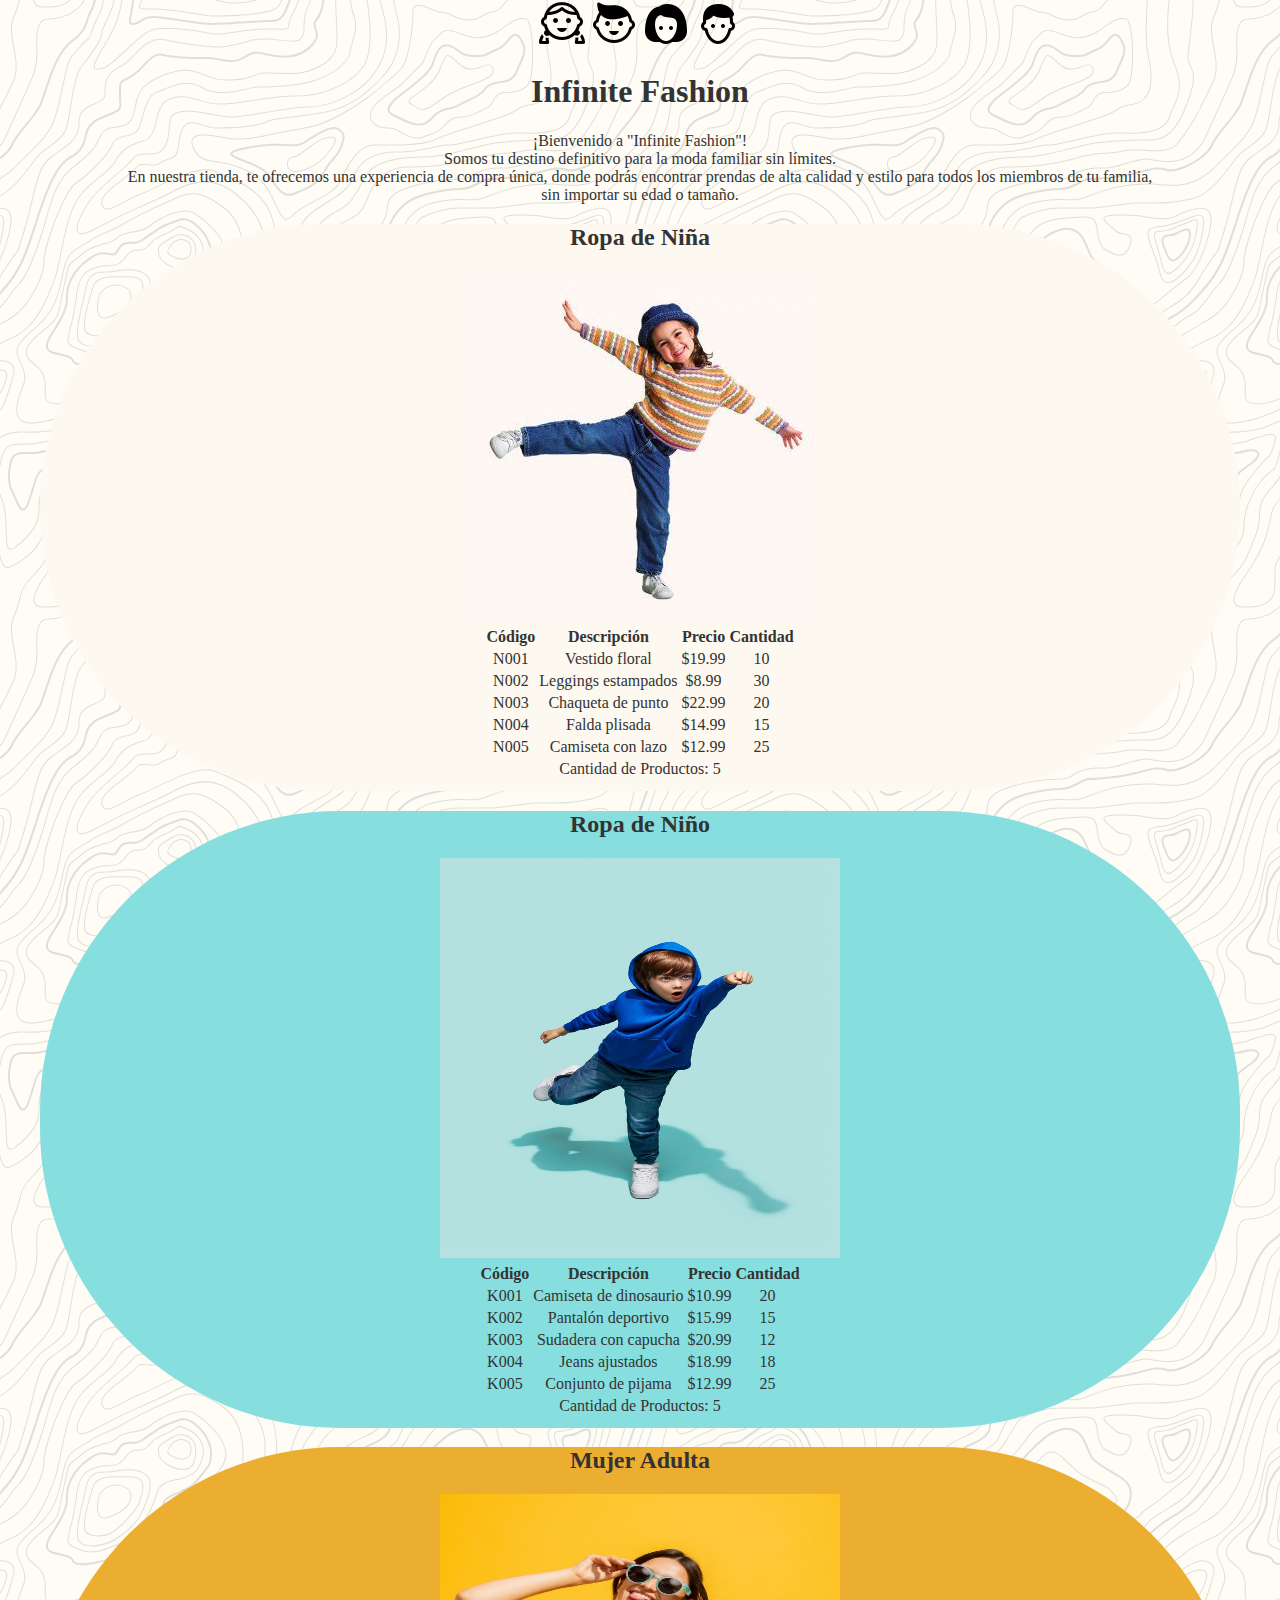
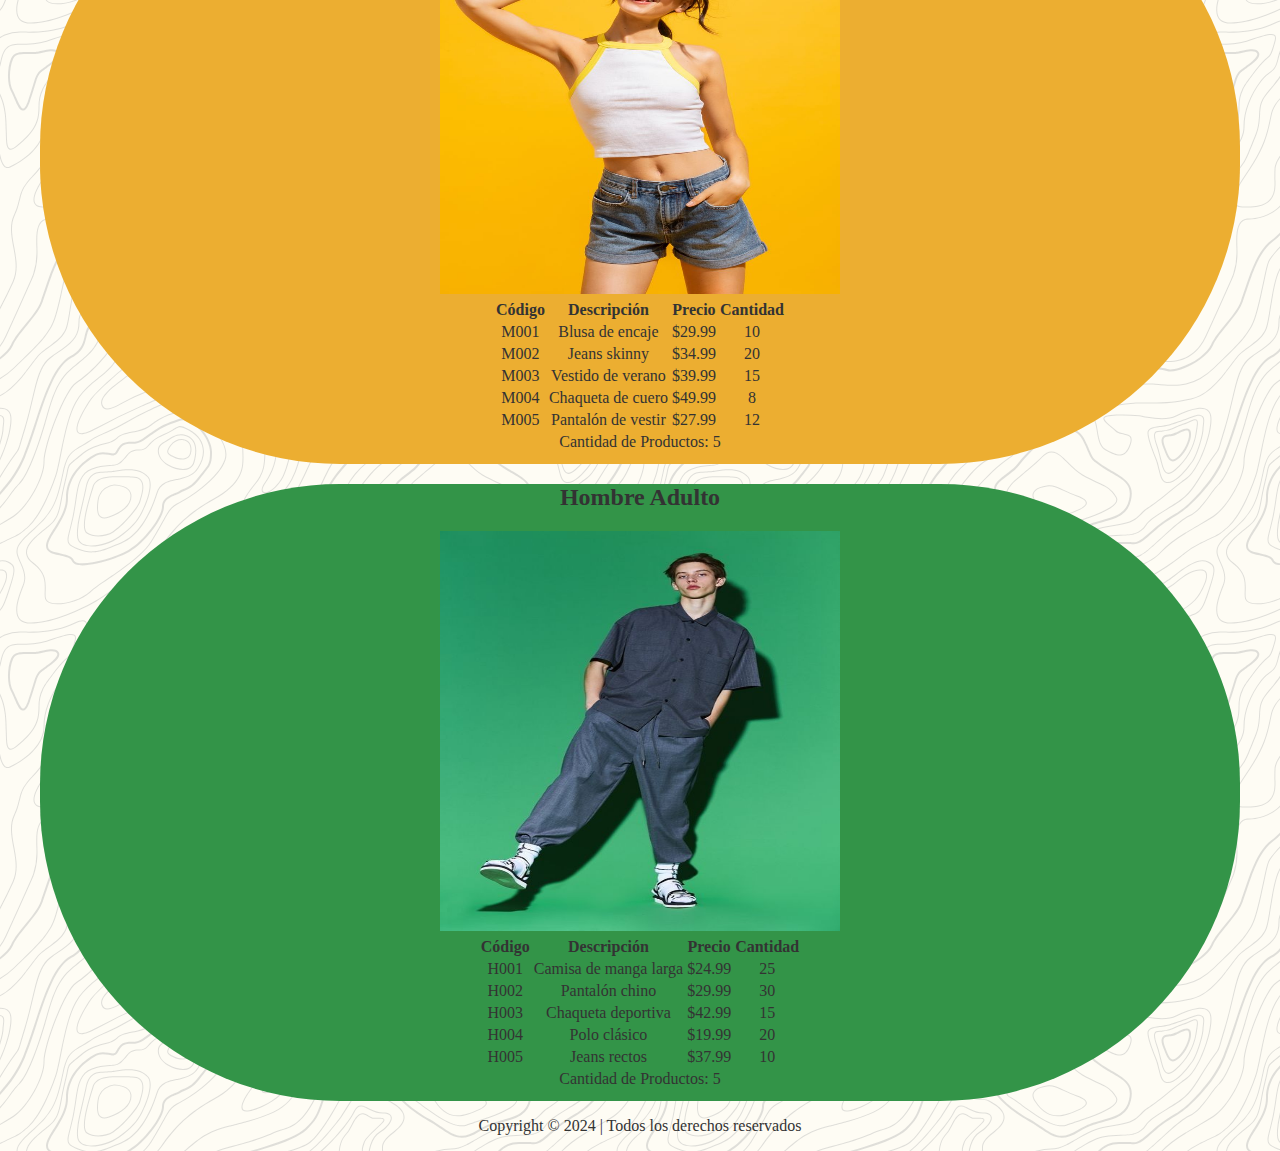
<file: index.html>
<!DOCTYPE html>
<html lang="es">

<head>
    <meta charset="UTF-8">
    <meta name="viewport" content="width=device-width, initial-scale=1.0">
    <title>Infinite Fashion Co. </title>
    <link rel="stylesheet" href="css/style.css">
    
</head>
<body class="index">
    <header>
        <nav>
            <a href="girl.html"><img src="img/icons8-niña-48.png" alt=""></a>
            <a href="boy.html"><img src="img/icons8-niño-48.png" alt=""></a>
            <a href="women.html"><img src="img/icons8-mujer-48.png" alt=""></a>
            <a href="men.html"><img src="img/icons8-hombre-48.png" alt=""></a>

    </nav>
    <h1>Infinite Fashion</h1>
    <p>¡Bienvenido a "Infinite Fashion"!<br>
     Somos tu destino definitivo para la moda familiar sin límites. <br>
     En nuestra tienda, te ofrecemos una experiencia de compra única, donde podrás encontrar prendas de alta calidad y estilo para todos los miembros de tu familia, <br>
     sin importar su edad o tamaño.</p>
    </header>

        <!-- Tablas con información de productos -->
        <!-- Ropa de Niña -->
             <section class="girl">
            <h2>Ropa de Niña</h2>
            <img src="img/Girl.jpg" alt="Girl">
            <table class="girl">
                <!-- Datos de productos -->
                <thead>
                    <tr>
                        <th>Código</th>
                        <th>Descripción</th>
                        <th>Precio</th>
                        <th>Cantidad</th>
                    </tr>
                </thead>
                <tbody>
                    <tr>
                        <td>N001</td>
                        <td>Vestido floral</td>
                        <td>$19.99</td>
                        <td>10</td>
                    </tr>
                    <tr>
                        <td>N002</td>
                        <td>Leggings estampados</td>
                        <td>$8.99</td>
                        <td>30</td>
                    </tr>
                    <tr>
                        <td>N003</td>
                        <td>Chaqueta de punto</td>
                        <td>$22.99</td>
                        <td>20</td>
                    </tr>
                    <tr>
                        <td>N004</td>
                        <td>Falda plisada</td>
                        <td>$14.99</td>
                        <td>15</td>
                    </tr>
                    <tr>
                        <td>N005</td>
                        <td>Camiseta con lazo</td>
                        <td>$12.99</td>
                        <td>25</td>
                    </tr>
                    <tfoot>
                        <tr>
                            <td colspan="4">
                                Cantidad de Productos:
                                <span class="cantidad">5</span>
                            </td>
                        </tr>
                    </tfoot>
            </table>
        </section>
        <!-- Ropa de Niño -->
           <section class="boy">
            <h2>Ropa de Niño</h2>
            <img src="img/LA PARISIENNE.jpg" width="400px" height="400px">
            <table class="boy">
                <!-- Datos de productos -->
                <thead>
                    <tr>
                        <th>Código</th>
                        <th>Descripción</th>
                        <th>Precio</th>
                        <th>Cantidad</th>
                    </tr>
                </thead>
                <tbody>
                    <tr>
                        <td>K001</td>
                        <td>Camiseta de dinosaurio</td>
                        <td>$10.99</td>
                        <td>20</td>
                    </tr>
                    <tr>
                        <td>K002</td>
                        <td>Pantalón deportivo</td>
                        <td>$15.99</td>
                        <td>15</td>
                    </tr>
                    <tr>
                        <td>K003</td>
                        <td>Sudadera con capucha</td>
                        <td>$20.99</td>
                        <td>12</td>
                    </tr>
                    <tr>
                        <td>K004</td>
                        <td>Jeans ajustados</td>
                        <td>$18.99</td>
                        <td>18</td>
                    </tr>
                    <tr>
                        <td>K005</td>
                        <td>Conjunto de pijama</td>
                        <td>$12.99</td>
                        <td>25</td>
                    </tr>
                </tbody>
                <tfoot>
                    <tr>
                        <td colspan="4">
                            Cantidad de Productos:
                            <span class="cantidad">5</span>
                        </td>
                    </tr>
                </tfoot>
            </table>
        </section>
        <!-- Mujer Adulta -->
          <section class="women">
            <h2>Mujer Adulta</h2>
            <img src="img/descarga (1).jpg" width="400" height="400">
            <table class="women">
                <!-- Datos de productos -->
                <thead>
                    <tr>
                        <th>C&oacute;digo</th>
                        <th>Descripci&oacute;n</th>
                        <th>Precio</th>
                        <th>Cantidad</th>
                    </tr>
                </thead>
                <tbody>
                    <tr>
                        <td>M001</td>
                        <td>Blusa de encaje</td>
                        <td>$29.99</td>
                        <td>10</td>
                    </tr>
                    <tr>
                        <td>M002</td>
                        <td>Jeans skinny</td>
                        <td>$34.99</td>
                        <td>20</td>
                    </tr>
                    <tr>
                        <td>M003</td>
                        <td>Vestido de verano</td>
                        <td>$39.99</td>
                        <td>15</td>
                    </tr>
                    <tr>
                        <td>M004</td>
                        <td>Chaqueta de cuero</td>
                        <td>$49.99</td>
                        <td>8</td>
                    </tr>
                    <tr>
                        <td>M005</td>
                        <td>Pantal&oacute;n de vestir</td>
                        <td>$27.99</td>
                        <td>12</td>
                    </tr>
                </tbody>
                <tfoot>
                    <tr>
                        <td colspan="4">
                            Cantidad de Productos:
                            <span class="cantidad">5</span>
                        </td>
                    </tr>
                </tfoot>
            </table>
        </section>
        <!-- Hombre Adulto -->
        <section class="men">
            <h2>Hombre Adulto</h2>
            <img src="img/Ail.jpg" width="400" height="400">
            <table class="men">
                <!-- Datos de productos -->
                <thead>
                    <tr>
                        <th>C&oacute;digo</th>
                        <th>Descripci&oacute;n</th>
                        <th>Precio</th>
                        <th>Cantidad</th>
                    </tr>
                </thead>
                <tbody>
                    <tr>
                        <td>H001</td>
                        <td>Camisa de manga larga</td>
                        <td>$24.99</td>
                        <td>25</td>
                    </tr>
                    <tr>
                        <td>H002</td>
                        <td>Pantal&oacute;n chino</td>
                        <td>$29.99</td>
                        <td>30</td>
                    </tr>
                    <tr>
                        <td>H003</td>
                        <td>Chaqueta deportiva</td>
                        <td>$42.99</td>
                        <td>15</td>
                    </tr>
                    <tr>
                        <td>H004</td>
                        <td>Polo cl&aacute;sico</td>
                        <td>$19.99</td>
                        <td>20</td>
                    </tr>
                    <tr>
                        <td>H005</td>
                        <td>Jeans rectos</td>
                        <td>$37.99</td>
                        <td>10</td>
                    </tr>
                </tbody>
                <tfoot>
                    <tr>
                        <td colspan="4">
                            Cantidad de Productos:
                            <span class="cantidad">5</span>
                        </td>
                    </tr>
                </tfoot>
            </table>
        </section>
        <footer>
            <p>Copyright &copy; 2024  |  Todos los derechos reservados</p>
            
        </footer>
</body>

</html>
</file>
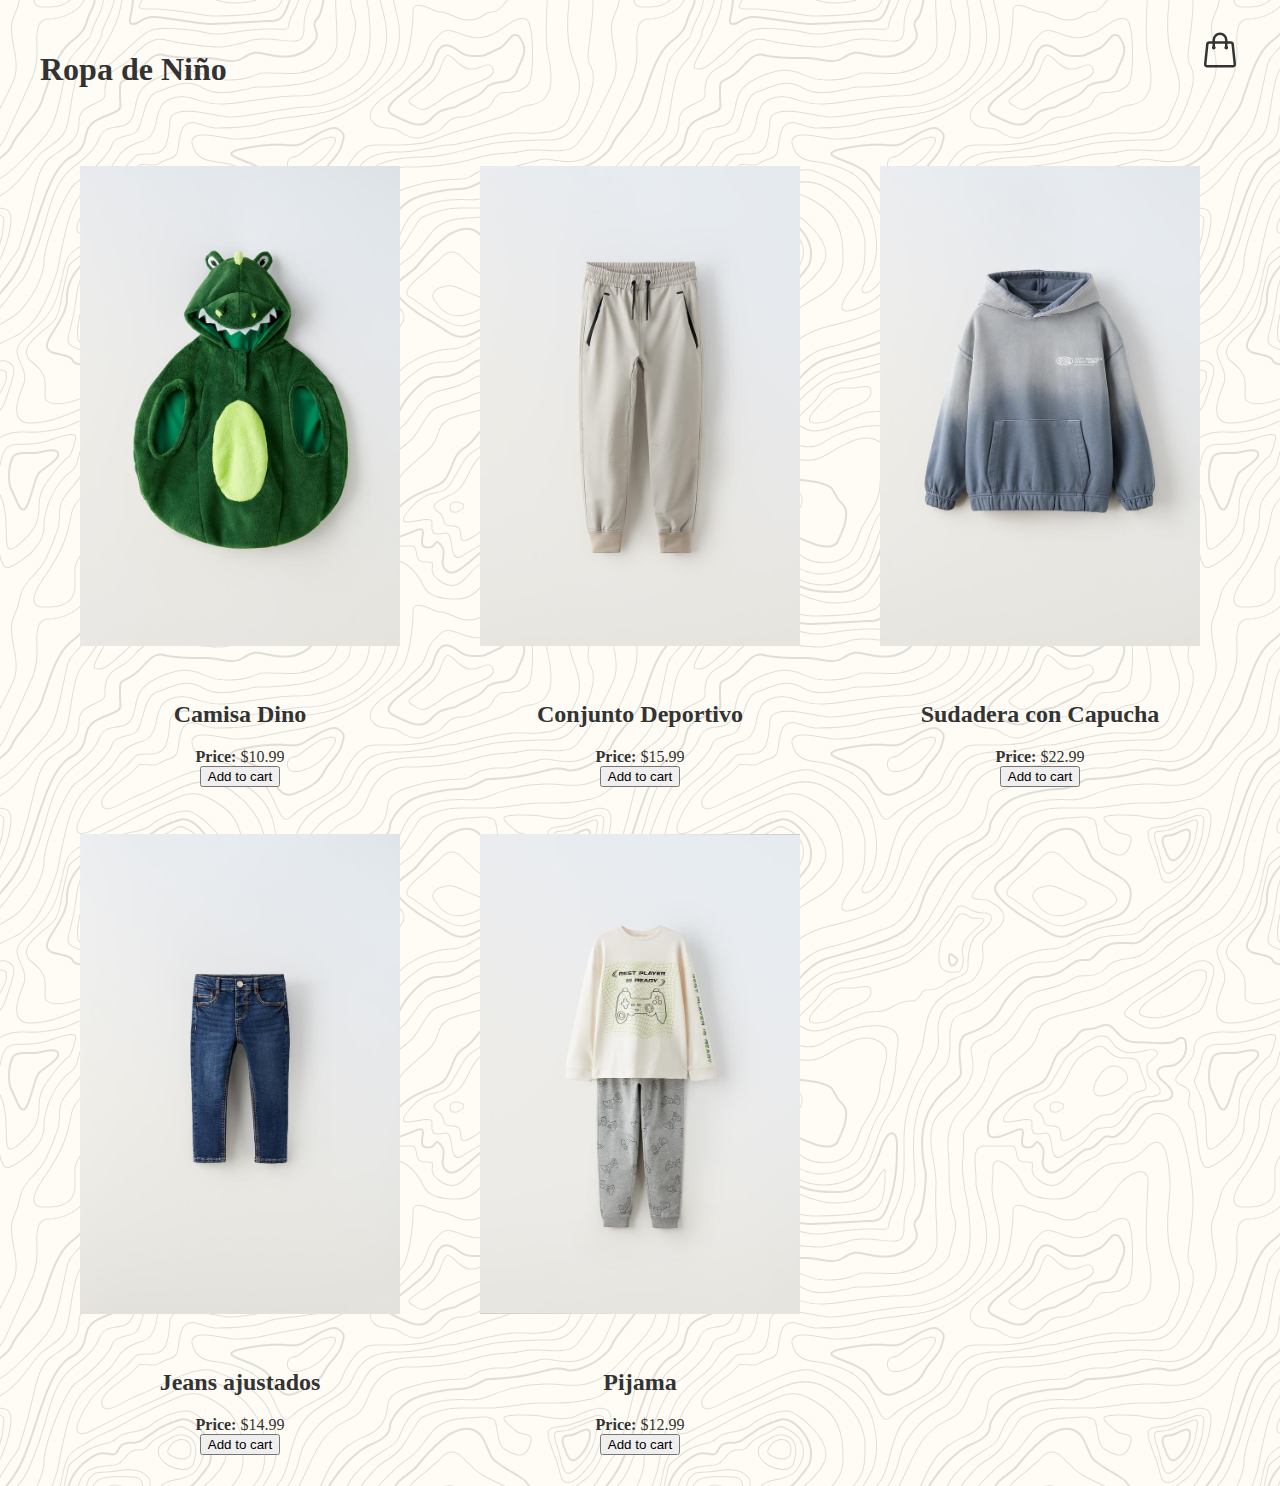
<file: boy.html>
<!DOCTYPE html>
<html lang="en">

<head>
  <meta charset="UTF-8">
  <meta name="viewport" content="width=device-width, initial-scale=1.0">
  <title>Boy</title>
  <link rel="stylesheet" href="css/style.css">
</head>

<body class="girl">
  <header class="girl">
    <h1>Ropa de Niño</h1>
    <div class="container-icon">
      <svg xmlns="http://www.w3.org/2000/svg" fill="none" viewBox="0 0 24 24" stroke-width="1.5" stroke="currentColor"
        class="icon-cart">
        <path stroke-linecap="round" stroke-linejoin="round"
          d="M15.75 10.5V6a3.75 3.75 0 1 0-7.5 0v4.5m11.356-1.993 1.263 12c.07.665-.45 1.243-1.119 1.243H4.25a1.125 1.125 0 0 1-1.12-1.243l1.264-12A1.125 1.125 0 0 1 5.513 7.5h12.974c.576 0 1.059.435 1.119 1.007ZM8.625 10.5a.375.375 0 1 1-.75 0 .375.375 0 0 1 .75 0Zm7.5 0a.375.375 0 1 1-.75 0 .375.375 0 0 1 .75 0Z" />
      </svg>
    </div>
  </header>
  <div class="container-items">
    <div class="item">
      <figure>
        <img src="img/dino.jpg" alt="Product" width="500px">
        <figcaption></figcaption>
      </figure>
      <div class="info-product">
        <h2>Camisa Dino</h2>
        <p><strong>Price:</strong> 	$10.99<br>
          <button>Add to cart</button>
      </div>
    </div>
    <div class="item">
      <figure>
        <img src="img/deportivo.jpg" alt="Product" width="500px">
        <figcaption></figcaption>
      </figure>
      <div class="info-product">
        <h2>Conjunto Deportivo</h2>
        <p><strong>Price:</strong>	$15.99<br>
          <button>Add to cart</button>
      </div>
    </div>
    <div class="item">
      <figure>
        <img src="img/sudadera.jpg" alt="Product" width="500px">
        <figcaption></figcaption>
      </figure>
      <div class="info-product">
        <h2>Sudadera con Capucha</h2>
        <p><strong>Price:</strong> $22.99 <br>
          <button>Add to cart</button>
      </div>
    </div>
    <div class="item">
      <figure>
        <img src="img/jeans.jpg" alt="Product" width="500px">
        <figcaption></figcaption>
      </figure>
      <div class="info-product">
        <h2>Jeans ajustados</h2>
        <p><strong>Price:</strong> $14.99 <br>
          <button>Add to cart</button>
      </div>
    </div>
    <div class="item">
      <figure>
        <img src="img/pijama.jpg" alt="Product" width="500px">
        <figcaption></figcaption>
      </figure>
      <div class="info-product">
        <h2>Pijama</h2>
        <p><strong>Price:</strong> $12.99 <br>
          <button>Add to cart</button>
      </div>
    </div>
  </div>

</body>

</html>
</file>
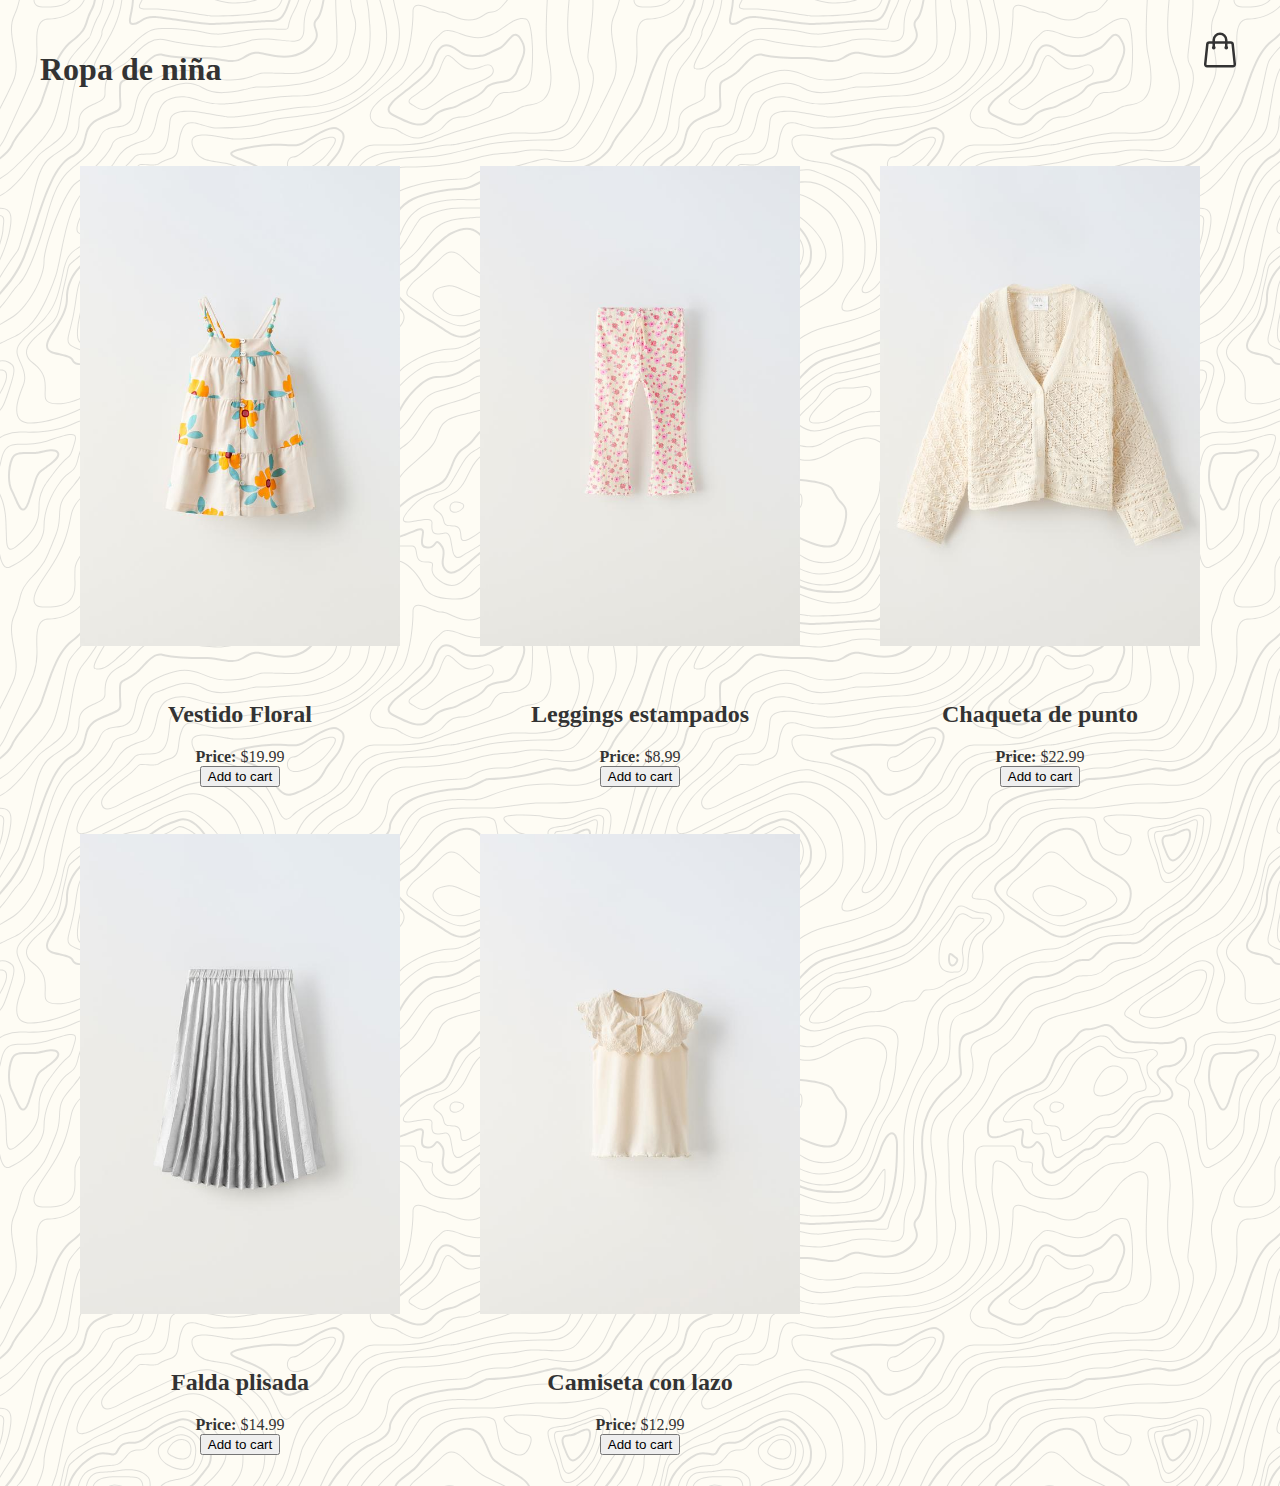
<file: girl.html>
<!DOCTYPE html>
<html lang="en">

<head>
  <meta charset="UTF-8">
  <meta name="viewport" content="width=device-width, initial-scale=1.0">
  <title>Girl</title>
  <link rel="stylesheet" href="css/style.css">
</head>

<body class="girl">
  <header class="girl">
    <h1>Ropa de niña</h1>
    <div class="container-icon">
      <svg xmlns="http://www.w3.org/2000/svg" fill="none" viewBox="0 0 24 24" stroke-width="1.5" stroke="currentColor"
        class="icon-cart">
        <path stroke-linecap="round" stroke-linejoin="round"
          d="M15.75 10.5V6a3.75 3.75 0 1 0-7.5 0v4.5m11.356-1.993 1.263 12c.07.665-.45 1.243-1.119 1.243H4.25a1.125 1.125 0 0 1-1.12-1.243l1.264-12A1.125 1.125 0 0 1 5.513 7.5h12.974c.576 0 1.059.435 1.119 1.007ZM8.625 10.5a.375.375 0 1 1-.75 0 .375.375 0 0 1 .75 0Zm7.5 0a.375.375 0 1 1-.75 0 .375.375 0 0 1 .75 0Z" />
      </svg>
    </div>
  </header>
  <div class="container-items">
    <div class="item">
      <figure>
        <img src="vestidoFloral.jpg" alt="Product" width="500px">
        <figcaption></figcaption>
      </figure>
      <div class="info-product">
        <h2>Vestido Floral</h2>
        <p><strong>Price:</strong> $19.99<br>
          <button>Add to cart</button>
      </div>
    </div>
    <div class="item">
      <figure>
        <img src="img/legginsEstampados.jpg" alt="Product" width="500px">
        <figcaption></figcaption>
      </figure>
      <div class="info-product">
        <h2>Leggings estampados</h2>
        <p><strong>Price:</strong> $8.99<br>
          <button>Add to cart</button>
      </div>
    </div>
    <div class="item">
      <figure>
        <img src="img/chaqueta.jpg" alt="Product" width="500px">
        <figcaption></figcaption>
      </figure>
      <div class="info-product">
        <h2>Chaqueta de punto</h2>
        <p><strong>Price:</strong> $22.99 <br>
          <button>Add to cart</button>
      </div>
    </div>
    <div class="item">
      <figure>
        <img src="img/faldaPlisada.jpg" alt="Product" width="500px">
        <figcaption></figcaption>
      </figure>
      <div class="info-product">
        <h2>Falda plisada</h2>
        <p><strong>Price:</strong> $14.99 <br>
          <button>Add to cart</button>
      </div>
    </div>
    <div class="item">
      <figure>
        <img src="img/camisetaLazo.jpg" alt="Product" width="500px">
        <figcaption></figcaption>
      </figure>
      <div class="info-product">
        <h2>Camiseta con lazo</h2>
        <p><strong>Price:</strong> $12.99 <br>
          <button>Add to cart</button>
      </div>
    </div>
  </div>

</body>

</html>
</file>
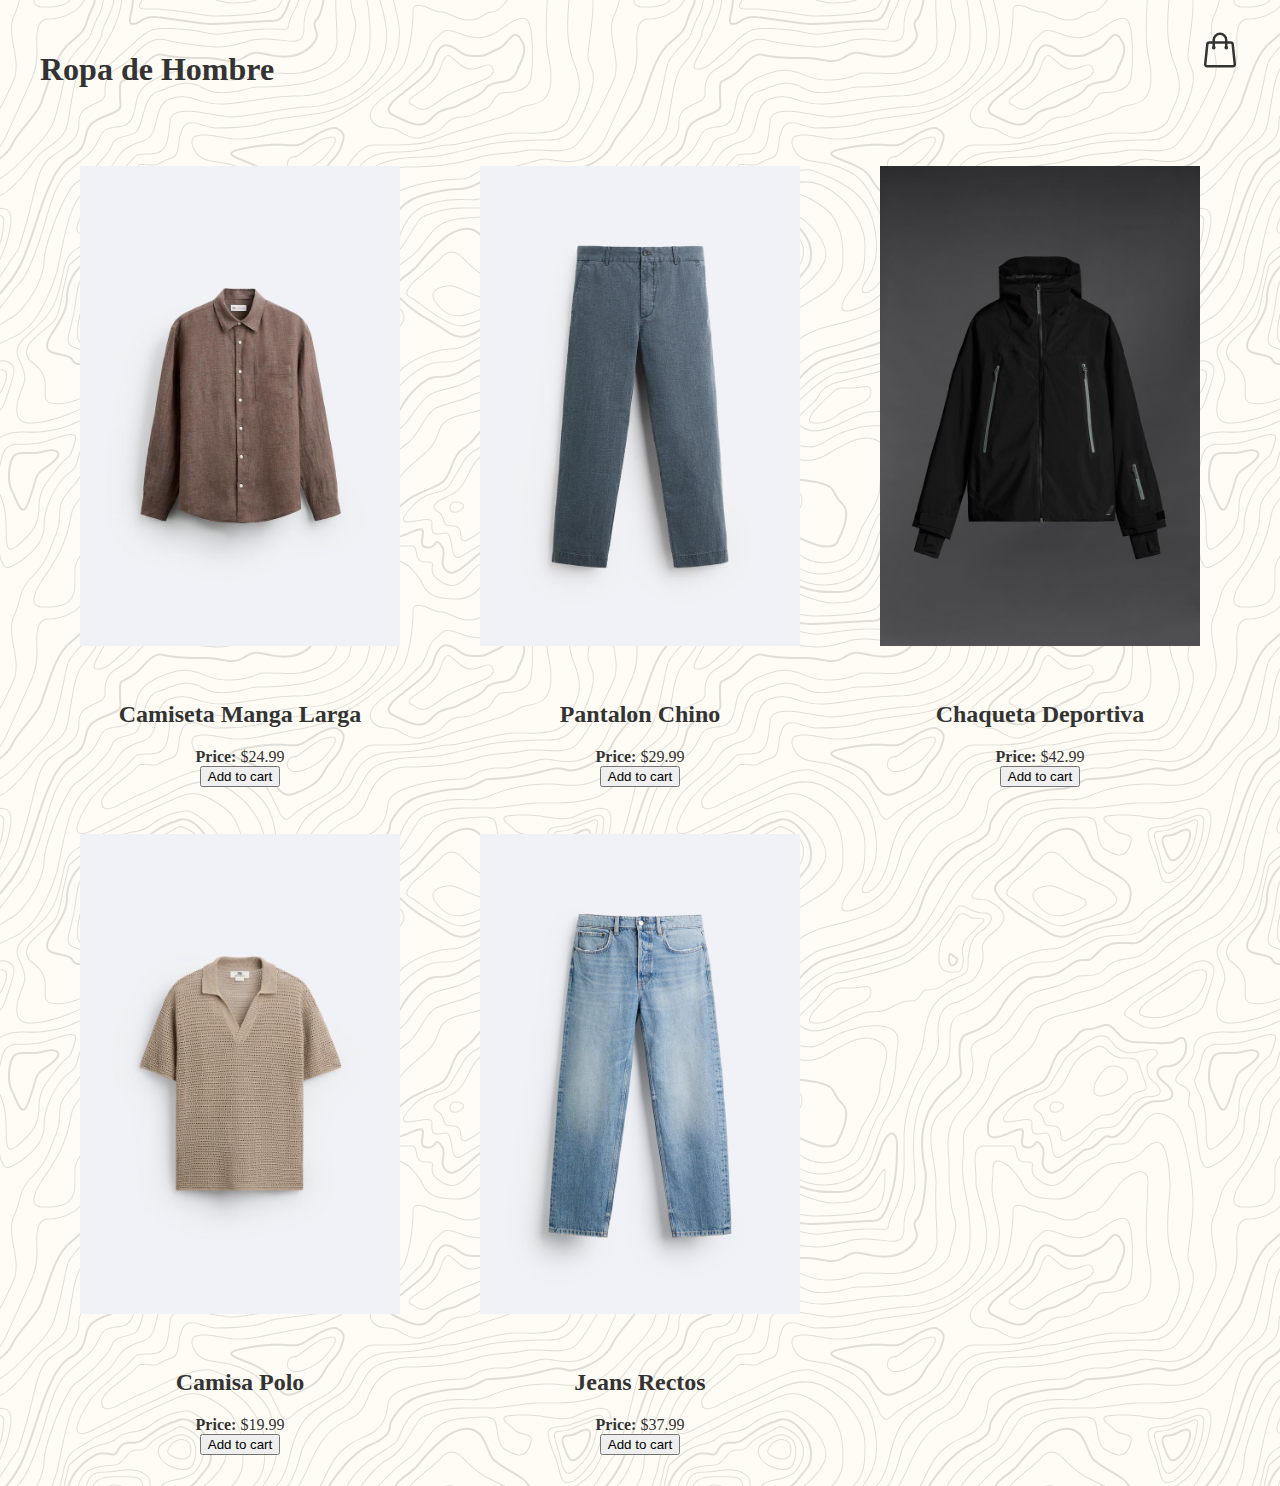
<file: men.html>
<!DOCTYPE html>
<html lang="en">

<head>
  <meta charset="UTF-8">
  <meta name="viewport" content="width=device-width, initial-scale=1.0">
  <title>Men</title>
  <link rel="stylesheet" href="css/style.css">
</head>

<body class="girl">
  <header class="girl">
    <h1>Ropa de Hombre</h1>
    <div class="container-icon">
      <svg xmlns="http://www.w3.org/2000/svg" fill="none" viewBox="0 0 24 24" stroke-width="1.5" stroke="currentColor"
        class="icon-cart">
        <path stroke-linecap="round" stroke-linejoin="round"
          d="M15.75 10.5V6a3.75 3.75 0 1 0-7.5 0v4.5m11.356-1.993 1.263 12c.07.665-.45 1.243-1.119 1.243H4.25a1.125 1.125 0 0 1-1.12-1.243l1.264-12A1.125 1.125 0 0 1 5.513 7.5h12.974c.576 0 1.059.435 1.119 1.007ZM8.625 10.5a.375.375 0 1 1-.75 0 .375.375 0 0 1 .75 0Zm7.5 0a.375.375 0 1 1-.75 0 .375.375 0 0 1 .75 0Z" />
      </svg>
    </div>
  </header>
  <div class="container-items">
    <div class="item">
      <figure>
        <img src="img/mangaLarga.jpg" alt="Product" width="500px">
        <figcaption></figcaption>
      </figure>
      <div class="info-product">
        <h2>Camiseta Manga Larga</h2>
        <p><strong>Price:</strong> $24.99<br>
          <button>Add to cart</button>
      </div>
    </div>
    <div class="item">
      <figure>
        <img src="img/chino.jpg" alt="Product" width="500px">
        <figcaption></figcaption>
      </figure>
      <div class="info-product">
        <h2>Pantalon Chino</h2>
        <p><strong>Price:</strong> $29.99<br>
          <button>Add to cart</button>
      </div>
    </div>
    <div class="item">
      <figure>
        <img src="img/chaquetaDeportiva.jpg" alt="Product" width="500px">
        <figcaption></figcaption>
      </figure>
      <div class="info-product">
        <h2>Chaqueta Deportiva</h2>
        <p><strong>Price:</strong> 	$42.99 <br>
          <button>Add to cart</button>
      </div>
    </div>
    <div class="item">
      <figure>
        <img src="img/polo.jpg" alt="Product" width="500px">
        <figcaption></figcaption>
      </figure>
      <div class="info-product">
        <h2>Camisa Polo</h2>
        <p><strong>Price:</strong> $19.99 <br>
          <button>Add to cart</button>
      </div>
    </div>
    <div class="item">
      <figure>
        <img src="img/rectos.jpg" alt="Product" width="500px">
        <figcaption></figcaption>
      </figure>
      <div class="info-product">
        <h2>Jeans Rectos</h2>
        <p><strong>Price:</strong> 	$37.99 <br>
          <button>Add to cart</button>
      </div>
    </div>
  </div>

</body>

</html>
</file>
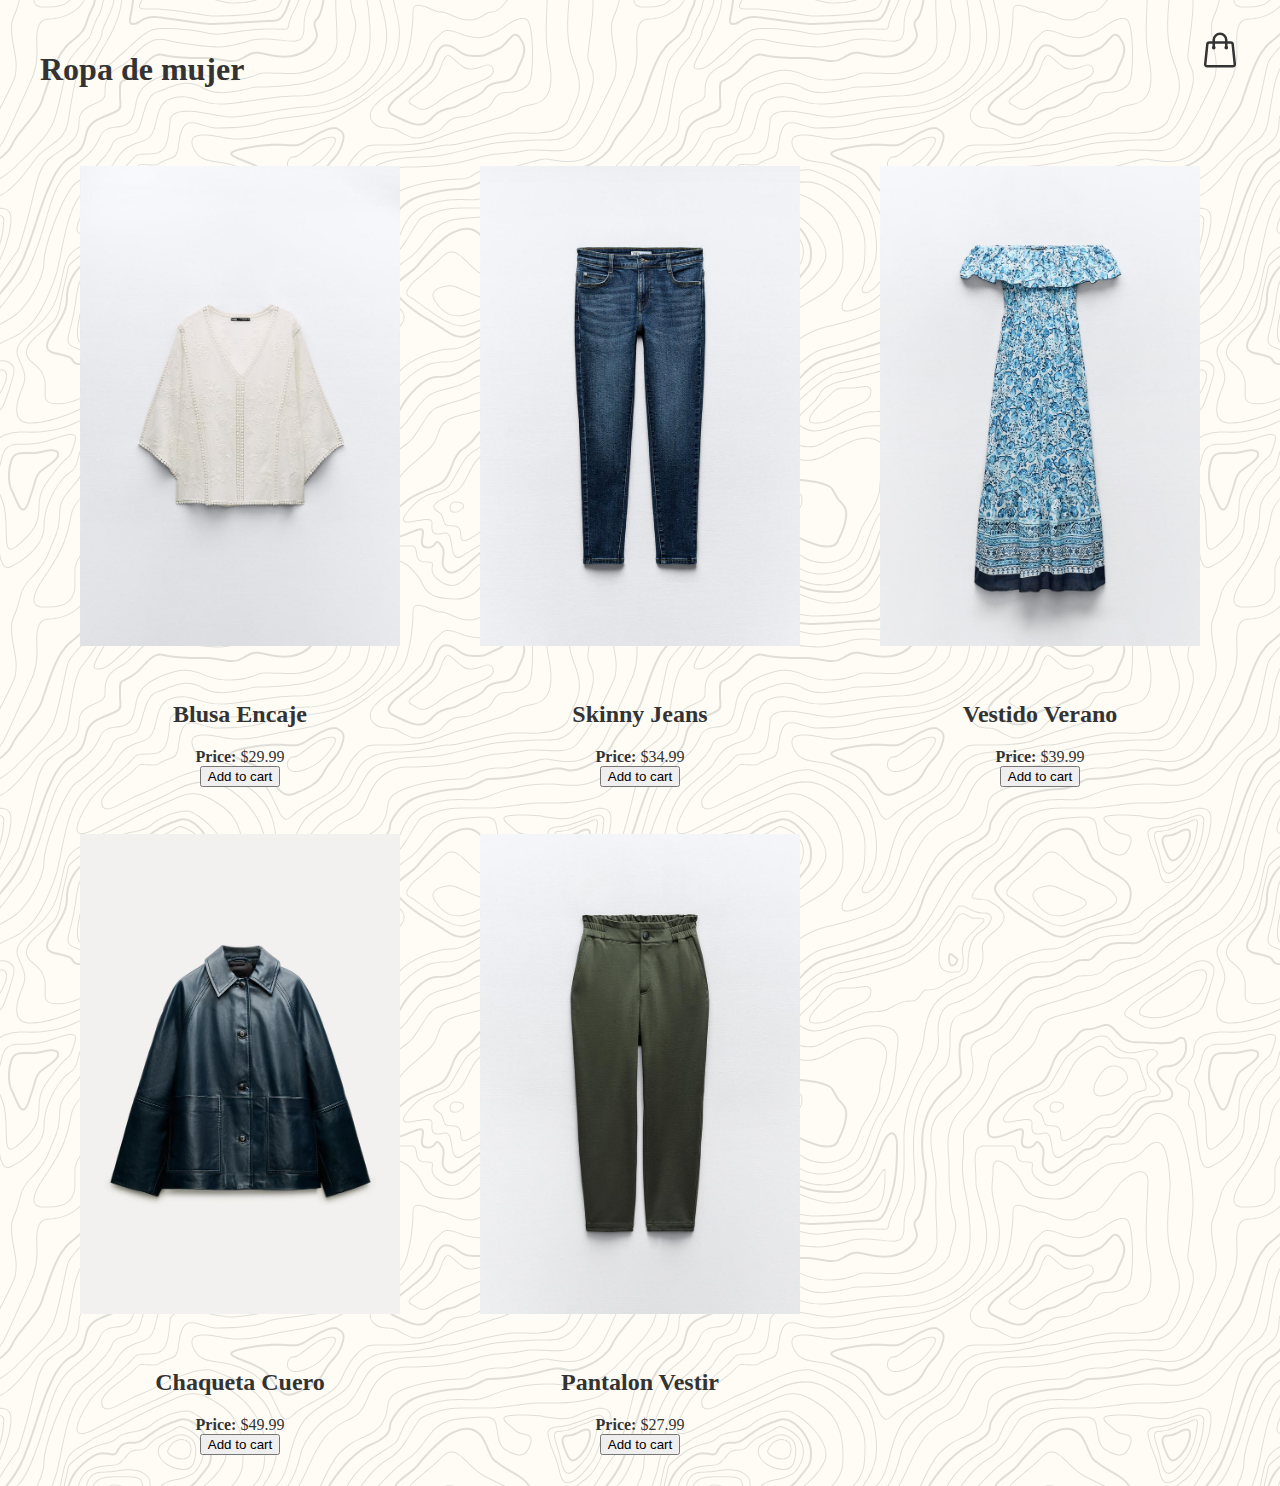
<file: women.html>
<!DOCTYPE html>
<html lang="en">

<head>
  <meta charset="UTF-8">
  <meta name="viewport" content="width=device-width, initial-scale=1.0">
  <title>Women</title>
  <link rel="stylesheet" href="css/style.css">
</head>

<body class="girl">
  <header class="girl">
    <h1>Ropa de mujer</h1>
    <div class="container-icon">
      <svg xmlns="http://www.w3.org/2000/svg" fill="none" viewBox="0 0 24 24" stroke-width="1.5" stroke="currentColor"
        class="icon-cart">
        <path stroke-linecap="round" stroke-linejoin="round"
          d="M15.75 10.5V6a3.75 3.75 0 1 0-7.5 0v4.5m11.356-1.993 1.263 12c.07.665-.45 1.243-1.119 1.243H4.25a1.125 1.125 0 0 1-1.12-1.243l1.264-12A1.125 1.125 0 0 1 5.513 7.5h12.974c.576 0 1.059.435 1.119 1.007ZM8.625 10.5a.375.375 0 1 1-.75 0 .375.375 0 0 1 .75 0Zm7.5 0a.375.375 0 1 1-.75 0 .375.375 0 0 1 .75 0Z" />
      </svg>
    </div>
  </header>
  <div class="container-items">
    <div class="item">
      <figure>
        <img src="img/blusaEncaje.jpg" alt="Product" width="500px">
        <figcaption></figcaption>
      </figure>
      <div class="info-product">
        <h2>Blusa Encaje</h2>
        <p><strong>Price:</strong> $29.99<br>
          <button>Add to cart</button>
      </div>
    </div>
    <div class="item">
      <figure>
        <img src="img/skinny.jpg" alt="Product" width="500px">
        <figcaption></figcaption>
      </figure>
      <div class="info-product">
        <h2>Skinny Jeans</h2>
        <p><strong>Price:</strong> $34.99<br>
          <button>Add to cart</button>
      </div>
    </div>
    <div class="item">
      <figure>
        <img src="img/vestidoVerano.jpg" alt="Product" width="500px">
        <figcaption></figcaption>
      </figure>
      <div class="info-product">
        <h2>Vestido Verano</h2>
        <p><strong>Price:</strong> $39.99<br>
          <button>Add to cart</button>
      </div>
    </div>
    <div class="item">
      <figure>
        <img src="img/chaquetaCuero.jpg" alt="Product" width="500px">
        <figcaption></figcaption>
      </figure>
      <div class="info-product">
        <h2>Chaqueta Cuero</h2>
        <p><strong>Price:</strong> $49.99 <br>
          <button>Add to cart</button>
      </div>
    </div>
    <div class="item">
      <figure>
        <img src="img/pantalonVestir.jpg" alt="Product" width="500px">
        <figcaption></figcaption>
      </figure>
      <div class="info-product">
        <h2>Pantalon Vestir</h2>
        <p><strong>Price:</strong> $27.99 <br>
          <button>Add to cart</button>
      </div>
    </div>
  </div>

</body>

</html>
</file>
<file: css/style.css>
*::after
*::before
*{
 margin: 0;
 padding: 0;
 box-sizing: border-box;
}
body.index{
    margin: 0 auto;
    text-align: center;
    max-width: 1200px;
    font-family: 'Lato';
    color: #333;
    background-color: #fefcf4;
    background-image: url("data:image/svg+xml,%3Csvg xmlns='http://www.w3.org/2000/svg' width='600' height='600' viewBox='0 0 600 600'%3E%3Cpath fill='%23b1b1b1' fill-opacity='0.4' d='M600 325.1v-1.17c-6.5 3.83-13.06 7.64-14.68 8.64-10.6 6.56-18.57 12.56-24.68 19.09-5.58 5.95-12.44 10.06-22.42 14.15-1.45.6-2.96 1.2-4.83 1.9l-4.75 1.82c-9.78 3.75-14.8 6.27-18.98 10.1-4.23 3.88-9.65 6.6-16.77 8.84-1.95.6-3.99 1.17-6.47 1.8l-6.14 1.53c-5.29 1.35-8.3 2.37-10.54 3.78-3.08 1.92-6.63 3.26-12.74 5.03a384.1 384.1 0 0 1-4.82 1.36c-2.04.58-3.6 1.04-5.17 1.52a110.03 110.03 0 0 0-11.2 4.05c-2.7 1.15-5.5 3.93-8.78 8.4a157.68 157.68 0 0 0-6.15 9.2c-5.75 9.07-7.58 11.74-10.24 14.51a50.97 50.97 0 0 1-4.6 4.22c-2.33 1.9-10.39 7.54-11.81 8.74a14.68 14.68 0 0 0-3.67 4.15c-1.24 2.3-1.9 4.57-2.78 8.87-2.17 10.61-3.52 14.81-8.2 22.1-4.07 6.33-6.8 9.88-9.83 12.99-.47.48-.95.96-1.5 1.48l-3.75 3.56c-1.67 1.6-3.18 3.12-4.86 4.9a42.44 42.44 0 0 0-9.89 16.94c-2.5 8.13-2.72 15.47-1.76 27.22.47 5.82.51 6.36.51 8.18 0 10.51.12 17.53.63 25.78.24 4.05.56 7.8.97 11.22h.9c-1.13-9.58-1.5-21.83-1.5-37 0-1.86-.04-2.4-.52-8.26-.94-11.63-.72-18.87 1.73-26.85a41.44 41.44 0 0 1 9.65-16.55c1.67-1.76 3.18-3.27 4.83-4.85.63-.6 3.13-2.96 3.75-3.57a71.6 71.6 0 0 0 1.52-1.5c3.09-3.16 5.86-6.76 9.96-13.15 4.77-7.42 6.15-11.71 8.34-22.44.86-4.21 1.5-6.4 2.68-8.6.68-1.25 1.79-2.48 3.43-3.86 1.38-1.15 9.43-6.8 11.8-8.72 1.71-1.4 3.26-2.81 4.7-4.3 2.72-2.85 4.56-5.54 10.36-14.67a156.9 156.9 0 0 1 6.1-9.15c3.2-4.33 5.9-7.01 8.37-8.07 3.5-1.5 7.06-2.77 11.1-4.02a233.84 233.84 0 0 1 7.6-2.2l2.38-.67c6.19-1.79 9.81-3.16 12.98-5.15 2.14-1.33 5.08-2.33 10.27-3.65l6.14-1.53c2.5-.63 4.55-1.2 6.52-1.82 7.24-2.27 12.79-5.06 17.15-9.05 4.05-3.72 9-6.2 18.66-9.9l4.75-1.82c1.87-.72 3.39-1.31 4.85-1.91 10.1-4.15 17.07-8.32 22.76-14.4 6.05-6.45 13.95-12.4 24.49-18.92 1.56-.96 7.82-4.6 14.15-8.33v-64.58c-4 8.15-8.52 14.85-12.7 17.9-2.51 1.82-5.38 4.02-9.04 6.92a1063.87 1063.87 0 0 0-6.23 4.98l-1.27 1.02a2309.25 2309.25 0 0 1-4.87 3.9c-7.55 6-12.9 10.05-17.61 13.19-3.1 2.06-3.86 2.78-8.06 7.13-5.84 6.07-11.72 8.62-29.15 10.95-11.3 1.5-20.04 4.91-30.75 11.07-1.65.94-7.27 4.27-6.97 4.1-2.7 1.58-4.69 2.69-6.64 3.66-5.63 2.8-10.47 4.17-15.71 4.17-17.13 0-41.44 11.51-51.63 22.83-12.05 13.4-31.42 27.7-45.25 31.16-7.4 1.85-11.85 7.05-14.04 14.69-1.26 4.4-1.58 8.28-1.58 13.82 0 .82.01.98.24 3.63.45 5.18.35 8.72-.77 13.26-1.53 6.2-4.89 12.6-10.59 19.43-13.87 16.65-22.88 46.58-22.88 71.68 0 2.39.02 4.26.06 8.75.12 10.8.1 15.8-.22 21.95-.56 11.18-2.09 20.73-5 29.3h-1.05c2.94-8.56 4.49-18.12 5.05-29.35.31-6.13.34-11.1.22-21.9-.04-4.48-.06-6.36-.06-8.75 0-25.32 9.07-55.47 23.12-72.32 5.6-6.72 8.88-12.99 10.38-19.03 1.09-4.4 1.18-7.85.74-12.93-.23-2.7-.24-2.86-.24-3.72 0-5.62.32-9.57 1.62-14.1 2.28-7.95 6.97-13.44 14.76-15.39 13.6-3.4 32.82-17.59 44.75-30.84C409 360.14 433.58 348.5 451 348.5c5.07 0 9.77-1.33 15.26-4.07 1.93-.96 3.9-2.05 6.58-3.62-.3.18 5.33-3.16 6.98-4.11 10.82-6.21 19.66-9.67 31.11-11.2 17.23-2.3 22.9-4.75 28.57-10.64 4.25-4.41 5.04-5.16 8.22-7.28 4.68-3.11 10.01-7.14 17.55-13.14a1113.33 1113.33 0 0 0 4.86-3.89l1.28-1.02a4668.54 4668.54 0 0 1 6.23-4.98c3.67-2.9 6.55-5.12 9.07-6.95 4.37-3.19 9.16-10.56 13.29-19.4v66.9zm0-116.23c-.62.01-1.27.06-1.95.13-6.13.63-13.83 3.45-21.83 7.45-3.64 1.82-8.46 2.67-14.17 2.71-4.7.04-9.72-.47-14.73-1.33-1.7-.3-3.26-.61-4.67-.93a31.55 31.55 0 0 0-3.55-.57 273.4 273.4 0 0 0-16.66-.88c-10.42-.16-17.2.74-17.97 2.73-.38.97.6 2.55 3.03 4.87 1.01.97 2.22 2.03 4.04 3.55a1746.07 1746.07 0 0 0 4.79 4.02c1.39 1.2 3.1 1.92 5.5 2.5.7.16.86.2 2.64.54 3.53.7 5.03 1.25 6.15 2.63 1.41 1.76 1.4 4.54-.15 8.88-2.44 6.83-5.72 10.05-10.19 10.33-3.63.23-7.6-1.29-14.52-5.06-4.53-2.47-6.82-7.3-8.32-15.26-.17-.87-.32-1.78-.5-2.86l-.43-2.76c-1.05-6.58-1.9-9.2-3.73-10.11-.81-.4-1.59-.74-2.36-1-2.27-.77-4.6-1.02-8.1-.92-2.29.07-14.7 1-13.77.93-20.55 1.37-28.8 5.05-37.09 14.99a133.07 133.07 0 0 0-4.25 5.44l-2.3 3.09-2.51 3.32c-4.1 5.36-7.06 8.48-10.39 11.12-.65.52-1.33 1.04-2.13 1.62l-4.11 2.94a106.8 106.8 0 0 0-5.16 3.99c-4.55 3.74-9.74 8.6-16.25 15.38-8.25 8.58-11.78 13.54-11.7 15.95.07 1.65 1.64 2.11 6.79 2.38 1.61.09 2.15.12 2.98.2 2.95.24 5.09.73 6.81 1.68 7.48 4.15 11.63 7.26 13.95 11.58 3.3 6.15.8 12.88-8.89 20.26-8.28 6.3-11.1 10.37-11.31 14.96-.06 1.17 0 1.93.26 4.43.69 6.47.25 10.65-2.8 17.42a44.23 44.23 0 0 1-4.16 7.53c-2.82 3.97-5.47 5.74-10.6 7.69-.43.16-3.34 1.23-4.27 1.59-1.8.68-3.38 1.36-5.01 2.14-4.18 2-8.4 4.6-13.1 8.24-8.44 6.51-13.23 14.56-15.98 25.06-1.1 4.2-1.55 6.81-2.8 15.21-1.26 8.6-2.17 12.64-4.08 16.55-2.1 4.28-11.93 26.59-12.97 28.88a382.7 382.7 0 0 1-6.37 13.41c-4.07 8.11-7.61 14.07-10.73 17.81-5.38 6.46-8.98 14.37-13.77 28.42a810.14 810.14 0 0 0-1.89 5.6c-1.8 5.35-2.96 8.6-4.26 11.85-6.13 15.32-25.43 26.31-46.46 26.31-11.2 0-20.58-2.74-31.02-8.55-5.6-3.13-4.55-2.42-22.26-14.54-14.33-9.8-17.7-10.73-20.47-6.9-.37.5-1.81 2.74-1.83 2.77a52.24 52.24 0 0 1-4.94 5.9c-.73.79-5.52 5.87-6.97 7.45-2.38 2.6-4.3 4.81-5.98 6.93a45.6 45.6 0 0 0-5.08 7.66c-1.29 2.57-1.9 5.25-2.66 10.6a997.6 997.6 0 0 1-.46 3.18h-1l.47-3.32c.77-5.45 1.4-8.2 2.75-10.9a46.54 46.54 0 0 1 5.2-7.84c1.7-2.14 3.63-4.38 6.03-6.98 1.45-1.59 6.24-6.68 6.96-7.46a51.58 51.58 0 0 0 4.84-5.78s1.47-2.26 1.86-2.8c3.25-4.5 7.08-3.44 21.84 6.67 17.67 12.08 16.62 11.38 22.19 14.48 10.3 5.73 19.5 8.43 30.53 8.43 20.65 0 39.57-10.77 45.54-25.69a219.7 219.7 0 0 0 4.24-11.8 6752.32 6752.32 0 0 0 1.88-5.6c4.83-14.16 8.47-22.14 13.96-28.73 3.05-3.66 6.56-9.57 10.6-17.61 1.97-3.93 4.04-8.31 6.35-13.38 1.03-2.28 10.88-24.61 12.98-28.91 1.85-3.79 2.75-7.76 4-16.25 1.24-8.44 1.7-11.07 2.81-15.32 2.8-10.7 7.71-18.94 16.33-25.6a73.18 73.18 0 0 1 13.29-8.35c1.66-.8 3.27-1.48 5.08-2.18.94-.36 3.86-1.43 4.28-1.59 4.95-1.88 7.44-3.55 10.14-7.33 1.35-1.9 2.68-4.3 4.06-7.37 2.97-6.58 3.39-10.59 2.72-16.9a27.13 27.13 0 0 1-.27-4.58c.22-4.94 3.21-9.24 11.7-15.7 9.33-7.11 11.66-13.34 8.62-19-2.2-4.09-6.25-7.12-13.55-11.17-1.57-.88-3.6-1.33-6.42-1.57-.8-.07-1.34-.1-2.95-.19-5.77-.3-7.63-.85-7.72-3.34-.1-2.81 3.5-7.87 11.97-16.69 6.53-6.8 11.75-11.69 16.33-15.45 1.79-1.47 3.42-2.72 5.2-4.03l4.12-2.94c.79-.58 1.46-1.08 2.1-1.59 3.26-2.6 6.16-5.65 10.21-10.94a383.2 383.2 0 0 0 2.5-3.32l2.31-3.09c1.8-2.39 3.04-4 4.29-5.48 8.47-10.17 16.98-13.96 37.27-15.3-.44.02 12-.9 14.32-.98 3.62-.1 6.05.16 8.46.98.8.27 1.62.62 2.47 1.04 2.27 1.14 3.17 3.87 4.27 10.85l.44 2.76c.17 1.07.33 1.97.5 2.83 1.44 7.69 3.62 12.29 7.8 14.57 6.76 3.68 10.6 5.15 13.99 4.94 4-.25 6.99-3.17 9.3-9.67 1.45-4.04 1.46-6.49.32-7.92-.9-1.12-2.28-1.62-5.57-2.27a55.8 55.8 0 0 1-2.67-.55c-2.54-.6-4.39-1.4-5.93-2.71a252.63 252.63 0 0 0-4.78-4.01 84.35 84.35 0 0 1-4.08-3.6c-2.73-2.6-3.86-4.43-3.28-5.95 1.02-2.64 7.82-3.54 18.93-3.37a230.56 230.56 0 0 1 16.73.88c2.76.39 3.2.49 3.68.6 1.4.3 2.95.62 4.62.91a82.9 82.9 0 0 0 14.56 1.32c5.56-.04 10.24-.86 13.73-2.6 8.1-4.05 15.89-6.9 22.17-7.56.7-.07 1.4-.11 2.05-.13v1zm0-100.94v1.5c-8.62 16.05-17.27 29.55-23.65 35.92-3.19 3.2-7.62 4.9-13.54 5.56-4.45.48-8.28.4-19.18-.2-9.91-.55-15.32-.44-20.52.78a84.05 84.05 0 0 1-15 2.11l-2.25.14c-12.49.75-19.37 1.78-32.72 5.74-4.5 1.33-9.27 2.49-14.3 3.48a246.27 246.27 0 0 1-32.6 3.97c-7.56.45-13.21.57-20.24.57-5.4 0-11.9 1.61-18 5.18-8.3 4.87-15.06 12.87-19.53 24.5a68.57 68.57 0 0 1-4.56 9.8c-3.6 6.2-6.92 8.99-13.38 12.18l-4.03 1.96a64.48 64.48 0 0 0-15.16 10.25c-8.2 7.33-13.72 16.63-22.54 35.6l-2.08 4.49c-7.3 15.7-11.5 23.3-17.35 29.87-7.7 8.66-20.25 14.42-40.31 20.08-4.37 1.23-19.04 5.08-19.24 5.13-6.92 1.87-11.68 3.34-15.63 4.92-10.55 4.22-18.71 10.52-36.38 26.52l-1.7 1.54c-8.58 7.76-13.41 11.9-18.81 15.88-3.95 2.9-8 5.67-12.97 8.91-2.06 1.34-10.3 6.6-12.33 7.94-11.52 7.5-18.53 13.04-24.62 20.08a62.01 62.01 0 0 0-6.44 8.85c-4.13 6.91-6.27 13.15-9.2 25.11l-1.54 6.26c-.6 2.45-1.15 4.54-1.72 6.58-2.97 10.7-6.9 17.36-14.78 26.91L69.6 491a148.51 148.51 0 0 0-4.19 5.3 23.9 23.9 0 0 0-3.44 6.28c-1.16 3.23-1.52 5.9-1.87 11.94-.58 10.05-1.42 15.04-4.63 22.67-1.57 3.72-5.66 14.02-6.41 15.8a73.46 73.46 0 0 1-3.57 7.4c-2.88 5.14-6.71 10.12-13.12 16.95-5.96 6.36-8.87 10.9-10.61 16a56.88 56.88 0 0 0-1.38 4.82l-.46 1.84h-1.03l.52-2.08c.52-2.09.92-3.49 1.4-4.9 1.8-5.25 4.78-9.9 10.84-16.36 6.35-6.78 10.13-11.7 12.97-16.77a72.5 72.5 0 0 0 3.52-7.29c.75-1.76 4.84-12.06 6.4-15.8 3.17-7.5 3.99-12.4 4.56-22.33.35-6.14.72-8.88 1.93-12.23a24.9 24.9 0 0 1 3.58-6.54c1.27-1.7 2.6-3.37 4.22-5.34l4.11-4.95c7.8-9.46 11.66-16 14.59-26.54.56-2.04 1.1-4.12 1.71-6.56l1.53-6.26c2.96-12.04 5.13-18.36 9.32-25.39 1.84-3.08 4-6.05 6.54-8.99 6.17-7.12 13.24-12.7 24.83-20.26 2.05-1.33 10.28-6.6 12.33-7.94 4.96-3.22 9-5.98 12.92-8.87 5.37-3.95 10.19-8.08 18.74-15.82l1.7-1.54c17.76-16.09 25.98-22.43 36.67-26.7 4-1.6 8.8-3.09 15.75-4.96.21-.06 14.87-3.9 19.22-5.13 19.9-5.61 32.32-11.31 39.85-19.78 5.76-6.48 9.93-14.02 17.18-29.64l2.09-4.5c8.87-19.07 14.44-28.46 22.77-35.9a65.48 65.48 0 0 1 15.38-10.4l4.04-1.97c6.3-3.1 9.47-5.77 12.96-11.77a67.6 67.6 0 0 0 4.48-9.67c4.56-11.84 11.47-20.02 19.97-25 6.25-3.66 12.93-5.32 18.5-5.32 7.01 0 12.65-.12 20.17-.57a245.3 245.3 0 0 0 32.47-3.96c5-.98 9.75-2.13 14.22-3.45 13.43-3.98 20.38-5.02 32.94-5.78l2.24-.14c5.76-.37 9.8-.9 14.85-2.09 5.31-1.25 10.79-1.35 22.6-.7 9.04.5 12.84.58 17.21.1 5.71-.62 9.94-2.26 12.95-5.26 6.44-6.45 15.3-20.37 24.35-36.72zm0 450.21c-1.28-4.6-2.2-10.55-3.33-20.25l-.24-2.04-.23-2.03c-1.82-15.7-3.07-21.98-5.55-24.47-2.46-2.46-3.04-5.03-2.52-8.64.1-.6.18-1.1.39-2.15.69-3.54.77-5.04.08-6.84-.91-2.38-3.31-4.41-7.79-6.26-5.08-2.09-6.52-4.84-4.89-8.44.66-1.45 1.79-3.02 3.52-5.01 1.04-1.2 5.48-5.96 5.08-5.53 6.15-6.7 8.98-11.34 8.98-16.48a15.2 15.2 0 0 1 6.5-12.89v1.26a14.17 14.17 0 0 0-5.5 11.63c0 5.47-2.93 10.29-9.24 17.16.38-.42-4.04 4.33-5.07 5.5-1.67 1.93-2.75 3.43-3.36 4.77-1.37 3.04-.23 5.22 4.36 7.1 4.71 1.95 7.32 4.16 8.34 6.83.78 2.04.7 3.67-.03 7.4-.2 1.03-.3 1.51-.38 2.09-.48 3.33.03 5.59 2.23 7.8 2.74 2.74 3.98 8.96 5.84 25.06l.24 2.03.23 2.04c.82 7.01 1.53 12.06 2.34 16.03v4.33zm0-62.16c-1.4-3.13-4.43-9.9-4.95-11.17-1.02-2.53-1.25-3.8-.91-5.18.2-.84 2.05-4.68 2.32-5.33a70.79 70.79 0 0 0 3.54-11.2v3.99a62.82 62.82 0 0 1-2.62 7.6c-.31.75-2.09 4.46-2.27 5.18-.28 1.12-.08 2.22.87 4.57.41 1.02 2.5 5.7 4.02 9.09v2.45zm0-85.09c-1.65 1.66-3.66 2.9-6.4 4.13-.25.1-13.97 5.47-20.4 8.43-9.35 4.32-16.7 5.9-23.03 5.25-5.08-.53-9.02-2.25-14.77-5.92l-3.2-2.07a77.4 77.4 0 0 0-5.44-3.27c-4.05-2.18-3.25-5.8 1.47-10.47 3.71-3.68 9.6-7.93 18.73-13.8l4.46-2.82c17.95-11.33 18.22-11.5 22.27-14.74 11.25-9 19.69-14.02 26.31-15.1v1.02c-6.37 1.1-14.62 6-25.69 14.86-4.1 3.28-4.34 3.44-22.36 14.8a652.4 652.4 0 0 0-4.45 2.83c-9.07 5.83-14.92 10.05-18.57 13.66-4.31 4.28-4.95 7.13-1.7 8.88 1.7.91 3.29 1.88 5.5 3.3l3.2 2.08c5.64 3.59 9.45 5.25 14.34 5.76 6.13.64 13.32-.9 22.52-5.15 6.46-2.98 20.18-8.35 20.4-8.44 3.04-1.37 5.1-2.71 6.81-4.69v1.47zm0-41.37v1c-6.56.26-12.11 3.13-19.71 9.08l-4.63 3.68a51.87 51.87 0 0 1-4.4 3.14c-.82.52-5.51 3.33-6.22 3.76-3.31 2-6.15 3.8-8.87 5.6a112.61 112.61 0 0 0-8.16 5.92c-4.61 3.72-7.4 6.9-7.97 9.35-.63 2.67 1.48 4.53 7.05 5.46 10.7 1.78 20.92-.05 30.45-4.65a61.96 61.96 0 0 0 17.1-12.2 41.8 41.8 0 0 0 5.36-7.42v1.92a38.94 38.94 0 0 1-4.64 6.19 62.95 62.95 0 0 1-17.39 12.41c-9.7 4.68-20.13 6.55-31.05 4.73-6.06-1-8.65-3.29-7.85-6.67.64-2.74 3.53-6.05 8.31-9.9 2.35-1.9 5.1-3.88 8.24-5.97 2.73-1.82 5.58-3.61 8.9-5.62.72-.44 5.4-3.24 6.22-3.75 1.26-.8 2.6-1.76 4.3-3.09.8-.62 3.9-3.1 4.63-3.67 7.77-6.1 13.49-9.04 20.33-9.3zm0-154.6v1c-1.75-.24-4.3.23-7.82 1.55-10.01 3.75-13.8 5.07-19.15 6.76-1.78.56-2.63.83-3.87 1.24-1.48.5-3.16.76-6.74 1.16a1550.34 1550.34 0 0 0-2.64.3c-7.8.94-11.28 2.47-11.28 6.07 0 4.45 2.89 13.18 7.96 25.81a57.34 57.34 0 0 1 2.33 7.6 258.32 258.32 0 0 1 .84 3.46c1.86 7.62 3.17 10.71 5.56 11.67 2.21.88 4.7.6 7.47-.72 3.48-1.69 7.22-4.94 11.2-9.47 1.52-1.7 2.97-3.49 4.59-5.57l3.16-4.1c2.59-3.23 6.07-12.21 8.39-20.23v3.45c-2.29 7.2-5.27 14.5-7.61 17.41-.44.55-2.67 3.46-3.15 4.09-1.63 2.1-3.1 3.9-4.62 5.62-4.08 4.61-7.9 7.94-11.53 9.7-2.99 1.44-5.77 1.75-8.28.74-2.84-1.13-4.2-4.34-6.15-12.35a2097.48 2097.48 0 0 1-.84-3.46c-.8-3.2-1.47-5.45-2.28-7.46-5.14-12.8-8.04-21.55-8.04-26.19 0-4.37 3.84-6.06 12.16-7.07a160.9 160.9 0 0 1 2.65-.3c3.5-.39 5.15-.64 6.53-1.1 1.26-.42 2.1-.7 3.88-1.26 5.34-1.68 9.11-3 19.1-6.74 3.53-1.32 6.22-1.84 8.18-1.61zM0 292c10.13-11.31 18.13-23.2 23.07-35.39 3.3-8.14 6.09-16.12 10.81-30.55l1.59-4.84c6.53-19.94 10.11-29.82 14.77-39.56 6.07-12.72 12.55-21.18 20.27-25.54 6.66-3.76 10.2-7.86 12.22-13.15a46.6 46.6 0 0 0 1.86-6.58c1.23-5.2 2.05-7.59 3.93-10.36 2.45-3.62 6.27-6.53 12.1-8.96 15.78-6.58 16.73-7.04 18.05-9.01.65-.98.83-2.15.74-4.51-.03-.73-.23-3.82-.24-4A93.8 93.8 0 0 1 119 94c0-10.04.18-11.37 2.37-13.15.52-.42 1.13-.8 2.07-1.3.27-.14 2.18-1.12 2.84-1.48a68.4 68.4 0 0 0 9.12-5.87c2.06-1.54 2.64-2.14 8.01-7.93 3.78-4.09 6.21-6.36 8.96-8.12 3.64-2.33 7.2-3.12 10.9-2.11 4.4 1.2 10.81 2 18.78 2.46 6.9.4 12.9.5 21.95.5 4.87 0 8.97.47 15.4 1.57 7.77 1.33 9.3 1.54 12.38 1.54 4.05 0 7.43-.88 10.68-2.95 5.06-3.22 8.11-4.67 11.2-5.2 3.62-.64 4.77-.46 16.55 2.06 17.26 3.7 30.85 1.36 41.06-9.7 5.1-5.53 5.48-8.9 3.48-14.8-.83-2.42-1.03-3.1-1.17-4.3-.29-2.52.5-4.71 2.71-6.93 2.65-2.65 4.72-9.17 6.22-18.29h2.03c-1.56 9.71-3.77 16.65-6.83 19.7-1.79 1.8-2.36 3.39-2.14 5.28.11 1 .3 1.63 1.07 3.9 2.22 6.53 1.76 10.66-3.9 16.8-10.77 11.66-25.07 14.13-42.95 10.3-11.42-2.45-12.55-2.62-15.78-2.06-2.77.48-5.62 1.84-10.47 4.92a20.93 20.93 0 0 1-11.76 3.27c-3.25 0-4.81-.22-12.73-1.57C212.74 59.46 208.73 59 204 59c-9.1 0-15.11-.1-22.07-.5-8.09-.47-14.62-1.29-19.2-2.54-5.62-1.53-10.17 1.38-17.85 9.66-5.5 5.94-6.08 6.53-8.28 8.18a70.38 70.38 0 0 1-9.38 6.03c-.68.37-2.58 1.35-2.84 1.49-.84.44-1.35.76-1.75 1.08C121.16 83.6 121 84.8 121 94c0 1.85.06 3.54.17 5.44 0 .17.2 3.28.24 4.03.1 2.75-.13 4.29-1.08 5.71-1.67 2.5-2.27 2.8-18.95 9.74-5.48 2.29-8.99 4.96-11.2 8.24-1.71 2.51-2.47 4.73-3.64 9.7-.83 3.5-1.21 4.92-1.94 6.83-2.18 5.73-6.05 10.19-13.1 14.18-7.3 4.12-13.55 12.28-19.46 24.66-4.6 9.64-8.17 19.46-14.67 39.32l-1.58 4.84c-4.75 14.47-7.54 22.48-10.86 30.69-5.28 13.01-13.95 25.65-24.93 37.6v-2.97zm0 78v-.5l1-.01c6.32 0 7.47 5.2 4.6 13.36a60.36 60.36 0 0 1-5.6 11.3v-1.92a57.76 57.76 0 0 0 4.65-9.72c2.69-7.6 1.71-12.02-3.65-12.02-.34 0-.67 0-1 .02v-46.59a340.96 340.96 0 0 0 13.71-8.34c13.66-9.46 29.79-37.6 29.79-53.59 0-18.1 21.57-72.64 32.23-79.42 12.71-8.09 32.24-27.96 35.8-37.75 1.93-5.3 5.5-7.27 14.42-9.37 6.15-1.44 8.64-2.42 10.67-4.79 1.5-1.74 2.72-4.79 4.33-10.3.23-.78 1.9-6.68 2.43-8.46 3.62-12.08 7.3-18.49 13.47-20.39 2.5-.76 3.03-.98 9.74-3.7 7.49-3.03 11.97-4.43 17.12-4.92 6.75-.65 13.13.75 19.55 4.67 5.43 3.32 12.19 4.72 20.17 4.56 6.03-.12 12.2-1.07 19.83-2.8 1.82-.4 7.38-1.74 8.26-1.94 2.69-.6 4.34-.89 5.48-.89 4.97 0 8.93-.05 14.2-.27 7.9-.32 15.56-.92 22.75-1.88 8.5-1.14 15.9-2.73 21.88-4.82 18.9-6.62 32.64-18.3 33.67-27.59.29-2.56.4-2.96 2.79-11.11 2.33-7.95 3.21-12.93 2.72-18.23-.2-2.24-.69-4.38-1.48-6.42-1.5-3.92-2.63-9.4-3.43-16.18h.9c.77 6.47 1.89 11.72 3.47 15.82a24.93 24.93 0 0 1 1.54 6.69c.5 5.46-.4 10.54-2.77 18.6-2.36 8.06-2.47 8.47-2.74 10.95-1.09 9.75-15.1 21.68-34.33 28.41-6.06 2.12-13.52 3.72-22.09 4.87-7.22.96-14.92 1.57-22.83 1.89-5.3.21-9.27.27-14.25.27-1.04 0-2.64.27-5.26.87-.87.2-6.43 1.53-8.26 1.94-7.68 1.73-13.92 2.7-20.03 2.82-8.15.17-15.1-1.27-20.71-4.7-6.23-3.81-12.4-5.16-18.93-4.54-5.04.48-9.44 1.86-16.84 4.86-6.75 2.74-7.29 2.95-9.82 3.73-5.73 1.76-9.28 7.96-12.81 19.72-.53 1.77-2.2 7.66-2.43 8.46-1.66 5.65-2.91 8.78-4.53 10.67-2.22 2.58-4.84 3.62-12.01 5.3-7.8 1.83-11.13 3.66-12.9 8.54-3.65 10.04-23.32 30.06-36.2 38.25C65.94 190 44.5 244.2 44.5 262c0 16.34-16.3 44.78-30.22 54.41-2.14 1.48-8.24 5.12-14.28 8.68v-1.16 46.09zm0-173.7v-1.11c7.42-3.82 14.55-10.23 21.84-18.98 3.8-4.56 14.21-18.78 15.79-20.55 1.8-2.04 4.06-3.96 7.42-6.45 1.08-.8 4.92-3.57 5.49-3.99 9.36-6.85 14-11.96 15.98-19.36.8-2.98 1.54-6.78 2.46-12.3.23-1.44 2-12.46 2.56-15.79 2.87-16.77 5.73-26.79 10.07-32.1C92.46 52.43 101.5 38.13 101.5 33c0-2.54.34-3.35 6.05-15.71.68-1.49 1.25-2.74 1.77-3.93 2.5-5.75 3.9-10.04 4.14-13.36h1c-.23 3.48-1.66 7.87-4.23 13.76-.52 1.2-1.09 2.45-1.78 3.95-5.54 12.01-5.95 12.99-5.95 15.29 0 5.47-9.09 19.84-20.11 33.31-4.2 5.12-7.03 15.06-9.86 31.64-.57 3.33-2.33 14.33-2.57 15.78-.92 5.56-1.67 9.38-2.48 12.4-2.05 7.68-6.82 12.93-16.35 19.91l-5.49 3.98c-3.3 2.45-5.51 4.34-7.27 6.31-1.53 1.73-11.94 15.93-15.76 20.53-7.52 9.02-14.88 15.6-22.61 19.46zm0 361.83v-4.33c.48 2.36 1 4.35 1.6 6.15 2 6.03 4.6 8.26 8.19 6.59C28.76 557.69 43.5 542.4 43.5 527c0-16.2 6.37-31.99 17.1-46.3 1.88-2.5 3.66-4.4 5.53-6 .73-.62 1.45-1.18 2.3-1.8l2-1.43c3.68-2.68 5.32-5.28 7.08-12.59.75-3.07 1.38-5.02 4.2-13.26l.63-1.88c3.24-9.58 4.56-14.97 4.17-18.65-.48-4.43-3.8-5.23-11.3-1.64a81.12 81.12 0 0 1-9.15 3.7c-13.89 4.67-26.96 5.8-42.66 5.42l-1.95-.05-1.45-.02a39.8 39.8 0 0 0-15.05 2.96A21.81 21.81 0 0 0 0 438.37v-1.26a23.55 23.55 0 0 1 4.55-2.57 40.77 40.77 0 0 1 16.92-3.02l1.95.05c15.6.38 28.57-.75 42.32-5.37a80.12 80.12 0 0 0 9.04-3.65c8.04-3.84 12.16-2.85 12.72 2.43.42 3.89-.92 9.34-4.21 19.08l-.64 1.88c-2.8 8.2-3.43 10.15-4.16 13.18-1.82 7.52-3.59 10.34-7.47 13.16l-2 1.43c-.84.6-1.54 1.15-2.25 1.75a35.45 35.45 0 0 0-5.37 5.84c-10.61 14.15-16.9 29.74-16.9 45.7 0 15.88-15 31.45-34.29 40.45-4.3 2.01-7.39-.66-9.56-7.18-.23-.68-.44-1.39-.65-2.13zm0-62.16v-2.45l1.46 3.27c2.1 4.8 3.46 10.33 4.26 16.77.66 5.3.84 9.3 1.04 18.5.2 9.32.5 12.75 1.63 15.05 1.28 2.6 3.67 2.35 8.29-1.5 17.14-14.3 21.82-22.9 21.82-38.62 0-7.17 1.1-12.39 3.7-17.68 2.27-4.67 3.65-6.62 13.4-19.62a69.8 69.8 0 0 1 7.6-8.79 44.76 44.76 0 0 1 3.54-3.06c.38-.3.64-.52.89-.74a10.47 10.47 0 0 0 2.63-3.32 35.78 35.78 0 0 0 2.26-5.94l.37-1.2.36-1.15c.29-.91.48-1.55.66-2.16.45-1.53.74-2.68.91-3.66.38-2.2.12-3.49-.85-4.15-2.35-1.61-9.28-.24-23.8 4.94-9.54 3.4-16.12 4.17-27.85 4.26-7.71.06-10.43.4-13.25 2.12-3.48 2.12-5.84 6.4-7.58 14.26-.5 2.2-.99 4.19-1.49 5.98v-3.98l.51-2.22c1.8-8.1 4.28-12.6 8.04-14.9 3.04-1.85 5.86-2.2 13.77-2.26 11.61-.09 18.1-.84 27.51-4.2 14.93-5.32 21.95-6.71 24.7-4.83 1.38.94 1.71 2.6 1.28 5.15a33.69 33.69 0 0 1-.94 3.78l-.66 2.17-.36 1.15-.37 1.2a36.64 36.64 0 0 1-2.33 6.1c-.8 1.53-1.61 2.52-2.86 3.61l-.92.77-1.02.83c-.9.74-1.65 1.4-2.47 2.18a68.84 68.84 0 0 0-7.48 8.66c-9.7 12.93-11.07 14.87-13.31 19.46-2.52 5.15-3.59 10.22-3.59 17.24 0 16.04-4.82 24.91-22.18 39.38-5.04 4.2-8.18 4.55-9.83 1.18-1.22-2.5-1.52-5.94-1.73-15.47-.2-9.16-.38-13.15-1.03-18.4-.79-6.34-2.12-11.8-4.19-16.49L0 495.98zM379.27 0h1.04l1.5 5.26c3.28 11.56 4.89 19.33 5.26 27.8.49 11.01-1.52 21.26-6.63 31.17-7.8 15.13-20.47 26.5-36.22 34.1-12.38 5.96-26.12 9.17-36.22 9.17-6.84 0-17.24 1.38-37.27 4.62l-2.27.37c-24.5 3.99-31.65 5-37.46 5-3.49 0-4.08-.08-19.54-2.8-3.56-.64-6.32-1.1-9-1.5-20.23-2.96-31-1.2-31.96 7.86-.1.85-.18 1.72-.29 2.81l-.27 2.73c-1.1 10.9-2.02 15.73-4.31 19.96-2.9 5.34-7.77 7.95-15.63 7.95-10.2 0-12.92.6-15.5 3.17.52-.51-5.03 5.85-8.16 8.7-2.75 2.5-14.32 12.55-15.77 13.83a341.27 341.27 0 0 0-6.54 5.92c-6.97 6.49-11.81 11.76-14.6 16.15-5.92 9.3-10.48 18.04-11.69 24.08-1.66 8.3 3.67 9.54 19.02 1.21a626.23 626.23 0 0 1 44.54-21.9c3.5-1.56 14.04-6.2 15.68-6.95 5.05-2.25 8.3-3.8 10.78-5.15l1.95-1.07 2.18-1.18c1.76-.94 3.38-1.76 5-2.55 18.1-8.72 34.48-10.46 50.33-1.2 22.89 13.34 38.28 37.02 38.28 56.44 0 19.12-.73 25.13-5.18 33.2a45.32 45.32 0 0 1-4.94 7.12c-6.47 7.77-11.81 16.2-12.76 21.27-1.2 6.34 4.69 7.03 20.17-.05 13.31-6.08 22.4-14.95 28.5-26.32a80.51 80.51 0 0 0 6.1-15.13c.9-2.98 3.17-11.65 3.41-12.48a29.02 29.02 0 0 1 1.75-4.83c7.47-14.93 21.09-30.5 36.25-37.24 7.61-3.38 13-9.65 19.4-20.79.84-1.48 4.26-7.64 5.14-9.17 3.52-6.1 6.22-9.7 9.37-11.98 10.15-7.4 28.7-11.1 50.29-11.1 7.52 0 16.54-1.24 27.51-3.58a420.1 420.1 0 0 0 14.96-3.52c-1.3.33 15.54-3.98 19.42-4.89 14.15-3.33 41.07-5.01 64.11-5.01 17.36 0 27.82-9.23 38.53-38.67 6.62-18.21 6.62-26.37 2.69-34.35l-1.18-2.37A13.36 13.36 0 0 1 587.5 58c0-4.03 0-4.01 2.5-24.56.46-3.73.8-6.74 1.12-9.64.9-8.45 1.38-15.2 1.38-20.8 0-.94-.02-1.94-.04-3h1c.03 1.06.04 2.06.04 3 0 5.65-.48 12.43-1.39 20.9-.3 2.91-.66 5.93-1.11 9.66-2.5 20.45-2.5 20.47-2.5 24.44 0 1.97.45 3.57 1.45 5.68.24.51 1.16 2.35 1.17 2.36 4.06 8.24 4.06 16.68-2.65 35.13-10.84 29.8-21.63 39.33-39.47 39.33-22.96 0-49.83 1.68-63.89 4.99-3.86.9-20.69 5.2-19.4 4.88a421.05 421.05 0 0 1-14.99 3.53c-11.04 2.35-20.11 3.6-27.72 3.6-21.4 0-39.76 3.67-49.7 10.9-3 2.19-5.64 5.7-9.1 11.68-.87 1.52-4.29 7.68-5.14 9.17-6.49 11.3-12 17.71-19.86 21.2-14.9 6.63-28.38 22.03-35.75 36.77a28.17 28.17 0 0 0-1.69 4.67c-.23.8-2.5 9.49-3.4 12.5a81.48 81.48 0 0 1-6.19 15.3c-6.2 11.56-15.44 20.58-28.96 26.76-16.1 7.36-23 6.55-21.58-1.04 1-5.29 6.4-13.83 12.99-21.73a44.33 44.33 0 0 0 4.82-6.96c4.35-7.88 5.06-13.77 5.06-32.72 0-19.04-15.19-42.4-37.72-55.55-15.57-9.08-31.62-7.38-49.45 1.21a132.9 132.9 0 0 0-7.14 3.71l-1.95 1.07a158.83 158.83 0 0 1-10.85 5.19c-1.65.74-12.18 5.38-15.69 6.95a625.25 625.25 0 0 0-44.46 21.86c-15.95 8.66-22.37 7.16-20.48-2.29 1.24-6.2 5.83-15.02 11.82-24.42 2.85-4.48 7.74-9.8 14.77-16.34 1.98-1.85 4.12-3.79 6.56-5.94 1.46-1.29 13.02-11.33 15.75-13.82 3.09-2.8 8.6-9.14 8.14-8.67 2.82-2.82 5.75-3.46 16.2-3.46 7.5 0 12.04-2.43 14.75-7.42 2.2-4.07 3.11-8.84 4.2-19.59l.26-2.73.3-2.81c.56-5.42 4.47-8.5 11.23-9.6 5.44-.88 12.51-.51 21.86.86 2.7.4 5.47.86 9.04 1.49 15.33 2.7 15.96 2.8 19.36 2.8 5.73 0 12.9-1.03 37.3-5l2.27-.36c20.1-3.26 30.52-4.64 37.43-4.64 9.95 0 23.54-3.18 35.78-9.08 15.57-7.5 28.09-18.73 35.78-33.65 5.02-9.75 7-19.82 6.51-30.67-.37-8.37-1.96-16.08-5.23-27.57L379.27 0zm13.68 0h1.02c.78 3.9 1.92 8.7 3.51 14.88 3.63 14.05 3.06 27.03-.75 38.77a61 61 0 0 1-11.35 20.68 138.36 138.36 0 0 1-19.32 18.77c-11.32 9.02-23.36 15.49-35.95 18.39a258.63 258.63 0 0 1-22.57 4.07c-3.17.44-6.36.85-10.3 1.32l-9.39 1.12c-11.53 1.41-17.45 2.55-21.64 4.46-9.28 4.21-28.35 6.04-49.21 6.04-1.37 0-2.8-.12-4.3-.35-2.62-.41-5-1.03-9.14-2.29-7.34-2.21-9.63-2.75-12.63-2.56-3.9.23-6.63 2.29-8.47 6.89-1.86 4.66-2.42 7.53-3.34 14.98-1.1 8.98-2.87 12.12-9.97 14.3a40.12 40.12 0 0 0-6.8 2.66c-.63.33-1.16.64-1.76 1.02l-1.34.86c-1.9 1.14-3.86 1.49-9.25 1.49-3.2 0-8.83-.55-9.51-.39-1.22.28-.75-.14-7.14 6.24-1.5 1.5-3.49 3.18-6.32 5.37-1.52 1.18-7.16 5.43-7.94 6.03-4.96 3.78-8.33 6.6-11.06 9.38-4.88 4.98-6.85 9.15-5.56 12.7 1.34 3.67 4.07 4.42 8.9 2.82a55.72 55.72 0 0 0 7.77-3.48c1.5-.77 7.78-4.13 9.37-4.96a116.8 116.8 0 0 1 12.31-5.68 162.2 162.2 0 0 0 11.04-4.84c2.04-.97 10.74-5.16 13-6.22 4.41-2.1 8.1-3.78 11.65-5.29 17.14-7.3 29.32-9.9 37.67-6.65l5.43 2.1c2.3.88 4.17 1.62 6.02 2.38a150.9 150.9 0 0 1 13.07 6c18.34 9.63 30.35 22.13 34.79 39.87 6.96 27.85 3.6 45.53-8.08 62.4-3.97 5.75-3.52 9.2.06 8.97 4.14-.28 10.21-4.95 15.11-12.52 3.1-4.8 5.1-10.45 8.05-21.53l1.69-6.35c.66-2.47 1.24-4.52 1.83-6.5 4.93-16.56 11-27.28 21.56-34.76 7.15-5.06 23.73-15.5 25.48-16.75 6.74-4.81 10.53-9.44 14.34-18 7.74-17.44 21.09-24.34 44.47-24.34 9.36 0 17.91-1.13 29.53-3.49a624.86 624.86 0 0 0 6.2-1.28c2.4-.5 4.07-.84 5.66-1.13 4.03-.74 7.04-1.1 9.61-1.1 4.44 0 9.39-1 31.39-5.99l2.95-.66c16.34-3.67 25.64-5.35 31.66-5.35 1.54 0 2.4.01 6.4.1 7.8.15 12.27.13 17.33-.2 16.41-1.06 26.73-5.36 29.8-14.56a87.1 87.1 0 0 1 3.55-8.83c-.15.31 2.29-4.96 2.9-6.38 5.38-12.3 5.57-21.92-1.44-39.44a86.4 86.4 0 0 1-5.26-20.72c-1.61-11.98-1.38-23.14.1-40.35l.2-2.12h1l-.2 2.2c-1.48 17.15-1.7 28.24-.11 40.14a85.4 85.4 0 0 0 5.2 20.47c7.1 17.78 6.91 27.67 1.43 40.22-.62 1.43-3.06 6.72-2.91 6.4a86.17 86.17 0 0 0-3.52 8.73c-3.23 9.72-13.9 14.15-30.68 15.24-5.1.33-9.58.35-17.42.2-3.98-.09-4.84-.1-6.37-.1-5.91 0-15.18 1.67-31.44 5.32l-2.95.67c-22.16 5.02-27.05 6.01-31.61 6.01-2.5 0-5.45.36-9.43 1.09-1.58.29-3.25.62-5.64 1.11a4894.21 4894.21 0 0 0-6.2 1.29c-11.68 2.37-20.3 3.51-29.73 3.51-23.02 0-36 6.71-43.53 23.66-3.9 8.8-7.82 13.58-14.7 18.5-1.78 1.27-18.36 11.7-25.48 16.75-10.34 7.32-16.3 17.87-21.19 34.23-.58 1.96-1.15 4-1.82 6.47l-1.69 6.35c-2.98 11.18-5 16.9-8.17 21.81-5.05 7.81-11.37 12.68-15.89 12.98-4.7.31-5.3-4.23-.94-10.53 11.52-16.64 14.82-34.03 7.92-61.6-4.35-17.42-16.16-29.72-34.27-39.22-4-2.1-8.2-4-12.99-5.97-1.84-.75-3.7-1.49-6-2.38l-5.43-2.08c-8.03-3.12-20.02-.58-36.92 6.63-3.52 1.5-7.21 3.19-11.61 5.27l-13 6.22c-4.71 2.22-8.16 3.75-11.11 4.88a115.87 115.87 0 0 0-12.21 5.63c-1.58.83-7.86 4.18-9.37 4.96a56.55 56.55 0 0 1-7.9 3.54c-5.3 1.75-8.62.85-10.17-3.43-1.46-4.02.66-8.5 5.8-13.74 2.75-2.82 6.16-5.66 11.15-9.48.79-.6 6.43-4.85 7.94-6.02a66.96 66.96 0 0 0 6.23-5.28c6.74-6.74 6.1-6.16 7.61-6.51.87-.2 6.69.36 9.74.36 5.22 0 7.03-.32 8.74-1.35l1.31-.84c.62-.4 1.18-.72 1.84-1.07a41.07 41.07 0 0 1 6.96-2.72c6.64-2.04 8.22-4.84 9.28-13.47.93-7.53 1.5-10.47 3.4-15.24 1.99-4.95 5.04-7.26 9.34-7.51 3.17-.2 5.5.35 12.97 2.6a63.54 63.54 0 0 0 9.02 2.26c1.45.22 2.83.34 4.14.34 20.71 0 39.7-1.82 48.8-5.96 4.32-1.96 10.29-3.1 21.93-4.53l9.4-1.12c3.92-.48 7.11-.88 10.27-1.32 8.16-1.14 15.4-2.43 22.49-4.06 12.42-2.86 24.33-9.26 35.55-18.2a137.4 137.4 0 0 0 19.18-18.64 60.02 60.02 0 0 0 11.15-20.32c3.76-11.57 4.32-24.36.75-38.23A284.86 284.86 0 0 1 392.95 0zM506.7 0h1.26c-.5.66-.9 1.18-1.17 1.51-3.95 4.96-6.9 7.92-9.82 9.57A10.02 10.02 0 0 1 492 12.5c-2.38 0-4.24.67-6.71 2.21l-2.65 1.71c-4.38 2.8-8.01 4.08-13.64 4.08-5.6 0-9.99-1.26-16.08-4.05a202.63 202.63 0 0 1-2.3-1.06l-2.18-.98c-1.6-.7-2.92-1.17-4.17-1.48a13.42 13.42 0 0 0-3.27-.43c-2.3 0-4.3-.68-11-3.37l-1.56-.62c-5-1.97-8.1-2.82-10.52-2.66-2.93.2-4.42 2.03-4.42 6.15 0 20.76-5.21 50.42-12.15 57.35-7.58 7.59-26.55 23.7-34.06 29.06-13.16 9.4-31.17 20.2-44.11 25.06a106.87 106.87 0 0 1-13.32 4.03c-3.28.78-6.6 1.43-11.25 2.24-.53.1-8.8 1.5-11.5 1.99-4.86.87-9.3 1.74-14 2.76-20.62 4.48-25.07 5.01-38.11 5.01-2.49 0-2.9-.07-14.05-2-2.42-.42-4.31-.73-6.15-1-8.11-1.19-13.83-1.36-17.64-.2-4.54 1.4-5.93 4.65-3.7 10.52 2.02 5.28 4.84 8.61 8.84 10.74 3.26 1.74 6.75 2.6 13.82 3.71 9.42 1.48 10.94 1.75 15.5 2.92a78.2 78.2 0 0 1 18.62 7.37c8.3 4.58 14.58 11.5 19.98 20.89 2.73 4.73 9.46 19.33 10.54 21.19 3.4 5.85 6.26 6.63 10.89 2 4.95-4.94 10.35-8.37 21.13-14.06.47-.25 2.06-1.1 2.12-1.12 7.98-4.21 11.92-6.51 15.87-9.54 5.11-3.9 8.66-8.1 10.77-13.11 8.52-20.24 20.75-33.31 32.46-33.31l5.5.03c10.53.08 17.35.02 24.9-.31 13.66-.62 23.78-2.09 29.39-4.67 5.85-2.7 13.42-5.49 24.18-9.02 3.46-1.14 6.29-2.05 12.7-4.1 7.7-2.45 11.08-3.54 15.17-4.9a1059.43 1059.43 0 0 1 11.33-3.72c3.67-1.2 5.96-2 8.03-2.78a59.88 59.88 0 0 0 6.66-2.94c1.87-.98 3.76-2.1 5.86-3.5 3.48-2.33 6.15-3.13 12.04-4.13l1.15-.2c5.71-1.01 9-2.3 12.76-5.63 7.82-6.96 8.58-23.18 3.84-44.52-1.7-7.67-2.1-19.28-1.57-35.47A837.22 837.22 0 0 1 546.76 0h1l-.15 3.06c-.32 6.42-.53 11.02-.68 15.62-.51 16.1-.12 27.65 1.56 35.21 4.82 21.68 4.04 38.2-4.16 45.48-3.91 3.48-7.37 4.84-13.24 5.87l-1.16.2c-5.76.99-8.32 1.75-11.65 3.98a63.73 63.73 0 0 1-5.96 3.56 60.86 60.86 0 0 1-6.77 2.99c-2.09.79-4.39 1.58-8.07 2.79a5398.31 5398.31 0 0 1-11.32 3.71c-4.1 1.37-7.48 2.46-15.18 4.92-6.42 2.04-9.24 2.95-12.7 4.08-10.73 3.53-18.27 6.3-24.07 8.98-5.76 2.66-15.97 4.14-29.77 4.77-7.56.33-14.4.39-24.95.31l-5.49-.03c-11.19 0-23.16 12.79-31.54 32.7-2.19 5.19-5.84 9.52-11.08 13.52-4.02 3.07-7.99 5.39-16.01 9.62l-2.12 1.12c-10.7 5.65-16.04 9.04-20.9 13.9-5.14 5.14-8.75 4.15-12.45-2.22-1.12-1.92-7.85-16.5-10.54-21.2-5.33-9.24-11.48-16.02-19.6-20.5a77.2 77.2 0 0 0-18.4-7.28c-4.5-1.17-6.02-1.43-15.4-2.9-7.17-1.12-10.74-2-14.13-3.81-4.22-2.25-7.2-5.77-9.3-11.27-2.43-6.39-.78-10.26 4.34-11.83 4-1.22 9.82-1.05 18.08.17 1.84.27 3.74.58 6.17 1 11.02 1.9 11.48 1.98 13.88 1.98 12.96 0 17.35-.52 37.9-4.99 4.71-1.02 9.16-1.9 14.03-2.77 2.71-.48 10.98-1.9 11.5-1.98 4.64-.81 7.95-1.46 11.2-2.23 4.55-1.07 8.76-2.34 13.2-4 12.83-4.81 30.79-15.59 43.88-24.94 7.47-5.33 26.4-21.4 33.94-28.94C407.3 61.98 412.5 32.49 412.5 12c0-4.61 1.86-6.9 5.35-7.15 2.63-.18 5.8.7 10.96 2.73l1.56.62c6.53 2.62 8.53 3.3 10.63 3.3 1.14 0 2.3.16 3.5.46 1.32.33 2.68.82 4.34 1.53a90.97 90.97 0 0 1 3.34 1.52l1.15.54c5.98 2.73 10.23 3.95 15.67 3.95 5.41 0 8.87-1.21 13.1-3.92.2-.13 2.1-1.38 2.66-1.72 2.62-1.63 4.64-2.36 7.24-2.36 1.47 0 2.94-.43 4.47-1.3 2.78-1.56 5.67-4.45 9.54-9.31l.7-.89zM324.54 600h-2.03c.49-2.96.91-6.2 1.28-9.66.44-4.1.76-8.25.98-12.21.08-1.39.14-2.65-.35-7.29-.47-1.94-.93-4.14-1.36-6.54-2.01-11.26-2.66-22.9-1.14-33.78a60.76 60.76 0 0 1 5.18-17.95 70.78 70.78 0 0 1 12.6-18.22c3.38-3.6 5.53-5.5 11.83-10.79 4.5-3.78 6.35-5.56 7.52-7.5.64-1.07.95-2.06.95-3.06 0-1.75 0-1.74-.75-9.23-.36-3.7-.57-6.3-.68-8.96-.5-12.1 1.62-19.6 8.11-21.76 15.9-5.3 25.89-12.1 33.45-25.54C409.6 390.65 425.85 376 436 376c12.36 0 20-1.96 29.41-8.8 6.76-4.92 9.5-6.6 12.47-7.46 2.22-.64 3.8-.74 9.12-.74 1.86 0 3.53-.83 5.57-2.62 1.08-.96 5.11-5.12 5.6-5.6 6.04-5.85 11.98-8.78 20.83-8.78 2.45 0 4.54.04 7.32.12 7.51.23 8.87.17 11.27-.7 3.03-1.1 5.53-3.03 14.75-11.17 8-7.06 10.72-8.92 22.87-16.47 1.44-.9 2.59-1.63 3.69-2.37a69.45 69.45 0 0 0 9.46-7.5c4.12-3.88 8.02-7.85 11.64-11.9v2.98a201.58 201.58 0 0 1-10.27 10.38c-3.18 3-6.2 5.35-9.72 7.7-1.12.76-2.28 1.5-3.75 2.4-12.05 7.5-14.71 9.32-22.6 16.28-9.46 8.35-12.01 10.32-15.39 11.55-2.74 1-4.19 1.06-12.01.82-2.76-.08-4.83-.12-7.26-.12-8.27 0-13.75 2.7-19.43 8.22-.44.43-4.52 4.64-5.68 5.66-2.37 2.09-4.46 3.12-6.89 3.12-5.1 0-6.6.1-8.56.66-2.67.78-5.29 2.37-11.85 7.15-9.8 7.13-17.85 9.19-30.59 9.19-9.22 0-24.96 14.2-34.13 30.49-7.84 13.94-18.24 21.02-34.55 26.46-5.31 1.77-7.21 8.51-6.75 19.78.1 2.6.31 5.19.68 8.84.75 7.62.75 7.58.75 9.43 0 1.38-.42 2.73-1.24 4.09-1.33 2.2-3.26 4.07-7.94 8-6.25 5.24-8.36 7.12-11.67 10.63a68.8 68.8 0 0 0-12.25 17.71 58.8 58.8 0 0 0-5 17.36c-1.49 10.66-.85 22.09 1.13 33.15.43 2.37.88 4.53 1.33 6.44.16.66.3 1.25.6 4.06a249.3 249.3 0 0 1-1.17 16.12c-.37 3.37-.78 6.53-1.25 9.44zm-13.4 0h-1.05l.12-.28c3.07-7.16 4.29-11.83 4.29-18.72 0-3.57-.07-4.93-.76-15.65-.77-12.04-1-19.64-.55-28.3.58-11.5 2.4-22.1 5.81-32.16 1.3-3.8 2.8-7.5 4.55-11.1 3.46-7.14 6.83-12.39 10.42-16.6a59.02 59.02 0 0 1 4.35-4.56c.43-.4 3-2.8 3.67-3.45 5.72-5.6 7.51-11.52 7.51-29.18 0-18.84 2.9-23.77 15.82-28.24 1.09-.37 1.92-.67 2.77-.98a51.3 51.3 0 0 0 6.1-2.7c4.95-2.6 9.64-6.22 14.44-11.42 25.5-27.63 37.15-35.16 56.37-35.16 8.28 0 14.54-1.95 22-6.3 1.78-1.03 13.82-8.82 18.16-11.27 2.83-1.59 5.66-3.03 8.63-4.39 7.92-3.6 13.97-4.45 26.6-4.8 7.53-.2 10.7-.49 14.26-1.58 4.55-1.4 8.06-4 10.93-8.43 2.2-3.41 6.85-7.08 14.66-12.06 1.61-1.03 3.27-2.05 5.65-3.5 9.53-5.85 11.56-7.13 14.81-9.57 5.34-4 9.3-8.37 13.68-14.77a204.2 204.2 0 0 0 5.62-8.75v1.9c-1.97 3.17-3.4 5.38-4.8 7.42-4.42 6.48-8.46 10.92-13.9 15-3.29 2.46-5.32 3.75-14.89 9.61a375.06 375.06 0 0 0-5.63 3.5c-7.7 4.9-12.26 8.52-14.36 11.76-3 4.63-6.7 7.39-11.48 8.85-3.68 1.12-6.9 1.42-14.53 1.63-12.5.34-18.44 1.18-26.2 4.7a111.08 111.08 0 0 0-8.56 4.35c-4.3 2.43-16.34 10.22-18.15 11.27-7.6 4.43-14.03 6.43-22.5 6.43-18.87 0-30.3 7.4-55.63 34.84-4.88 5.28-9.67 8.97-14.7 11.62-2 1.05-4 1.92-6.23 2.75-.86.32-1.7.62-5.37 1.87-5.08 1.76-7.44 3.25-9.28 6.37-2.23 3.78-3.29 9.94-3.29 20.05 0 17.9-1.87 24.07-7.8 29.89-.69.67-3.27 3.06-3.69 3.46a58.04 58.04 0 0 0-4.28 4.49c-3.53 4.14-6.86 9.32-10.28 16.38a95.19 95.19 0 0 0-4.5 10.99c-3.38 9.97-5.18 20.48-5.76 31.9-.44 8.6-.22 16.17.55 28.17.69 10.76.76 12.12.76 15.72 0 6.35-1.02 10.87-4.35 19zm25.08 0h-1c-.04-4.73.06-9.39.28-15.02.26-6.41-.4-11.79-2.53-24.37l-.31-1.86c-2.12-12.55-2.76-19.35-1.97-26.47 1.03-9.25 4.75-16.68 12-22.67 22.04-18.2 29.81-30.18 29.81-44.61 0-2.6-.3-4.81-.98-8.17-.97-4.79-1.1-5.68-.97-7.57.2-2.56 1.27-4.7 3.56-6.72 2.67-2.35 7.05-4.6 13.72-7.01 9.72-3.5 15.52-9.18 24.3-21.57l1.78-2.5c4.48-6.33 7.1-9.63 10.43-12.78 4.31-4.07 8.98-6.77 14.54-8.17 13.3-3.32 20.37-5.47 25.34-7.64a49.5 49.5 0 0 0 5.28-2.7c1.1-.65 1.75-1.04 4.24-2.6 2.7-1.68 5.22-2.08 11.38-2.28 5.44-.18 7.9-.43 10.97-1.41a21.47 21.47 0 0 0 9.54-6.22c4.87-5.3 10.03-7.61 17.79-8.9 1.07-.18 1.88-.3 3.86-.58 6.9-.97 9.94-1.69 13.48-3.62 4.5-2.45 6.79-4.44 23.46-19.68l3.14-2.85c9.65-8.71 16.12-13.83 21.42-16.48 4.25-2.12 7.6-4.69 11.22-8.6v1.45c-3.42 3.57-6.69 6-10.78 8.05-5.18 2.59-11.61 7.67-21.2 16.32l-3.12 2.85c-16.8 15.35-19.05 17.3-23.66 19.82-3.68 2-6.8 2.75-13.82 3.73-1.97.28-2.78.4-3.84.57-7.56 1.26-12.52 3.48-17.21 8.6a22.47 22.47 0 0 1-9.97 6.5c-3.2 1-5.72 1.27-11.25 1.45-5.98.2-8.39.57-10.89 2.13a144 144 0 0 1-4.25 2.61 50.48 50.48 0 0 1-5.39 2.75c-5.04 2.2-12.15 4.37-25.5 7.7-9.74 2.44-15.26 7.65-24.4 20.56l-1.77 2.5c-8.9 12.54-14.82 18.34-24.78 21.93-6.57 2.36-10.85 4.57-13.4 6.82-2.1 1.86-3.05 3.74-3.22 6.04-.13 1.76 0 2.63.95 7.3.7 3.42 1 5.7 1 8.37 0 14.79-7.93 27-30.18 45.39-7.03 5.8-10.64 13-11.64 22-.78 7-.14 13.73 1.96 26.2l.32 1.85c2.15 12.65 2.8 18.07 2.54 24.58-.22 5.57-.32 10.2-.28 14.98zM95.9 600h-2.04c.68-3.82 1.14-8.8 1.61-15.98.2-3.11.27-4.06.39-5.6 1.3-17.54 4.04-27.14 11.5-33.2 4.65-3.77 7.22-8.92 8.67-16 .51-2.52.7-3.87 1.33-9.17.66-5.5 1.16-8.06 2.24-10.36 1.45-3.09 3.82-4.69 7.39-4.69 14.28 0 38.48 9.12 53.6 20.2 8.66 6.35 21.26 13.32 31.74 17.11 13.03 4.71 21.89 4.41 24.75-1.73 1.7-3.64 1.92-4.11 2.65-5.77 2.93-6.67 4.69-12.2 5.25-17.5.23-2.17.24-4.23.02-6.2-.32-2.75-1.42-4.55-4.08-7.35l-1.32-1.37a30.59 30.59 0 0 1-2.41-2.79 30.37 30.37 0 0 1-2.5-4.07l-1.13-2.14c-1.62-3.1-2.68-4.6-4.12-5.56-5.26-3.5-14.8-5.5-28.55-6.83a272.42 272.42 0 0 0-9.04-.71l-2.18-.17c-9.57-.73-15.12-1.56-19.06-3.2C156.57 471.07 136 450.5 136 440c0-5.34 1.74-9.53 5.47-14.13 1.98-2.44 11.12-11.71 12.79-13.54 4.52-4.97 10.16-9.54 17.68-14.66 2.8-1.9 14.78-9.6 17.49-11.49a50.54 50.54 0 0 0 6.34-5.43c1.53-1.5 6.96-7.13 7.12-7.3 7.18-7.3 12.7-11.56 19.74-14.38 3.36-1.34 8.13-2.79 17.45-5.38a9577.18 9577.18 0 0 1 11.78-3.28 602.6 602.6 0 0 0 12.67-3.7c20.4-6.24 34-12.08 40.79-18.44 8.74-8.2 11.78-13.84 15.73-26.02 2.02-6.22 3.09-9.04 5.07-12.72 9.54-17.71 28.71-39.37 43.5-45.45C383.77 238.25 389 232.34 389 226c0-2.89 2.73-8.4 6.83-13.73 4.76-6.2 10.65-11.36 16.75-14.18 12.5-5.77 33.5-10.09 47.42-10.09 5.32 0 9.83-1.5 16.42-4.89 9.2-4.71 10.1-5.11 13.58-5.11 10.42 0 32.06-2.55 45.76-5.97l3.88-.98 3.47-.89c2.6-.66 4.33-1.08 5.93-1.43 3.9-.86 6.76-1.23 9.58-1.17 2.74.06 5.47.52 8.67 1.48 4.56 1.37 13.71-.9 22.87-5.68a68.07 68.07 0 0 0 9.84-6.2v2.4c-11.09 8.14-25.76 13.66-33.29 11.4a29.72 29.72 0 0 0-8.13-1.4c-2.63-.05-5.36.3-9.11 1.12a238 238 0 0 0-9.33 2.3l-3.9.99C522.38 177.43 500.58 180 490 180c-2.99 0-3.91.4-12.67 4.89-6.85 3.51-11.61 5.11-17.33 5.11-13.65 0-34.35 4.26-46.58 9.9-5.78 2.67-11.42 7.62-16 13.58-3.85 5.02-6.42 10.2-6.42 12.52 0 7.27-5.8 13.82-20.62 19.92-14.27 5.88-33.16 27.21-42.5 44.55-1.9 3.55-2.95 6.28-4.93 12.4-4.05 12.47-7.23 18.39-16.27 26.86-7.08 6.64-20.87 12.57-41.57 18.89a604.52 604.52 0 0 1-12.7 3.71 1495.1 1495.1 0 0 1-11.8 3.28c-9.24 2.58-13.97 4.01-17.24 5.32-6.73 2.69-12.05 6.8-19.05 13.92-.15.15-5.6 5.8-7.15 7.32a52.4 52.4 0 0 1-6.6 5.65c-2.74 1.92-14.75 9.63-17.5 11.5-7.4 5.04-12.94 9.52-17.33 14.35-1.72 1.9-10.8 11.11-12.71 13.46-3.47 4.26-5.03 8.03-5.03 12.87 0 9.5 20 29.5 33.38 35.08 3.67 1.53 9.1 2.34 18.45 3.05a586.23 586.23 0 0 0 4.34.32c3.24.23 5.07.37 6.93.55 14.08 1.37 23.82 3.4 29.45 7.17 1.82 1.2 3.02 2.91 4.8 6.29l1.11 2.13a28.55 28.55 0 0 0 2.34 3.81c.62.83 1.3 1.6 2.26 2.61.23.24 1.1 1.16 1.32 1.37 2.93 3.09 4.24 5.23 4.61 8.5.24 2.12.23 4.33-.01 6.64-.59 5.55-2.4 11.25-5.41 18.1-.74 1.67-.96 2.15-2.66 5.8-3.49 7.47-13.33 7.8-27.25 2.77-10.67-3.86-23.43-10.92-32.25-17.38C164.62 515.96 140.82 507 127 507c-5 0-6.4 3.02-7.64 13.29a99.03 99.03 0 0 1-1.36 9.33c-1.53 7.5-4.3 13.04-9.37 17.16-6.87 5.58-9.5 14.78-10.77 31.8-.11 1.52-.18 2.47-.38 5.57-.46 7.01-.91 11.99-1.57 15.85zm8.05 0h-1.02c.29-1.41.58-2.94.9-4.59l1.05-5.62c2.5-13.3 4.2-19.92 6.68-24.05 1.7-2.84 3.68-5.5 8.05-11.03 8.21-10.36 10.88-14.55 10.88-18.71l-.02-1.69c-.02-1.78-.02-2.7.02-3.77.21-5.05 1.47-8.2 4.64-9.4 3.92-1.5 10.39.44 20.12 6.43 9.56 5.88 17.53 10.7 25.91 15.66 1.31.78 14.27 8.41 17.67 10.45a714.21 714.21 0 0 1 6.42 3.9c13.82 8.5 38.94 5.05 46.3-7.83 3.6-6.28 4.54-8.52 7.78-17.32a82.3 82.3 0 0 1 1.18-3.07 42.27 42.27 0 0 1 4.06-7.64c9.33-13.98 14.92-26.1 14.92-36.72 0-3.66.75-6.62 3.36-14.85.52-1.64.83-2.66 1.15-3.73 3.64-12.23 3.04-19.12-4.29-24a23.1 23.1 0 0 0-9.98-3.78c-7.2-.93-14.49 1.17-23.91 5.88-1.55.78-6.64 3.44-7.6 3.93a62.6 62.6 0 0 0-4.14 2.3l-4.4 2.66c-11.62 6.92-20.4 9.18-32.81 6.08-3.32-.84-6.24-1.4-13.1-2.64-13.25-2.39-18.7-3.75-23.33-6.46-6.23-3.67-7.46-9.02-2.88-16.65A93.1 93.1 0 0 1 172 415.42a157 157 0 0 1 8.32-7.66c-.07.05 6.16-5.3 7.82-6.77a85.12 85.12 0 0 0 6.5-6.33c7.7-8.46 12.78-13.36 20.08-18.57 9.94-7.1 21.4-12.36 35.18-15.58 37.03-8.64 51-12.7 58.83-17.93 8.6-5.73 21.3-24.77 36.84-54.81 5.22-10.1 12.27-18.4 21.13-25.71 5.13-4.24 9.56-7.25 17.55-12.23 7.42-4.62 9.62-6.14 11.38-8.16a21.15 21.15 0 0 0 2.95-4.87c.61-1.3 2.87-6.47 3-6.77 1.36-3 2.56-5.4 3.95-7.73 6.53-10.97 16.03-18 31.4-20.8 12.73-2.3 19.85-2.7 29.68-2.3 3.25.13 4.13.16 5.6.14 5.15-.07 9.71-1.04 16.61-3.8 20.74-8.3 38.75-12.04 59.19-12.04 3.05 0 6.03.15 10.48.48l2.09.16c12.45.96 18.08.96 25.34-.63a49.65 49.65 0 0 0 14.09-5.45v1.15a50.52 50.52 0 0 1-13.88 5.28c-7.38 1.61-13.08 1.61-25.63.65l-2.08-.16c-4.43-.33-7.39-.48-10.41-.48-20.3 0-38.2 3.72-58.81 11.96-7.01 2.8-11.7 3.8-16.97 3.88-1.5.02-2.39-.01-5.66-.14-9.76-.4-16.8-.01-29.47 2.3-15.06 2.73-24.32 9.58-30.71 20.31a72.8 72.8 0 0 0-3.9 7.63c-.12.28-2.39 5.47-3.01 6.79a22 22 0 0 1-3.1 5.1c-1.86 2.13-4.07 3.66-11.6 8.35-7.95 4.96-12.35 7.95-17.44 12.15-8.76 7.23-15.73 15.43-20.89 25.4-15.61 30.2-28.36 49.32-37.16 55.19-7.98 5.32-21.97 9.39-59.17 18.07-13.65 3.18-24.98 8.39-34.82 15.42-7.22 5.16-12.27 10.01-19.92 18.43a86.07 86.07 0 0 1-6.57 6.4c-1.67 1.48-7.91 6.83-7.84 6.77-3.27 2.84-5.8 5.16-8.26 7.62a92.1 92.1 0 0 0-14.27 18.13c-4.3 7.16-3.22 11.89 2.53 15.26 4.47 2.63 9.88 3.99 23.24 6.39a185.7 185.7 0 0 1 12.92 2.6c12.11 3.03 20.64.84 32.06-5.96l4.4-2.65c1.66-1 2.96-1.73 4.2-2.35.95-.48 6.04-3.14 7.6-3.92 9.59-4.8 17.04-6.94 24.49-5.98a24.1 24.1 0 0 1 10.4 3.93c7.82 5.21 8.45 12.52 4.7 25.13-.32 1.07-.64 2.1-1.16 3.74-2.57 8.12-3.31 11.04-3.31 14.55 0 10.88-5.66 23.14-15.08 37.28a41.28 41.28 0 0 0-3.97 7.46c-.37.9-.73 1.82-1.18 3.04-3.25 8.85-4.21 11.13-7.84 17.47-7.67 13.42-33.43 16.95-47.7 8.18a578.4 578.4 0 0 0-6.4-3.89c-3.4-2.04-16.36-9.67-17.67-10.45-8.38-4.97-16.36-9.78-25.92-15.66-9.5-5.85-15.7-7.7-19.24-6.36-2.68 1.02-3.8 3.82-4 8.51a61.12 61.12 0 0 0-.02 3.72l.02 1.7c0 4.5-2.69 8.73-11.52 19.87-3.92 4.95-5.87 7.59-7.55 10.39-2.39 3.97-4.08 10.56-6.56 23.72l-1.05 5.62-.86 4.4zm10.5 0h-1c.03-.34.04-.68.04-1 0-12.39 8.48-33.57 19.16-43.37a26.18 26.18 0 0 0 3.67-4.17 35.8 35.8 0 0 0 2.88-4.9c.36-.72 1.75-3.66 2.1-4.36 3.22-6.29 6.84-6.54 16.97.39 1.34.9 6.07 4.16 6.4 4.38 2.62 1.8 4.67 3.2 6.7 4.56 5.03 3.39 9.37 6.2 13.51 8.7 14.33 8.67 25.49 13.27 34.11 13.27 16.86 0 32.71-5.95 39.6-14.8 1.59-2.04 3.2-5.17 5.06-9.63.8-1.92 1.64-4.06 2.67-6.8l2.74-7.33c4.66-12.44 7.76-19.06 11.56-23.27 7.9-8.79 14.87-36 14.87-52.67 0-1.9.17-3.11 1.02-8.27.37-2.2.58-3.6.74-5.07.63-5.51.21-9.46-1.68-12.39-4.6-7.1-19.7-9.23-38.46-4.78a100.57 100.57 0 0 0-18.94 6.3c-5.17 2.37-17.11 9.74-16.5 9.4-6.72 3.64-12.97 4.15-24.8 1.3-29.55-7.14-30.43-8.62-15.26-26.81 17.44-20.93 47.12-46.18 56.38-46.18 9.92 0 53.84-11.98 65.78-17.95 9.46-4.73 24.32-21.18 36.82-37.85.71-.95 13.5-21.6 19.2-29.6 9.35-13.13 18.22-22.55 26.95-27.53 7.29-4.17 13.16-10.28 18.8-18.73 1.93-2.9 10.52-17.65 12.73-20.41 1.54-1.93 3-3.21 4.52-3.89 14.07-6.25 24.22-9.04 39.2-9.04h29c4.05 0 7.36-.4 22.93-2.5l4.3-.57c9.92-1.3 16.57-1.93 21.77-1.93 1.66 0 2.95.01 6.03.04 18.61.19 28.55-.48 44.86-4.03 3.1-.67 6.13-1.78 9.11-3.31v1.12a37.96 37.96 0 0 1-8.9 3.17c-16.4 3.56-26.4 4.24-45.08 4.05-3.08-.03-4.36-.04-6.02-.04-5.15 0-11.76.63-21.64 1.92l-4.3.58c-15.64 2.11-18.94 2.5-23.06 2.5h-29c-14.81 0-24.84 2.75-38.8 8.96-1.34.6-2.69 1.78-4.14 3.6-2.16 2.68-10.72 17.39-12.68 20.33-5.72 8.57-11.7 14.8-19.13 19.04-8.57 4.9-17.36 14.23-26.63 27.24-5.68 7.97-18.47 28.64-19.22 29.63-12.6 16.8-27.52 33.32-37.18 38.15-12.06 6.03-56.14 18.05-66.22 18.05-8.82 0-38.39 25.15-55.62 45.82-14.6 17.52-14.19 18.21 14.74 25.2 11.6 2.8 17.6 2.3 24.09-1.2-.67.35 11.31-7.03 16.56-9.44 5.41-2.48 11.6-4.59 19.11-6.37 19.13-4.53 34.65-2.35 39.54 5.22 2.05 3.17 2.48 7.32 1.84 13.04a96.34 96.34 0 0 1-.75 5.13c-.84 5.08-1.01 6.29-1.01 8.1 0 16.9-7.03 44.33-15.13 53.33-3.68 4.09-6.76 10.65-11.37 22.96-.35.93-2.2 5.94-2.73 7.33-1.04 2.76-1.88 4.9-2.68 6.84-1.9 4.53-3.55 7.73-5.2 9.85-7.1 9.13-23.25 15.19-40.39 15.19-8.86 0-20.15-4.65-34.63-13.42-4.15-2.51-8.5-5.32-13.55-8.72a861.54 861.54 0 0 1-6.71-4.56l-6.4-4.39c-9.68-6.63-12.61-6.42-15.5-.75-.35.68-1.74 3.62-2.1 4.35a36.77 36.77 0 0 1-2.96 5.03c-1.12 1.57-2.37 3-3.81 4.33-10.47 9.6-18.84 30.51-18.84 42.63l-.03 1zm-29.65 0h-1.1c1.17-2.52 1.79-5.2 1.79-8 0-20 4.83-42.04 12.15-49.35 5.17-5.18 7.77-8.38 9.9-12.74 2.64-5.41 3.95-12 3.95-20.91 0-6.82 1.14-11.59 3.37-15.07 1.74-2.7 3.6-4.21 8.91-7.52a31.64 31.64 0 0 0 3.9-2.79c4.61-3.96 6.58-6.2 7.72-9.41 1.43-4.02.93-9.04-1.86-16.02a68.98 68.98 0 0 0-3.99-8.07l-.93-1.7a75.47 75.47 0 0 1-2.64-5c-5.16-10.71-3.77-18.9 7.68-29.78a204 204 0 0 1 26.81-21.55c3.96-2.69 16.8-10.8 19.24-12.5 1.99-1.4 4.33-3.3 7.77-6.3-.02 0 7.23-6.39 9.47-8.3 4.97-4.26 9.09-7.5 13.05-10.15 4.72-3.15 8.97-5.28 12.87-6.32 12.78-3.41 15.6-4.18 21.77-5.97 12.55-3.64 21.96-6.9 28.14-10a45.47 45.47 0 0 1 7.47-2.79c8.66-2.66 12.02-4.1 16.97-8.1 6.78-5.46 13.07-14.25 19.33-27.87 15.97-34.77 19.08-39.39 32.15-49.19 3.14-2.36 6.37-4.1 11.43-6.4l2.33-1.04c11.93-5.35 16.87-8.93 21.1-17.38 1.88-3.77 2.48-6.29 3.37-12.27.78-5.19 1.48-7.56 3.53-10.25 2.57-3.4 7.03-6.27 14.36-9.01 3.37-1.26 7.36-2.5 12.05-3.73 16.33-4.3 25.28-5.36 39.6-5.81 6.9-.22 9.5-.56 12.66-2 1.19-.54 2.36-1.23 3.58-2.11 3.7-2.7 8.14-4.54 13.24-5.67 5.71-1.27 10.69-1.54 18.7-1.45l2.35.02c2.82 0 6.8-1 19.7-4.69 10.83-3.08 15.95-4.31 19.3-4.31.82 0 1.9.13 3.55.41l5.01.9c9.82 1.68 17.44 1.89 25.15-.21 7.98-2.18 14.8-6.77 20.29-14.24V147c-5.47 7.04-12.21 11.42-20.03 13.55-7.88 2.15-15.63 1.94-25.58.23l-5-.9c-1.6-.26-2.64-.39-3.39-.39-3.2 0-8.32 1.22-19.74 4.48-12.35 3.53-16.3 4.52-19.26 4.52l-2.36-.02c-7.94-.1-12.85.17-18.47 1.42-4.97 1.11-9.3 2.9-12.88 5.5a21.4 21.4 0 0 1-3.75 2.22c-3.32 1.5-6 1.87-13.04 2.09-14.25.44-23.13 1.5-39.37 5.77a125.56 125.56 0 0 0-11.95 3.7c-7.17 2.7-11.49 5.46-13.93 8.68-1.9 2.52-2.58 4.76-3.33 9.8-.9 6.08-1.53 8.68-3.47 12.56a30.6 30.6 0 0 1-9.66 11.45c-3.12 2.26-5.95 3.73-11.93 6.4l-2.31 1.04c-5.01 2.27-8.18 3.99-11.25 6.29-12.9 9.68-15.93 14.17-31.85 48.8-6.31 13.76-12.7 22.68-19.6 28.25-5.08 4.1-8.53 5.57-17.3 8.27a44.64 44.64 0 0 0-7.33 2.73c-6.24 3.12-15.7 6.4-28.3 10.06a867.4 867.4 0 0 1-21.8 5.97c-3.77 1.01-7.93 3.1-12.56 6.19a137.35 137.35 0 0 0-12.95 10.07c-2.24 1.92-9.48 8.3-9.48 8.3a98.2 98.2 0 0 1-7.84 6.37c-2.46 1.72-15.32 9.83-19.26 12.5a203 203 0 0 0-26.69 21.45c-11.13 10.58-12.43 18.3-7.47 28.63a74.52 74.52 0 0 0 2.62 4.95l.94 1.7a69.84 69.84 0 0 1 4.03 8.17c2.88 7.2 3.4 12.46 1.89 16.73-1.22 3.43-3.28 5.77-8.02 9.84-1.14.97-2.32 1.8-5.3 3.67-3.92 2.45-5.69 3.89-7.31 6.42-2.13 3.3-3.22 7.89-3.22 14.53 0 9.05-1.34 15.79-4.05 21.34-2.19 4.49-4.85 7.77-10.1 13.01-7.07 7.07-11.85 28.9-11.85 48.65 0 2.8-.58 5.48-1.7 8zm282.54 0h-1.01l-1.1-5.8c-3.08-16.26-4.05-26.2-2.74-37.26.7-5.8.77-9.68.55-15.3-.18-4.45-.17-5.68.19-7.63.78-4.3 3.44-8.53 10.39-16.34 9.07-10.2 12.26-15.41 19.8-30.15 1.35-2.64 2.33-4.47 3.38-6.3.9-1.58 1.82-3.06 2.77-4.5 3.14-4.7 7.03-8.42 16.84-16.81 11.22-9.6 15.5-13.86 18.13-19.13.7-1.4 1.3-2.8 1.93-4.4a206 206 0 0 0 1.49-4.05c3.63-9.94 8.01-13.93 22.9-17.81 4.99-1.3 20.55-5.13 21.38-5.34 16.19-4.1 25.33-7.36 33.48-12.6 5.86-3.77 5.84-3.76 27.66-16.53l2.6-1.52c10.23-6 17.1-10.2 22.73-13.95a149.3 149.3 0 0 0 8.8-6.3 723.7 723.7 0 0 0 6.37-5.08A87.74 87.74 0 0 1 600 342.95v1.12a85.76 85.76 0 0 0-15.49 9.9c.18-.14-4.76 3.84-6.38 5.1a150.3 150.3 0 0 1-8.85 6.35c-5.65 3.76-12.53 7.96-22.78 13.97l-2.6 1.53c-21.8 12.75-21.78 12.74-27.63 16.5-8.27 5.32-17.49 8.61-33.78 12.73-.83.21-16.39 4.04-21.36 5.33-8.03 2.1-13.15 4.5-16.45 7.5-2.66 2.42-4 4.86-5.77 9.7l-1.5 4.07a51.12 51.12 0 0 1-1.96 4.47c-2.72 5.45-7.04 9.75-18.38 19.45-9.73 8.32-13.6 12.02-16.65 16.6a77.18 77.18 0 0 0-2.74 4.45c-1.05 1.81-2.01 3.63-3.35 6.25-7.58 14.81-10.82 20.08-19.96 30.36-6.83 7.7-9.4 11.78-10.15 15.86-.34 1.85-.34 3.04-.17 7.4.22 5.68.14 9.6-.55 15.47-1.3 10.92-.34 20.79 2.73 36.95l1.12 5.99zm-76.59 0h-2.1l1.39-4.3c1.04-3.3 1.93-6.78 2.68-10.4 2.65-12.73 3.27-23.63 3.27-41.3 0-5.71-1.86-9.75-4.13-9.75-2.94 0-6.96 5.61-10.93 17.08C271.14 579.68 258.3 593 238 593c-22.42 0-29.26-1.35-48.42-10.09a87.69 87.69 0 0 1-9.42-5.04c-2.95-1.8-12.78-8.57-14.84-9.72-4.2-2.36-7-2.71-9.72-.99-.63.4-1.26.91-1.9 1.55a57.69 57.69 0 0 1-4.31 3.86 147.88 147.88 0 0 1-3.06 2.44l-1 .8C137.01 582.43 134 587.18 134 597c0 1.02-.02 2.01-.07 3h-2c.05-.99.07-1.98.07-3 0-10.52 3.33-15.78 12.09-22.76a265.61 265.61 0 0 1 2-1.6c.83-.64 1.43-1.13 2.03-1.61a55.76 55.76 0 0 0 4.17-3.74c.74-.73 1.48-1.34 2.24-1.82 3.47-2.2 7-1.75 11.77.93 2.15 1.21 12.03 8 14.9 9.76a85.7 85.7 0 0 0 9.22 4.93C209.29 589.7 215.85 591 238 591c19.25 0 31.49-12.7 41.06-40.33 4.24-12.25 8.66-18.42 12.81-18.42 3.8 0 6.13 5.06 6.13 11.75 0 17.8-.63 28.8-3.3 41.7-.77 3.7-1.68 7.23-2.75 10.6-.4 1.3-.8 2.53-1.19 3.7zm-149.25 0l.5-.94a160.1 160.1 0 0 0 6.53-13.26c2.73-6.29 5.78-9.64 9.24-10.52 3.74-.95 7.15.74 12.56 5.13 5.43 4.4 6.07 4.86 7.73 5.1 1.6.22 4.28 1.14 8.86 2.95 1.3.5 10.78 4.35 13.85 5.55 3.07 1.2 5.85 2.25 8.49 3.18 3.1 1.1 5.98 2.04 8.65 2.81h-3.45c-1.76-.56-3.6-1.18-5.54-1.87a281.2 281.2 0 0 1-8.51-3.19c-3.08-1.2-12.57-5.04-13.86-5.55-4.5-1.78-7.15-2.68-8.63-2.9-1.94-.27-2.53-.7-8.22-5.3-5.17-4.2-8.36-5.78-11.69-4.94-3.1.78-5.94 3.92-8.56 9.95a161 161 0 0 1-6.82 13.8h-1.13zm112.89 0a30.34 30.34 0 0 0 11.27-6.27c1.55-1.36 3.32-3.46 5.34-6.29 1.05-1.46 2.15-3.1 3.41-5.04a349.73 349.73 0 0 0 2.5-3.9l.47-.75.93-1.47a89.17 89.17 0 0 1 3.25-4.86c1.05-1.43 1.82-2.23 2.44-2.46 1.02-.37 1.49.48 1.49 2.04l.01 2.11c.05 6.91-.08 11.32-.7 16.33a48.4 48.4 0 0 1-2.38 10.56h-1.07a46.47 46.47 0 0 0 2.45-10.68c.62-4.96.75-9.33.7-16.2l-.01-2.12c0-.97-.08-1.12-.15-1.1-.36.14-1.05.85-1.97 2.1a88.44 88.44 0 0 0-3.22 4.82l-.92 1.46-.48.75a1268.1 1268.1 0 0 1-2.5 3.92c-1.26 1.95-2.38 3.6-3.44 5.08-2.06 2.88-3.87 5.04-5.5 6.45a30.87 30.87 0 0 1-8.94 5.52h-2.98zm-183.72 0H69.3c3.37-3.43 5.19-8.33 5.19-15 0-18.6-.04-17.35 1.02-20.77.6-1.93 1.5-3.74 3.27-6.63.42-.7 4.92-7.8 6.78-10.86 3.04-4.97 11.04-16.5 12.21-18.56 3.48-6.08 4.72-12.06 4.72-24.18 0-7.85 2.5-14.2 8.1-23.44l2.84-4.63a72.67 72.67 0 0 0 2.49-4.4c1.62-3.15 2.48-5.78 2.62-8.28.2-3.78-1.3-7.29-4.9-10.9-5.13-5.12-8.6-5.43-11.2-1.85-2.12 2.92-3.48 7.74-5.06 16.47-.2 1.03-.82 4.6-.82 4.57-.83 4.67-1.4 7.33-2.1 9.6-1.35 4.42-3.7 7.61-8.36 12.26l-3.26 3.2c-6.38 6.39-9.68 11.51-11.36 19.5l-1.16 5.52c-.87 4.1-1.56 7.04-2.33 9.94-3.67 13.74-9.65 25.97-22.59 44.72-7.68 11.14-11.05 18.87-10.92 23.72h-1c-.12-5.16 3.35-13.05 11.1-24.28 12.87-18.67 18.8-30.8 22.44-44.42.77-2.88 1.45-5.8 2.32-9.89l1.16-5.51c1.73-8.22 5.13-13.5 11.64-20 .63-.64 2.84-2.8 3.25-3.21 4.57-4.54 6.82-7.62 8.12-11.84a81.58 81.58 0 0 0 2.07-9.48l.81-4.57c1.62-8.9 3-13.8 5.24-16.89 3-4.15 7.2-3.78 12.71 1.74 3.8 3.8 5.42 7.58 5.2 11.66-.15 2.66-1.05 5.41-2.73 8.68a73.6 73.6 0 0 1-2.52 4.46l-2.84 4.63c-5.52 9.1-7.96 15.3-7.96 22.92 0 12.28-1.28 18.43-4.85 24.68-1.2 2.1-9.21 13.65-12.22 18.58-1.87 3.06-6.37 10.18-6.78 10.86-1.73 2.82-2.6 4.57-3.17 6.4-1.02 3.28-.98 2.1-.98 20.48 0 6.52-1.7 11.44-4.82 15zM310.09 0h1.06c-.37.9-.77 1.83-1.2 2.82-3.9 9.06-5.45 15.15-5.45 25.18 0 7.64-2.1 11.6-6.64 13.05-3.46 1.1-5.72.98-17.57-.43-11.55-1.36-19.17-1.58-28.16-.14-6.24 2.49-25.91 7.02-32.13 7.02-11.15 0-36.76-2.88-54.12-7.01a22.08 22.08 0 0 0-16.95 2.48c-4.05 2.33-7.09 5.03-13.9 11.97-6.28 6.39-9.53 9.23-13.8 11.5-7.09 3.79-11.22 7.65-13.4 12.27-1.82 3.85-2.33 7.84-2.33 15.29 0 4.4-2.65 6.69-9.45 9.74.1-.05-2.97 1.31-3.84 1.71-8.78 4.06-12.71 8.29-12.71 16.55 0 12.52-4.86 19.22-17.34 27.96l-4.56 3.14c-1.9 1.3-3.3 2.3-4.67 3.3-.92.68-1.79 1.34-2.62 2-7.16 5.62-11 14.54-15.56 33.28-.63 2.57-3.3 14-4.07 17.14a350.44 350.44 0 0 1-5.2 19.33c-1.37 4.5-4.5 15.07-4.96 16.53-1.05 3.4-1.64 4.94-2.46 6.32-.82 1.4-6.85 9.08-12.64 18.27L0 277.98v-1.9l4.58-7.35a270.8 270.8 0 0 1 12.61-18.23c-.3.5 1.35-2.8 2.38-6.12.45-1.44 3.58-12.01 4.95-16.53 1.83-6.03 3.44-12.09 5.19-19.27.76-3.13 3.44-14.56 4.06-17.14 4.62-18.95 8.52-28.02 15.92-33.83.84-.67 1.72-1.33 2.65-2.01 1.38-1.02 2.8-2.01 4.7-3.32l4.54-3.14C73.83 140.57 78.5 134.13 78.5 122c0-8.74 4.2-13.26 13.29-17.45.88-.41 3.96-1.77 3.85-1.73 6.46-2.9 8.86-4.97 8.86-8.82 0-7.6.53-11.7 2.42-15.71 2.29-4.84 6.57-8.85 13.84-12.73 4.15-2.21 7.35-5 14.15-11.93 6.28-6.4 9.36-9.13 13.52-11.53a23.07 23.07 0 0 1 17.69-2.59c17.27 4.12 42.8 6.99 53.88 6.99 6.1 0 25.73-4.53 31.92-7 9.12-1.46 16.83-1.25 28.49.13 11.63 1.38 13.9 1.5 17.15.47 4.06-1.3 5.94-4.85 5.94-12.1 0-10.1 1.56-16.3 6.6-28zm25.12 0h1c.05 5.62.26 11.48.65 19.4.47 9.7.64 14.57.64 21.6 0 9.81-4.68 17.46-13.1 23.16-6.53 4.43-14.94 7.46-24.33 9.33-3.74.54-9.42.56-22.68.23-6.74-.17-9.35-.22-12.39-.22-2.77 0-4.97.43-7.63 1.36-.88.3-4.55 1.74-5.58 2.11-6.55 2.35-13.59 3.53-24.79 3.53-8.1 0-13.58-1.38-22.46-4.9l-3.18-1.25c-12.55-4.87-21.27-5.15-37.18 1.12-11.15 4.39-18.13 9.2-22.28 14.81-3.15 4.26-4.33 7.8-5.94 15.8-1.22 6.09-1.93 8.74-3.5 12.13-1.65 3.53-3.97 5.81-7.07 7.22-2.33 1.07-4.35 1.5-9.32 2.19-9.04 1.27-12.77 3.09-15.61 9.58-3.71 8.48-7.72 13.87-14.22 19.76-2.4 2.18-13.14 11.02-15.91 13.42-8.2 7.1-13.85 17.37-18.7 31.97a258.81 258.81 0 0 0-3.27 10.7c-.01.05-2.26 7.97-2.88 10.1-8.49 28.85-17.88 52.95-26.13 61.2-2.8 2.8-5.06 5.64-10.4 12.96-3.4 4.68-6.23 8.25-8.95 11.1v-1.55c2.74-2.98 5.73-6.82 9.48-11.97 4.03-5.52 6.32-8.4 9.17-11.24 8.07-8.08 17.44-32.14 25.87-60.8.62-2.1 2.86-10.03 2.88-10.08 1.21-4.24 2.21-7.53 3.28-10.74 4.9-14.75 10.63-25.16 19-32.4 2.78-2.42 13.5-11.25 15.89-13.4 6.4-5.8 10.32-11.09 13.97-19.43 1.68-3.83 4.05-6.31 7.2-7.86 2.4-1.17 4.64-1.67 9.53-2.36 4.54-.63 6.5-1.05 8.7-2.06 2.89-1.31 5.03-3.42 6.58-6.73 1.53-3.3 2.23-5.9 3.43-11.9 1.64-8.14 2.85-11.79 6.11-16.2 4.28-5.79 11.41-10.7 22.73-15.16 16.15-6.36 25.13-6.07 37.9-1.11l3.19 1.26c8.77 3.47 14.13 4.82 22.09 4.82 11.09 0 18.02-1.16 24.46-3.47 1-.36 4.68-1.8 5.58-2.11A22.5 22.5 0 0 1 265 72.5c3.05 0 5.67.05 14.07.26 11.53.29 17.2.27 20.83-.25 9.25-1.85 17.54-4.83 23.94-9.17C332 57.8 336.5 50.46 336.5 41c0-7-.17-11.86-.7-22.7-.35-7.26-.55-12.83-.59-18.3zM93.87 0h2.04c-.7 4-1.61 6.82-3.03 9.47-2.33 4.38-2.85 5.75-5.26 13.03a40.46 40.46 0 0 1-1.94 5.03c-2.24 4.66-5.92 8.8-13.07 14.26-8.01 6.13-14.27 16.55-20.03 31.55-2.4 6.23-8.75 25.63-9.64 28.01-2.69 7.16-6.56 12.7-15.63 23.68l-2.68 3.24c-6.02 7.34-9.35 12.07-11.72 17.15-2.3 4.94-7.12 9.9-12.91 14.15v-2.4c5.14-3.94 9.1-8.3 11.1-12.6 2.46-5.27 5.87-10.1 11.98-17.56l2.68-3.26c8.94-10.8 12.72-16.22 15.3-23.1.88-2.33 7.24-21.74 9.65-28.03 5.89-15.31 12.3-26 20.68-32.41 6.92-5.3 10.4-9.2 12.48-13.55.65-1.35 1.16-2.7 1.85-4.79 2.45-7.4 3-8.83 5.4-13.34A27.68 27.68 0 0 0 93.87 0zm9.07 0h1.02c-1.66 8.3-2.91 12.67-4.54 15.26a59.14 59.14 0 0 0-4.1 8.21c-1.27 3-2.44 6.2-3.5 9.4-.38 1.12-.7 2.16-2.41 5.39a251.48 251.48 0 0 0-12.81 13.3c-3.48 3.96-5.95 7.27-7.15 9.66-.95 1.9-2.06 5.99-3.61 12.97-.64 2.9-3.65 17.15-4.51 21.07-3.63 16.45-6.63 26.69-9.9 32-7.66 12.45-10.64 15.71-37.08 41.1A69.78 69.78 0 0 1 0 179.21v-1.15a69.39 69.39 0 0 0 13.65-10.42c26.4-25.33 29.32-28.55 36.92-40.9 3.2-5.18 6.18-15.37 9.78-31.7.86-3.91 3.87-18.16 4.51-21.06 1.57-7.09 2.7-11.2 3.7-13.2 1.24-2.5 3.76-5.86 7.29-9.89.9-1.03 1.86-2.1 2.86-3.18 2.4-2.6 4.96-5.22 7.53-7.76.9-.88 1.73-1.7 3.37-3.4a129.02 129.02 0 0 1 4.78-13.46 60.07 60.07 0 0 1 4.19-8.35c1.52-2.44 2.74-6.71 4.36-14.74zM83.71 0h1.1c-2.09 4.74-6.03 8.92-11.42 12.3-7.2 4.52-16.5 7.2-24.39 7.2-8.9 0-11.8 7-11.74 21.52 0 1.7.04 3.17.12 5.99.1 3.3.12 4.45.12 5.99 0 5.73-.76 11.3-2.01 16.5a66.67 66.67 0 0 1-2.15 6.97 2597.76 2597.76 0 0 1-7 15.86A4270.8 4270.8 0 0 1 6.44 136.2 54.64 54.64 0 0 1 0 147v-1.65a54.87 54.87 0 0 0 5.55-9.57A4269.82 4269.82 0 0 0 30.7 79.97c.53-1.2.99-2.23 2.44-5.9A69.23 69.23 0 0 0 36.5 53c0-1.52-.03-2.66-.12-5.95-.08-2.83-.12-4.31-.12-6.01-.03-6.79.53-11.62 2.07-15.34 1.94-4.68 5.39-7.19 10.67-7.19 7.7 0 16.81-2.63 23.86-7.05C77.93 8.27 81.66 4.38 83.7 0zm282.63 0h1.01c1.86 10.02 2.18 12.67 2.32 18.3a123.43 123.43 0 0 1 .37 27.83c-.96 8.78-3.1 16.01-6.63 21.15-11.34 16.5-39.8 29.22-66.41 29.22-5.09 0-10.47.28-16.31.83a413.8 413.8 0 0 0-24.37 3.16c-21.56 3.26-27.66 4.01-36.32 4.01-6.92 0-12.2-1.05-21.69-3.9l-2.78-.83c-1.39-.41-2.54-.74-3.65-1.02-8-2.05-14.22-2.04-21.7.72a16.32 16.32 0 0 0-9.17 8.18c-1.6 3.05-2.5 6.06-4.02 12.83-1.5 6.64-2.34 9.52-3.99 12.64a16.16 16.16 0 0 1-9.85 8.36 104.8 104.8 0 0 0-9.5 3.42c-6.55 2.8-10.1 5.57-13.8 10.47-1.33 1.75-1.03 1.3-5.43 7.9-1.98 2.97-4.66 5.8-8.48 9.14-2.01 1.76-10.71 8.83-12.88 10.7-7.37 6.35-12.58 12.14-16.63 19.14-4.22 7.3-7.8 18.3-11.28 33.26-.87 3.73-1.72 7.64-2.64 12.14l-1.18 5.8-1.09 5.45c-1.8 8.96-2.77 13.28-3.77 16.26-6.8 20.44-17.26 42.16-27.13 51.2-5.11 4.7-8.1 7.07-11.1 8.86-.9.54-1.84 1.04-2.92 1.57-.44.22-9.6 4.4-14.1 6.66l-1.22.62v-1.13l.78-.39c4.52-2.26 13.67-6.44 14.1-6.65a41.19 41.19 0 0 0 2.84-1.54c2.94-1.75 5.88-4.09 10.94-8.73 9.71-8.9 20.1-30.51 26.87-50.79.97-2.92 1.94-7.22 3.73-16.13l1.1-5.46a490.5 490.5 0 0 1 3.82-17.96c3.5-15.06 7.1-26.14 11.39-33.54 4.11-7.11 9.4-12.98 16.83-19.4 2.19-1.88 10.88-8.95 12.88-10.7 3.77-3.28 6.39-6.05 8.3-8.93 4.43-6.64 4.12-6.18 5.47-7.96 3.8-5.03 7.5-7.91 14.21-10.78 2.61-1.12 5.74-2.24 9.59-3.46a15.17 15.17 0 0 0 9.27-7.86c1.59-3.02 2.42-5.85 4.03-12.99 1.41-6.27 2.32-9.33 3.98-12.48a17.31 17.31 0 0 1 9.7-8.66c7.7-2.83 14.1-2.84 22.3-.75 1.12.29 2.28.61 3.68 1.03l3.73 1.11c8.47 2.54 13.66 3.58 20.46 3.58 8.59 0 14.67-.75 36.18-4a414.64 414.64 0 0 1 24.41-3.17c5.88-.54 11.29-.83 16.41-.83 26.3 0 54.45-12.58 65.59-28.78 3.42-4.98 5.5-12.06 6.46-20.7.84-7.74.73-16.02.02-23.9a136.2 136.2 0 0 0-.57-5.12c0-4.47-.3-6.94-2.16-17zM18.88 0h1.03C18 7.57 17.15 10.18 14.46 16.2c-1.95 4.37-2.67 9.19-2.42 14.89.2 4.33.71 7.7 2.28 16.13 1.09 5.88 1.57 8.77 1.94 12.2.96 8.9.24 16.08-2.8 22.79A463.4 463.4 0 0 1 0 109.43v-2.12a465 465 0 0 0 12.54-25.52c2.97-6.52 3.67-13.53 2.72-22.27-.36-3.4-.84-6.26-1.93-12.12-1.57-8.47-2.1-11.88-2.29-16.27-.26-5.84.48-10.81 2.5-15.33 2.64-5.9 3.48-8.47 5.34-15.8zm280.47 0a70.78 70.78 0 0 1-4.91 11.24c-2.56 4.7-4.01 8.45-4.86 11.98l-.4 1.8-.28 1.45a5.28 5.28 0 0 1-.74 2.07c-.74 1.03-1.93 1.28-5.13 1.25.92 0-9.85-.29-15.03-.29-10.2 0-18.45.82-29.46 2.56-16.87 2.66-17.73 2.77-23.66 2.52a42.57 42.57 0 0 1-8-1.09c-17.7-4.16-46.18-5.86-54.72-3.01-2.72.9-5.88 2.8-9.52 5.59a112.37 112.37 0 0 0-6.54 5.48c-1.4 1.25-9.17 8.5-10.78 9.84-1.45 1.2-8.18 7.42-8.85 8.02a114.65 114.65 0 0 1-4.55 3.9c-4.99 4.03-8.9 6.2-11.92 6.2-3.52.05-4.32 0-5.14-.4-1.13-.56-1.5-1.72-1.13-3.57.74-3.63 4.47-10.84 12.84-24.8 5.69-9.48 9.42-18 11.78-26.2 1.45-5.04 1.94-7.4 2.97-14.54h1.01c-1.05 7.3-1.54 9.7-3.01 14.82-2.39 8.28-6.16 16.89-11.9 26.44-8.3 13.84-12 21.01-12.7 24.48-.3 1.45-.08 2.14.59 2.47.6.3 1.35.35 3.48.3 3.92 0 7.69-2.1 12.5-5.98 1.4-1.13 2.87-2.39 4.51-3.86.66-.59 7.41-6.83 8.88-8.05 1.59-1.33 9.34-8.55 10.75-9.82 2.4-2.15 4.55-3.96 6.6-5.53 3.72-2.85 6.97-4.8 9.81-5.74 8.76-2.92 37.41-1.22 55.27 2.99 2.57.6 5.14.95 7.81 1.06 5.84.25 6.7.14 23.47-2.51 11.05-1.75 19.36-2.57 29.6-2.57 5.2 0 15.99.3 15.05.29 2.87.03 3.84-.17 4.3-.83.23-.32.4-.8.58-1.7l.28-1.43.4-1.85c.88-3.6 2.36-7.44 4.96-12.22 1.87-3.43 3.44-7 4.73-10.76h1.06zm-8.59 0c-5.91 17.94-9.55 22-19.76 22-4.5 0-10.22.32-28.69 1.5l-1.53.1c-15.6.99-23.47 1.4-28.78 1.4-5.35 0-13.24-.96-28.86-3.28l-1.54-.23C163.18 18.75 157.47 18 153 18c-4.45 0-7.3 1.01-10.96 3.34-.1.06-1.8 1.17-2.3 1.47-2.43 1.5-4.32 2.19-6.74 2.19-2.8 0-4.11-1.46-4.11-4.22 0-1.04.16-2.29.5-4.1.16-.82.9-4.4 1.07-5.32.8-4.11 1.3-7.68 1.47-11.36h2c-.17 3.82-.68 7.5-1.5 11.75-.19.94-.92 4.5-1.07 5.31a21.04 21.04 0 0 0-.47 3.72c0 1.7.46 2.22 2.11 2.22 1.99 0 3.55-.57 5.7-1.9.47-.28 2.15-1.37 2.26-1.44C144.92 17.14 148.12 16 153 16c4.62 0 10.3.74 28.9 3.51l1.53.23C198.93 22.04 206.8 23 212 23c5.25 0 13.11-.41 28.65-1.4l1.54-.1C260.73 20.32 266.43 20 271 20c8.95 0 12.15-3.4 17.66-20h2.1zM141.51 0h1.13c-2.06 3.86-2.63 5.1-2.77 6.19-.15 1.12.42 1.64 2.32 1.96 1.8.3 3.85.35 10.81.35 6.02 0 13 .56 21.35 1.62 3.95.5 8.03 1.1 13.13 1.89 24 3.7 22.5 3.49 26.83 3.49 24.02 0 51.83-2.24 60.45-6.94 2.88-1.57 5.05-4.49 6.6-8.56h1.07c-1.64 4.47-3.98 7.69-7.2 9.44-8.83 4.82-36.67 7.06-60.92 7.06-4.41 0-2.84.22-26.98-3.5-5.1-.8-9.17-1.38-13.1-1.88-8.31-1.06-15.26-1.62-21.23-1.62-7.04 0-9.1-.05-10.97-.37-2.38-.4-3.38-1.32-3.15-3.07.16-1.22.69-2.41 2.63-6.06zm76.4 0c5.69 1.64 10.37 2.5 14.09 2.5 9.59 0 16.7-.71 22.4-2.5h2.98C251.12 2.53 243.2 3.5 232 3.5c-4.5 0-10.32-1.21-17.53-3.5h3.45zM70.69 0c-2.87 3.27-6.95 5.39-12.02 6.53-3.98.89-7.5 1.08-12.92 1A97.24 97.24 0 0 0 44 7.5c-5.37 0-8.86-1.24-10.1-4.97A8.6 8.6 0 0 1 33.5 0h.99c.02.82.14 1.56.36 2.22C35.91 5.39 39.02 6.5 44 6.5l1.76.02c5.35.09 8.8-.1 12.69-.97C62.95 4.54 66.63 2.74 69.3 0h1.37zM0 207.87c7.31-.16 11.5 3.33 11.5 11.13 0 11.41-5.05 28.35-11.5 41.5v-2.3c5.93-12.72 10.5-28.47 10.5-39.2 0-7.18-3.7-10.3-10.5-10.13v-1zm0 7.05c1.23.14 2.18.58 2.87 1.31 1.4 1.48 1.6 3.72 1.16 7.58l-.16 1.3A28.93 28.93 0 0 0 3.5 229c0 3.2-1.48 9.52-3.5 15.9v-3.45c1.49-5.13 2.5-9.87 2.5-12.45 0-.98.08-1.75.37-4.02l.16-1.29c.42-3.56.24-5.59-.88-6.77-.5-.53-1.21-.87-2.15-1v-1zM0 410.9v-1.47a21.67 21.67 0 0 0 2.97-4.7c1.32-2.7 2.68-6.28 4.56-11.89 7.85-23.55 7.83-26.6.25-30.4-2.25-1.12-4.8-1.43-7.78-.91v-1.02a13.1 13.1 0 0 1 8.22 1.04c8.24 4.12 8.26 7.6.25 31.6-1.88 5.66-3.25 9.27-4.6 12.02A20.82 20.82 0 0 1 0 410.9zM33.64 452c1.68 0 3.04-.23 8.34-1.31l2.38-.47c8.26-1.57 12.72-1.3 14.53 2.33 1.38 2.75-.47 5.86-4.75 9.68a75.6 75.6 0 0 1-5.08 4.07c-.94.7-4.89 3.59-5.79 4.27-1.86 1.4-2.97 2.37-3.47 3.03a19.08 19.08 0 0 0-2.89 5.5c.07-.2-4.02 13.65-6.96 22.22-2.7 7.85-5.56 10.72-8.82 8.59-2.11-1.4-3.66-4.24-6.6-11.03-1.98-4.62-2.5-5.76-3.4-7.4-4.55-8.18-3.9-23.9-.05-32.87a9.6 9.6 0 0 1 6.98-5.96c2.59-.66 4.86-.75 11.78-.67l3.8.02zm0 2c-1.13 0-2.09 0-3.82-.02-12.07-.13-14.83.57-16.9 5.41-3.63 8.47-4.26 23.55-.05 31.12.96 1.73 1.48 2.88 3.5 7.58 2.72 6.3 4.24 9.08 5.86 10.14 1.64 1.08 3.5-.8 5.82-7.55a682.9 682.9 0 0 0 6.97-22.24 21.03 21.03 0 0 1 3.18-6.04c.65-.87 1.85-1.9 3.86-3.43.92-.7 4.87-3.57 5.8-4.27 2.02-1.5 3.6-2.77 4.95-3.97 3.63-3.23 5.09-5.7 4.3-7.28-1.21-2.42-5.07-2.65-12.38-1.27l-2.35.47c-5.49 1.11-6.86 1.35-8.74 1.35zm345.63 146c-3.45-12.26-3.77-14.13-3.77-19 0-3.33-.13-6.27-.43-11.34-.63-10.33-.65-13.5.26-17.07 1.21-4.74 4.21-7.1 9.67-7.1h26c4.08 0 5.19 1.85 5.93 7.11.1.79.13.97.19 1.32.84 5.35 2.8 7.58 8.88 7.58 3.64 0 5.54.4 6.43 1.37.76.83.76 1.44.36 3.93-.85 5.26.5 8.85 7.5 13.8 6.32 4.45 11.63 5.36 16.55 3.37 3.8-1.54 6.73-4.16 11.92-10l1.1-1.23 1.09-1.23a75.6 75.6 0 0 1 2.7-2.86 35.81 35.81 0 0 1 9.57-6.73c1.52-.76 1.72-.86 5.66-2.63 6.1-2.73 9.01-4.5 11.74-7.62 2.63-3 4.67-4.85 6.7-6.04 3.18-1.85 5.46-2.13 13.68-2.13 5.98 0 10.56-4.32 18-14.99l2.82-4.03c1.06-1.5 1.94-2.7 2.79-3.79 7.87-10.12 19.38-10.4 30.74.96 5.54 5.53 10.17 19.43 13.64 38.51 2.5 13.75 4.18 29.46 4.47 39.84h-1c-.3-10.32-1.96-25.97-4.45-39.66-3.43-18.87-8.02-32.65-13.36-37.99-10.95-10.95-21.76-10.68-29.26-1.04-.83 1.07-1.7 2.26-2.75 3.75l-2.81 4.02c-7.65 10.95-12.38 15.42-18.83 15.42-8.04 0-10.21.26-13.17 2-1.92 1.12-3.9 2.9-6.45 5.83-2.86 3.26-5.87 5.09-12.09 7.88a103.35 103.35 0 0 0-5.62 2.6 34.84 34.84 0 0 0-9.32 6.54 74.67 74.67 0 0 0-3.75 4.05l-1.1 1.24c-5.28 5.95-8.29 8.64-12.28 10.25-5.26 2.13-10.92 1.17-17.5-3.48-7.33-5.17-8.82-9.15-7.92-14.77.34-2.12.34-2.6-.1-3.1-.64-.69-2.34-1.04-5.7-1.04-6.63 0-8.96-2.63-9.87-8.42l-.2-1.34c-.67-4.82-1.53-6.24-4.93-6.24h-26c-5 0-7.6 2.04-8.7 6.34-.88 3.43-.85 6.57-.23 16.76a177 177 0 0 1 .43 11.4c0 4.78.32 6.63 3.81 19h-1.04zm13.68 0c-1.31-6.58-1.61-10.71-1.36-14.84.04-.7.1-1.44.18-2.38l.23-2.56c.34-3.81.5-6.97.5-11.22 0-4.94 1.46-7.76 4.21-8.42 2.38-.58 5.56.54 9.2 3 6.64 4.52 13.99 13.07 16.55 19.23 4.77 11.44 14.12 15.69 33.54 15.69 8.6 0 14.32-2.35 20.67-7.88 1.45-1.26 15.06-15 21-20 7.21-6.07 11.77-7.59 20.62-8.32 5.52-.45 7.98-.9 11.44-2.36 4.58-1.95 9.36-5.48 14.9-11.29 7.43-7.76 13.25-8.92 17.47-4.3 3.32 3.63 5.46 10.58 6.82 20.24.73 5.17.94 7.74 1.58 17.38.25 3.75.17 5.32-.92 18.03h-1c1.09-12.7 1.17-14.28.92-17.97-.64-9.6-.85-12.16-1.57-17.3-1.33-9.47-3.43-16.27-6.56-19.7-3.76-4.11-8.93-3.08-16 4.32-5.65 5.9-10.54 9.5-15.25 11.5-3.58 1.53-6.13 1.99-11.6 2.44-8.8.72-13.17 2.18-20.2 8.1-5.9 4.96-19.5 18.7-21 19.99-6.52 5.68-12.47 8.12-21.32 8.12-19.78 0-29.5-4.42-34.46-16.3-2.49-5.97-9.71-14.38-16.2-18.79-3.42-2.32-6.36-3.35-8.4-2.86-2.2.53-3.44 2.92-3.44 7.45 0 4.28-.16 7.47-.5 11.31l-.23 2.56c-.09.93-.14 1.65-.19 2.35-.24 4.08.06 8.18 1.39 14.78h-1.02zm113.75 0c2.52-3.26 8.93-11.79 10.9-14.3 5.48-6.98 13.05-12.38 19.4-13.94 7.01-1.71 11.5 1.45 11.5 9.24 0 4.02-.04 5.16-.74 19h-1c.7-13.85.74-15 .74-19 0-7.12-3.86-9.83-10.26-8.26-6.11 1.5-13.5 6.77-18.85 13.57-1.86 2.36-7.65 10.07-10.43 13.69h-1.26zm-9.86-338.96c3.44 2.71 7 5.1 11.44 7.75 1.06.64 8.42 4.9 10.35 6.1 11.27 7 15 13.35 12.35 25.33-1.45 6.52-4.53 11.1-9.39 14.44-3.83 2.63-8.07 4.26-16.08 6.56-11.97 3.45-13.68 3.99-18.82 6.28a60.18 60.18 0 0 0-7.81 4.18c-11.11 7.07-19.1 7.7-27.96 3.28-3.56-1.77-17.2-11-17.2-11.01a101.77 101.77 0 0 0-5.2-3.07c-16.04-8.83-34.27-24.16-34.52-31.85-.11-3.46 1.99-6.57 6.28-10.26 1.03-.9 2.18-1.81 3.68-2.95.72-.55 3.38-2.56 3.94-3 4.47-3.4 7.18-5.79 9.32-8.45 11.12-13.82 26.55-28.68 34.36-32.28 12.06-5.54 19.84-5.77 27.37.12 3.25 2.54 5.65 6.54 8.58 13.35.29.65 2.3 5.45 2.88 6.74 1.62 3.65 2.9 5.8 4.24 6.94.72.6 1.45 1.2 2.2 1.8zm-3.49-.28c-1.63-1.39-3.03-3.74-4.77-7.65-.58-1.3-2.6-6.12-2.88-6.76-2.81-6.5-5.08-10.3-7.98-12.56-6.83-5.35-13.85-5.15-25.3.12-7.45 3.42-22.7 18.12-33.64 31.72-2.27 2.82-5.08 5.3-9.67 8.79l-3.94 2.98a79.98 79.98 0 0 0-3.59 2.88c-3.87 3.33-5.67 6-5.58 8.69.21 6.64 18.14 21.72 33.48 30.15 1.76.97 3.5 2 5.3 3.13.12.08 13.61 9.22 17.03 10.92 8.22 4.1 15.46 3.52 26-3.18a62.17 62.17 0 0 1 8.07-4.31c5.25-2.35 7-2.9 19.08-6.38 7.8-2.24 11.9-3.82 15.5-6.3 4.44-3.04 7.23-7.18 8.56-13.22 2.44-11.02-.83-16.6-11.45-23.2-1.9-1.18-9.23-5.42-10.32-6.08-4.5-2.69-8.13-5.12-11.64-7.9-.77-.6-1.52-1.21-2.26-1.84zM87.72 241.6c4.3-2.98 7.88-5 12.14-6.95.84-.4 1.73-.78 2.78-1.24l4.37-1.88a164.3 164.3 0 0 0 17.74-8.96 320.67 320.67 0 0 1 27.87-14.5c4.22-1.95 21.89-9.84 21.17-9.52 19.17-8.62 28.1-6.93 49.5 8.05 7.91 5.54 13.24 13.25 16.45 22.66 3.02 8.83 3.76 16.51 3.76 27.75 0 8.32-.66 12.95-3.68 18.97-4.18 8.36-12.3 16.14-25.58 23.47-24.45 13.49-38.83 27.55-52.83 47.84-8.83 12.8-47.76 44.21-65.16 54.15C75.04 413.55 48.89 423.5 31 423.5c-10.05 0-14.67-4.78-14.76-13.37-.07-6.32 2.06-13.73 6.3-24.32 2.95-7.37 2.02-12.9-2.16-22.29-3.19-7.17-3.88-9.14-3.88-12.52 0-3.35 1.87-6.9 5.52-11.07 2.61-3 3.5-3.83 11.9-11.5 5.09-4.66 8.08-7.6 10.7-10.75 9.46-11.36 12.62-19.47 17.9-44.78 3.12-15.05 6.63-20.28 15.12-25.25.8-.47 3.95-2.25 4.7-2.68a76.66 76.66 0 0 0 5.38-3.38zm.56.82a77.63 77.63 0 0 1-5.44 3.43l-4.7 2.67c-8.23 4.82-11.57 9.81-14.65 24.6-5.3 25.45-8.51 33.7-18.1 45.21-2.66 3.19-5.68 6.16-10.8 10.84-8.36 7.64-9.24 8.48-11.82 11.42-3.5 4.01-5.27 7.36-5.27 10.42 0 3.18.68 5.1 3.8 12.12 4.27 9.6 5.24 15.37 2.16 23.07-4.18 10.47-6.29 17.78-6.22 23.93.08 8.06 4.26 12.38 13.76 12.38 17.67 0 43.68-9.9 64.75-21.93 17.28-9.88 56.1-41.2 64.84-53.85 14.08-20.42 28.57-34.59 53.17-48.16 13.12-7.23 21.09-14.87 25.17-23.03 2.92-5.86 3.57-10.35 3.57-18.53 0-11.13-.74-18.73-3.7-27.43-3.15-9.22-8.36-16.75-16.09-22.16-21.13-14.8-29.7-16.42-48.5-7.95.7-.32-16.96 7.56-21.17 9.5-1.7.8-3.3 1.55-4.86 2.3a319.68 319.68 0 0 0-22.93 12.17 165.3 165.3 0 0 1-17.85 9.01l-4.37 1.88c-1.04.45-1.92.84-2.76 1.23a74.56 74.56 0 0 0-11.99 6.86zm-7.6 12.2c7.7-6.25 12.3-8.17 23.68-11.27 6.12-1.67 9.12-2.95 12.31-5.72 3.8-3.3 7.47-4.52 15.86-6.1 2.75-.52 3.67-.7 5.06-1.02 5.48-1.24 9.48-2.93 13.1-5.89 10.42-8.53 25.4-14.11 36.31-14.11 5.33 0 16.77 7.58 25.74 17.16 10.73 11.46 15.96 23.27 12.73 32.5-3.18 9.1-11.39 18.57-23.03 27.86-8.44 6.73-18.36 13-25.22 16.43-3.72 1.86-6.59 4.88-9.77 9.99-.69 1.1-11.1 20.25-16.03 27.83-5.62 8.65-15.4 17.36-30.23 27.96a552.58 552.58 0 0 1-9.2 6.42c-.13.09-6.81 4.65-8.6 5.89-6.47 4.46-10.35 7.35-13.05 9.83-11.64 10.67-37.14 15.54-43.7 8.98-1.96-1.96-2.2-4.06-1.95-10.52.37-9.42-.5-14.5-4.95-20.51a34.09 34.09 0 0 0-7.04-6.92c-3.93-2.95-6.07-6.11-6.56-9.49-.97-6.61 3.87-13.06 14.17-21.69 1.58-1.32 6.67-5.44 7.09-5.78a48.03 48.03 0 0 0 5.23-4.77c4.1-4.63 5.85-9.55 7.8-20.07a501.52 501.52 0 0 0 .8-4.37c.33-1.87.6-3.3.88-4.73.74-3.78 1.5-7.18 2.4-10.63 1-3.78 1.38-5.5 2.36-10.37.6-3.02.93-4.21 1.56-5.47 1.22-2.45 1.27-2.5 12.25-11.42zm.64.78c-10.77 8.74-10.88 8.84-12 11.08-.58 1.16-.88 2.3-1.47 5.22-.98 4.89-1.36 6.63-2.37 10.44-.9 3.43-1.65 6.8-2.39 10.56a339.79 339.79 0 0 0-1.29 6.95l-.39 2.15c-1.98 10.68-3.77 15.74-8.04 20.54a48.77 48.77 0 0 1-5.34 4.88c-.42.34-5.5 4.47-7.07 5.78-10.04 8.4-14.72 14.65-13.83 20.78.45 3.1 2.44 6.03 6.17 8.83 3 2.25 5.39 4.62 7.24 7.12 4.63 6.24 5.52 11.52 5.15 21.15-.25 6.14-.01 8.1 1.66 9.78 6.1 6.1 31.02 1.33 42.31-9.02 2.75-2.52 6.66-5.43 13.16-9.92l8.6-5.89c3.63-2.48 6.45-4.44 9.19-6.4 14.73-10.54 24.44-19.18 29.97-27.7 4.9-7.54 15.31-26.68 16.02-27.8 3.27-5.26 6.26-8.41 10.18-10.37 6.79-3.4 16.65-9.63 25.03-16.32 11.52-9.18 19.61-18.53 22.72-27.4 3.07-8.78-2.02-20.27-12.52-31.49-8.8-9.4-20.04-16.84-25.01-16.84-10.67 0-25.43 5.5-35.68 13.89-3.76 3.07-7.9 4.81-13.5 6.09-1.41.32-2.35.5-5.11 1.02-8.21 1.55-11.76 2.73-15.38 5.88-3.34 2.9-6.45 4.22-12.7 5.92-11.26 3.07-15.75 4.94-23.31 11.09zM212 251.85c0 7.56-.6 10.92-2.6 14.3-1.1 1.84-7.66 10.05-8.6 11.3-5.96 7.94-9.33 10.28-17.26 13.76-1.34.58-2.2 1-3.03 1.5-.55.33-1.2.66-2 1.02-.71.33-4.46 1.9-5.52 2.39-6.05 2.78-8.99 5.8-8.99 10.73 0 10.97-18.95 36.12-34.51 44.87-8.18 4.6-21.3 9.36-32.78 11.86-13.33 2.9-22.49 2.48-24.62-2.32-1.32-2.97-4.4-4.26-11.98-5.81l-.6-.12c-4.84-.99-6.94-1.55-9.03-2.64-2.92-1.5-4.48-3.7-4.48-6.84 0-2.74 1.08-5.77 3.25-9.67.85-1.53 1.82-3.13 3.23-5.35-.16.25 2.83-4.4 3.67-5.76 6.69-10.7 9.85-18.5 9.85-27.22 0-18.41 11.22-33.37 27.5-42.86 5.22-3.05 9.23-3.31 15.2-2.12 5.04 1 6.05.9 7.43-1.52 4.5-7.85 7.04-9.5 15.87-9.5 3.93 0 6.97-.98 10.47-3.16 1.56-.97 8.67-6.17 10.99-7.68 9.2-5.98 11.34-7 25.2-11.95 6.95-2.48 15.18 1.28 22.33 9.12 6.55 7.19 11.01 16.61 11.01 23.67zm-2 0c0-6.5-4.25-15.48-10.49-22.32-6.67-7.32-14.16-10.74-20.17-8.59-13.73 4.9-15.73 5.85-24.8 11.75-2.24 1.46-9.37 6.68-11.01 7.7-3.8 2.36-7.2 3.46-11.53 3.46-8.08 0-9.98 1.23-14.13 8.5-1.1 1.91-2.51 2.88-4.35 3.09-1.3.14-1.9.05-5.22-.61-5.53-1.1-9.07-.88-13.8 1.88-15.72 9.17-26.5 23.55-26.5 41.14 0 9.2-3.28 17.29-10.15 28.28l-3.68 5.77c-1.39 2.19-2.35 3.77-3.17 5.25-2.02 3.63-3 6.38-3 8.7 0 4.19 2.87 5.67 11.9 7.52l.61.12c8.27 1.7 11.7 3.13 13.4 6.95 3.17 7.14 36 0 54.6-10.46 14.98-8.43 33.49-32.99 33.49-43.13 0-5.9 3.47-9.48 10.16-12.55 1.1-.5 4.85-2.08 5.52-2.38.74-.34 1.32-.64 1.8-.93.92-.55 1.85-1 3.25-1.62 7.65-3.35 10.75-5.5 16.47-13.12 1.02-1.36 7.47-9.42 8.47-11.11 1.79-3.01 2.33-6.06 2.33-13.3zm-37.18-22.4c.15-.1 2.4-1.51 2.95-1.84.96-.57 1.7-.94 2.43-1.17 2.57-.83 5.06-.1 11.04 3.12 14.86 8 19.43 22.87 9.18 38.71-4.04 6.24-9.37 9-18.72 11.11-.85.2-1.2.27-3.13.68-6.04 1.29-8.78 2.08-11.6 3.65-3.63 2.02-6.09 4.98-7.5 9.44-7.87 24.93-19.72 43.34-36.28 50.31-16.45 6.93-21.13 8.53-27.98 8.89-4.94.25-9.8-.65-15.4-2.89a44.45 44.45 0 0 1-5.64-2.6c-4.02-2.33-5.14-4.74-4.5-9.31.3-2.13 3.77-15.53 4.84-20.65.63-3.05 1.19-6.14 1.75-9.69a464.04 464.04 0 0 0 1.35-8.9c1.42-9.41 2.5-14.27 4.49-18.65 2.46-5.43 6.13-9.03 11.72-11.13 6.59-2.47 10.54-3.1 18.03-3.53 4.75-.27 6.68-.64 9-2.05.61-.37 1.22-.81 1.82-1.33a30.61 30.61 0 0 0 3.37-3.4c.59-.69 2.38-2.9 2.63-3.19 3.36-4 6.3-5.53 12.33-5.53 3.94 0 5.9-.92 8.18-3.36-.17.18 2.75-3.14 3.85-4.22a30.95 30.95 0 0 1 6.79-5c1.5-.83 3.15-1.62 4.99-2.38a64.92 64.92 0 0 0 10.01-5.1zm-14.52 8.34a29.95 29.95 0 0 0-6.57 4.84 116.68 116.68 0 0 0-3.82 4.2c-2.46 2.63-4.68 3.67-8.91 3.67-5.72 0-8.39 1.39-11.57 5.17-.23.28-2.03 2.5-2.63 3.2a31.6 31.6 0 0 1-3.47 3.51c-.65.55-1.3 1.03-1.96 1.43-2.5 1.51-4.55 1.9-9.47 2.19-7.39.42-11.25 1.04-17.72 3.47-5.34 2-8.82 5.4-11.17 10.6-1.93 4.27-3 9.07-4.41 18.39l-.65 4.34-.7 4.57c-.57 3.56-1.12 6.67-1.76 9.73-1.08 5.18-4.54 18.53-4.83 20.59-.59 4.17.35 6.18 4.01 8.3 1.35.77 3.1 1.58 5.52 2.55 5.46 2.18 10.18 3.05 14.97 2.8 6.69-.34 11.32-1.93 27.65-8.8 16.21-6.83 27.92-25.01 35.71-49.7 1.49-4.7 4.12-7.86 7.97-10 2.93-1.63 5.74-2.45 11.87-3.76 1.92-.4 2.28-.49 3.12-.68 9.12-2.06 14.24-4.7 18.1-10.67 9.92-15.34 5.55-29.55-8.82-37.29-5.75-3.1-8.03-3.76-10.25-3.05-.65.2-1.33.54-2.23 1.08-.55.32-2.77 1.72-2.93 1.82a65.91 65.91 0 0 1-10.16 5.17c-1.8.75-3.42 1.52-4.89 2.33zm-42.39 32.72c16.15-2.87 26.36-.97 32.47 6.16 5.08 5.93 1.13 21.42-5.93 35.55-4.79 9.58-10.6 16.21-23.16 25.19-14.15 10.1-35.5 12.2-40.71 3.85-1.86-2.97-2.1-8.14-1.06-15.73.78-5.68 1.86-10.71 4.73-22.98l.12-.51c1.59-6.8 2.37-10.31 3.14-14.14 1.45-7.25 3.74-11.47 7.26-13.74 2.81-1.8 5.53-2.28 12.33-2.62 5.33-.27 7.56-.46 10.81-1.03zm.18.98c-3.3.59-5.56.78-10.94 1.05-6.62.33-9.23.78-11.84 2.46-3.25 2.1-5.42 6.09-6.82 13.1-.77 3.84-1.56 7.35-3.15 14.17l-.12.5c-2.86 12.24-3.93 17.26-4.7 22.9-1.03 7.36-.79 12.36.9 15.07 4.82 7.7 25.54 5.67 39.29-4.15 12.43-8.88 18.13-15.39 22.84-24.81 6.86-13.72 10.75-29 6.07-34.45-5.84-6.81-15.7-8.65-31.53-5.84zM132 276.5c7.12 0 10.66 3.08 11.25 8.7.42 4.02-.43 8.14-2.77 15.94-2.56 8.52-18.36 25.38-27.2 31.28-7.01 4.67-20.02 5.67-26.57.99-3.99-2.85-3.53-12.08.02-26.46.68-2.75 1.47-5.65 2.37-8.76a412.6 412.6 0 0 1 3.05-10.14l.37-1.2c1.48-4.8 5.1-7.75 10.73-9.27 4.4-1.2 9.54-1.5 17.48-1.33l3.89.1c3.87.11 5.42.15 7.38.15zm0 1c-1.97 0-3.53-.04-7.41-.15l-3.88-.1c-7.85-.17-12.92.13-17.2 1.3-5.32 1.43-8.67 4.16-10.03 8.6a1277.83 1277.83 0 0 1-1.6 5.21c-.68 2.2-1.27 4.17-1.82 6.1-.9 3.1-1.68 5.99-2.36 8.73-3.43 13.88-3.87 22.93-.4 25.4 6.17 4.42 18.73 3.45 25.42-1 8.66-5.78 24.33-22.49 26.8-30.73 2.3-7.67 3.14-11.71 2.73-15.56-.53-5.1-3.64-7.8-10.25-7.8zm-17.79 7a31.3 31.3 0 0 1 8.57 1.4c5.42 1.78 8.72 5.03 8.72 10.1 0 9.59-9.51 17.2-22.34 21.47-9.82 3.28-13.62-1.79-11.66-16.54.84-6.28 3.82-10.67 8.24-13.46a20.38 20.38 0 0 1 8.47-2.97zm-.6 1.08a19.39 19.39 0 0 0-7.34 2.73c-4.18 2.64-6.98 6.78-7.77 12.76-1.89 14.11 1.36 18.45 10.34 15.46C121.3 312.37 130.5 305 130.5 296c0-4.56-2.98-7.5-8.03-9.15a28.05 28.05 0 0 0-8.2-1.35c-.13 0-.35.03-.66.08zm80.87-23.45c-2.72 9.8-14.93 9.86-26.72 3.3-10.17-5.64-13.8-17.98-5-22.87a66.53 66.53 0 0 0 4.48-2.7l2.03-1.3a50.15 50.15 0 0 1 3.92-2.3c4.73-2.43 8.82-2.8 14-.72 9.16 3.66 10.98 13.33 7.3 26.6zm-20.83-24.98a49.26 49.26 0 0 0-3.84 2.25l-2.03 1.3c-.84.53-1.5.95-2.16 1.35-.82.5-1.6.96-2.38 1.39-7.94 4.4-4.59 15.8 5 21.12 11.31 6.29 22.8 6.23 25.28-2.7 3.57-12.83 1.85-21.97-6.7-25.4-4.9-1.95-8.69-1.62-13.17.7zm17.85 12.15c0 5.7-2.44 9-6.64 9.96-3.3.76-7.56-.05-11.08-1.81l-1.89-.94c-.67-.34-1.18-.62-1.63-.88-4.07-2.38-4.13-4.97.34-10.93 6.8-9.06 20.9-7.16 20.9 4.6zm-1 0c0-5.3-2.87-8.55-7.32-9.16-4.23-.57-8.99 1.44-11.78 5.16-4.15 5.54-4.1 7.44-.64 9.47.44.25.93.51 1.59.85l1.87.93c3.34 1.67 7.36 2.44 10.42 1.74 3.73-.86 5.86-3.74 5.86-9zM387 530.3c0-12.8 2.44-16.74 18.48-29.77a56.8 56.8 0 0 1 7.61-5.2c2.6-1.5 5.33-2.82 8.5-4.18 1.24-.53 2.48-1.05 4.1-1.7l3.92-1.57c9.4-3.83 13.74-6.7 16.62-12.05 1.2-2.22 2.21-4.4 3.23-6.83a148.57 148.57 0 0 0 1.54-3.84l.3-.74.56-1.44c3.2-8.02 6.05-12.08 12.7-16.5a35.26 35.26 0 0 0 4.96-4 46.36 46.36 0 0 0 3.88-4.29c.27-.34 2.55-3.2 3.2-3.98 3.48-4.15 6.51-5.9 11.51-5.9 3.08 0 5.62-.63 9.57-2.1 5.42-2.02 6.53-2.34 8.96-2.2 2.53.13 4.85 1.26 7.18 3.59 1.3 1.3 5.55 5.83 6.52 6.78 5.06 5 9.44 6.92 17.77 6.92a197.5 197.5 0 0 1 12.08.45c15.93.87 21.94.57 25.28-2.21 6.91-5.77 11.64-2.73 11.64 7.76 0 10.73-8.6 20-19 20-4.8 0-8.32 1.43-9.34 3.67-1.12 2.48.68 6.15 5.98 10.57 13.6 11.33 11.24 20.76-7.64 20.76a21.91 21.91 0 0 0-14.6 5.24c-3.28 2.71-5.8 5.86-9.85 11.82l-1.52 2.25c-3.1 4.57-5.01 7.1-7.32 9.4-6.21 6.21-9.3 7.64-13.05 6.89l-1-.23a10.82 10.82 0 0 0-2.66-.37c-1.6 0-2.41.67-8.18 6.22-4.85 4.67-8.07 6.78-11.82 6.78-1.33 0-3.46 1.15-6.45 3.45-1.27.98-2.68 2.14-4.5 3.7l-4.92 4.29a181.11 181.11 0 0 1-4.54 3.82c-9.33 7.56-15.63 10.2-20.21 6.52-2.7-2.15-4.14-4.51-4.63-7.26-.37-2.04-.26-3.63.29-7.3.87-5.85.65-8.42-1.83-11.6-2.32-2.98-2.96-3.22-3.77-2.39-.25.26-1.35 1.63-1.61 1.94-2.21 2.5-4.85 3.57-9 2.82-4.6-.84-5.57-4.11-4.72-10.09l.24-1.56c.6-3.66.68-4.93.25-5.8-.44-.86-1.9-.94-5.23.4l-.74.29c-13.78 5.54-15.26 6.09-19.43 6.67-6.03.84-9.31-1.6-9.31-7.9zm2 0c0 5 2.14 6.6 7.04 5.92 3.91-.55 5.43-1.1 18.95-6.55l.75-.3c4.17-1.66 6.7-1.54 7.76.58.71 1.43.62 2.76-.06 7l-.24 1.53c-.72 5.04-.06 7.27 3.09 7.84 3.43.62 5.38-.17 7.15-2.18.2-.23 1.34-1.66 1.68-2 1.9-1.96 3.82-1.25 6.78 2.55 2.9 3.74 3.17 6.77 2.22 13.12-1 6.75-.52 9.4 3.62 12.71 3.49 2.8 9.1.45 17.7-6.51 1.35-1.1 2.75-2.28 4.49-3.78l4.93-4.3c1.84-1.58 3.27-2.76 4.58-3.77 3.34-2.56 5.74-3.86 7.67-3.86 3.04 0 5.95-1.9 10.43-6.22l2.46-2.39c.94-.89 1.67-1.56 2.37-2.13 1.81-1.49 3.3-2.26 4.74-2.26 1.03 0 1.81.13 3.1.42.7.16.71.17.96.21 2.96.6 5.45-.55 11.23-6.33 2.2-2.2 4.06-4.65 7.09-9.11l1.52-2.25c4.15-6.11 6.76-9.37 10.22-12.24a23.9 23.9 0 0 1 15.88-5.7c16.87 0 18.62-7.01 6.36-17.23-5.9-4.92-8.12-9.41-6.52-12.93 1.42-3.12 5.67-4.84 11.16-4.84 9.25 0 17-8.34 17-18 0-8.94-2.88-10.79-8.36-6.23-3.94 3.28-9.98 3.59-26.67 2.68l-1.02-.06c-5.09-.27-7.99-.39-10.95-.39-8.88 0-13.76-2.14-19.18-7.5-1-.98-5.26-5.53-6.53-6.79-1.99-1.99-3.86-2.9-5.87-3-2.03-.12-3.06.18-8.15 2.07-4.15 1.55-6.9 2.22-10.27 2.22-4.33 0-6.84 1.46-9.98 5.2-.63.74-2.89 3.6-3.18 3.95a48.29 48.29 0 0 1-4.04 4.46 37.26 37.26 0 0 1-5.24 4.23c-6.26 4.17-8.9 7.91-11.95 15.58l-.57 1.43-.28.74a531.5 531.5 0 0 1-1.56 3.88 77.49 77.49 0 0 1-3.32 7c-3.16 5.88-7.82 8.97-17.63 12.96l-3.92 1.58c-1.6.64-2.84 1.15-4.05 1.67a79.2 79.2 0 0 0-8.3 4.08 54.8 54.8 0 0 0-7.35 5.02C391.12 514.78 389 518.21 389 530.31zm133.22-79.76c3.06 1.53 6.54 2.02 10.68 1.7 2.53-.2 4.91-.62 8.8-1.49 5.36-1.19 6.33-1.38 8.33-1.54 2.78-.23 4.82.17 6.29 1.4 1.58 1.31 1.96 2.72 1.26 4.22-.66 1.38-1.05 1.74-5.05 5.07-3.53 2.93-5.03 4.83-5.03 7.09 0 7.3 1.29 10.02 7.83 15.62 3.86 3.3 5.93 6.84 5.28 9.62-.75 3.25-4.96 5.02-12.61 5.02-7.18 0-12.7 4.61-20.03 14.68-.5.7-3.96 5.57-4.94 6.87a38.89 38.89 0 0 1-4.72 5.5c-1.06.98-2.09 1.7-3.1 2.15-2.85 1.26-5.05 1.57-9.83 1.74-7.66.27-10.87 1.45-14.98 7.1-1.58 2.17-3.11 4-4.68 5.6a42.87 42.87 0 0 1-8.65 6.69c-.15.08-10.69 6.19-14.8 8.83-3.76 2.42-6.45 2.04-8.22-.77-1.28-2.03-1.9-4.54-2.87-10.35-.84-5.08-1.27-7.08-2.06-8.93-.97-2.3-2.21-3.24-4.02-2.88-6.2 1.24-8.95 1.39-10.98.2-2.37-1.4-3.13-4.62-2.62-10.73.16-1.96-1.04-2.87-3.76-3.04-2.24-.13-4.9.2-9.94 1.12l-.69.12c-7.97 1.45-10.72 1.72-12.72.73-2.91-1.43-1.6-5.27 4.23-12.21 5.48-6.53 10.6-10.81 15.76-13.53 3.74-1.97 5.94-2.65 12.16-4.1 7.29-1.72 10.4-3.51 14.04-9.31 2.96-4.75 10.74-18.62 12.14-20.84 3.59-5.67 6.8-9.1 11.05-11.34 2.6-1.38 4.72-2.82 9.17-6.07l1.38-1.01c7.85-5.72 12.3-7.98 17.68-7.98 4.22 0 6.49 1.36 9.13 4.77.34.43 1.67 2.22 2 2.67.85 1.09 1.6 1.98 2.45 2.83a24.29 24.29 0 0 0 6.64 4.78zm-.44.9c-2.8-1.4-5-3.03-6.92-4.97-.87-.9-1.65-1.81-2.51-2.93-.35-.46-1.68-2.25-2.01-2.67-2.47-3.18-4.46-4.38-8.34-4.38-5.09 0-9.4 2.2-17.09 7.78l-1.38 1.01c-4.49 3.29-6.63 4.74-9.3 6.15-4.06 2.15-7.16 5.45-10.66 11-1.39 2.19-9.16 16.05-12.15 20.82-3.79 6.07-7.13 7.98-14.66 9.75-6.13 1.45-8.27 2.1-11.92 4.02-5.04 2.66-10.05 6.86-15.46 13.3-5.43 6.46-6.53 9.69-4.55 10.66 1.7.84 4.48.57 12.1-.81l.7-.13c5.12-.93 7.82-1.27 10.17-1.12 3.21.2 4.92 1.48 4.7 4.11-.48 5.76.2 8.64 2.13 9.78 1.73 1.02 4.34.88 10.27-.31 2.35-.47 4 .78 5.14 3.47.83 1.95 1.27 4 2.07 8.8l.06.36c.94 5.65 1.55 8.11 2.72 9.98 1.46 2.3 3.52 2.6 6.84.46 4.14-2.66 14.69-8.77 14.81-8.85a41.9 41.9 0 0 0 8.46-6.54 47.89 47.89 0 0 0 4.6-5.48c4.32-5.95 7.81-7.23 15.74-7.5 4.66-.17 6.76-.47 9.46-1.67.9-.4 1.85-1.06 2.84-1.96a38.03 38.03 0 0 0 4.6-5.36c.96-1.3 4.4-6.16 4.93-6.87 7.5-10.31 13.22-15.09 20.83-15.09 7.24 0 11.02-1.6 11.64-4.24.54-2.32-1.36-5.55-4.97-8.64-6.75-5.79-8.17-8.79-8.17-16.38 0-2.67 1.64-4.74 5.39-7.86 3.8-3.17 4.23-3.56 4.78-4.73.5-1.06.25-1.99-.99-3.03-2.23-1.85-4.72-1.65-13.76.36-3.93.87-6.35 1.3-8.94 1.5-4.3.34-7.97-.18-11.2-1.8zm-28-3.9c5.65-2.82 8.96-2.2 12.9 1.37.56.5 2.6 2.47 3.02 2.87 4.2 3.89 8.07 5.71 14.3 5.71 11.37 0 14 1.41 16.1 8.09.26.83 1.35 4.6 1.66 5.62.8 2.63 1.64 5.03 2.7 7.6 2.13 5.17 2.64 8.32 1.72 10.24-.77 1.61-2.1 2.18-5.37 2.79-2.32.43-2.8.53-3.85.85-1.85.58-3.35 1.4-4.6 2.66-1 1-2.02 2.13-3.31 3.66-.6.71-2.91 3.5-3.46 4.14-7.2 8.54-12.43 12.35-19.59 12.35-3.76 0-6.95 1.28-10.59 4-1.84 1.37-11.62 10.31-15.22 13.06a73.09 73.09 0 0 1-8.95 5.88c-4.58 2.54-7.35 3.22-8.98 2.23-1.32-.8-1.65-2.07-1.94-5.5a52.53 52.53 0 0 0-.16-1.81c-.54-4.73-2.24-6.86-7.16-6.86-7.11 0-8.85-1.23-9.73-5.41-.96-4.61-2.1-6.7-6.55-9.67-3.97-2.65-4.31-5.42-1.52-8.22 2-2 4.63-3.5 11.35-6.87 6.61-3.3 9.2-4.8 11.1-6.68a39.09 39.09 0 0 0 5.3-6.48c.98-1.5 1.83-3.04 2.88-5.13l2.12-4.3c.91-1.83 1.72-3.37 2.61-4.98 5.74-10.32 10.37-14.78 23.22-21.2zm-22.34 21.7c-.89 1.59-1.69 3.12-2.6 4.94l-2.11 4.3a52.9 52.9 0 0 1-2.94 5.23 40.08 40.08 0 0 1-5.44 6.63c-2 2-4.62 3.51-11.35 6.87-6.6 3.3-9.2 4.8-11.1 6.69-2.33 2.34-2.08 4.37 1.38 6.67 4.7 3.14 5.96 5.46 6.97 10.3.78 3.7 2.09 4.62 8.75 4.62 5.5 0 7.57 2.57 8.15 7.75.06.5.09.82.17 1.84.25 3.06.55 4.17 1.46 4.72 1.2.74 3.69.13 7.98-2.25a72.09 72.09 0 0 0 8.82-5.8c3.55-2.7 13.34-11.65 15.24-13.07 3.79-2.83 7.18-4.19 11.18-4.19 6.77 0 11.8-3.67 18.83-12l3.45-4.13a60.07 60.07 0 0 1 3.37-3.72 11.72 11.72 0 0 1 5.01-2.91c1.1-.34 1.6-.45 3.97-.89 2.95-.55 4.07-1.02 4.65-2.23.76-1.59.28-4.5-1.74-9.43a84.46 84.46 0 0 1-2.74-7.69c-.31-1.03-1.4-4.8-1.66-5.61-1.95-6.2-4.16-7.39-15.14-7.39-6.5 0-10.61-1.93-14.98-5.98-.44-.4-2.46-2.37-3.01-2.86-3.65-3.3-6.52-3.85-11.79-1.21-12.67 6.33-17.15 10.65-22.78 20.8zm55.86 11.93c-2.98 6.45-16.78 15.26-26.74 15.26-5.33 0-7.56-2.98-7.11-7.86.32-3.48 2.1-7.91 3.93-10.61l1.52-2.32a44.95 44.95 0 0 1 1.88-2.7c3.66-4.8 7.85-7.45 13.62-7.45 9.06 0 15.75 9.52 12.9 15.68zm-.9-.42c2.52-5.47-3.65-14.26-12-14.26-5.4 0-9.33 2.48-12.82 7.06-.6.8-1.17 1.6-1.85 2.64 0 0-1.2 1.87-1.52 2.33-1.74 2.57-3.46 6.85-3.77 10.14-.4 4.33 1.43 6.77 6.12 6.77 9.57 0 23.02-8.58 25.83-14.68zm-69.67 20.74c2.08.18 4.44.81 5.88 1.8 2.12 1.47 2.2 3.6-.26 6.05-5.14 5.15-12.85 4.34-12.85-1.35 0-4.66 3.14-6.84 7.23-6.5zm-.09 1c-3.56-.3-6.14 1.5-6.14 5.5 0 4.58 6.53 5.26 11.15.65 2.03-2.04 1.98-3.43.4-4.52-1.27-.88-3.48-1.47-5.4-1.63zm29.59-225.95c4.64 2.35 17.27 8.24 19.39 9.43a24.14 24.14 0 0 1 7.05 5.64 45.03 45.03 0 0 1 3.75 5.2c2.4 3.78.04 7.66-6.2 11.63-4.97 3.16-12.18 6.3-21.95 9.82-4.84 1.74-19.63 6.68-21.1 7.2-6.59 2.33-14.85.1-25.14-5.86-3.93-2.27-8-5-12.94-8.54-2.23-1.61-9.5-6.99-10.7-7.85a81.21 81.21 0 0 0-8.63-5.7c-4.82-2.6-4.45-6.64.17-12.13 3.27-3.88 4.17-4.67 18.1-16.33a230.2 230.2 0 0 0 8.89-7.74 95.2 95.2 0 0 0 4.72-4.66c5.08-5.43 9.8-6.49 14.97-3.92 2.24 1.1 4.53 2.85 7.43 5.52 1.48 1.37 6.94 6.72 7.98 7.7 5.2 4.91 9.46 8.2 14.2 10.6zm-.46.9c-4.85-2.45-9.18-5.79-14.44-10.76-1.05-1-6.5-6.34-7.97-7.69-2.83-2.61-5.06-4.3-7.2-5.37-4.75-2.36-9-1.4-13.8 3.71a96.18 96.18 0 0 1-4.76 4.71c-2.48 2.3-5.16 4.62-8.92 7.77-13.86 11.6-14.77 12.4-17.98 16.21-4.28 5.08-4.58 8.4-.46 10.61 2.23 1.2 4.9 2.99 8.74 5.77 1.2.87 8.47 6.24 10.7 7.85a154.8 154.8 0 0 0 12.85 8.49c10.06 5.82 18.07 7.98 24.3 5.78 1.48-.52 16.27-5.47 21.1-7.2 9.7-3.5 16.86-6.61 21.75-9.72 5.84-3.71 7.9-7.1 5.9-10.26a44.09 44.09 0 0 0-3.67-5.08 23.16 23.16 0 0 0-6.78-5.42c-2.08-1.16-14.68-7.05-19.36-9.4zm-38.83 8.05c3.11-.37 5.7-.13 8.4.7 2.15.66 2.74.93 8.64 3.77 4.75 2.29 8.39 3.86 13.19 5.56 8.38 2.97 11.32 6.23 8.83 9.76-2.08 2.94-8.04 5.92-17.84 9.18-8.45 2.82-15.48 2.35-21.43-.9-4.65-2.55-8.33-6.5-12.15-12.3-2.9-4.41-2.73-8.2.16-11.06 2.48-2.45 6.87-4.07 12.2-4.7zm.12 1c-5.13.6-9.33 2.16-11.62 4.42-2.53 2.5-2.68 5.77-.02 9.8 3.73 5.68 7.3 9.51 11.8 11.97 5.7 3.11 12.43 3.57 20.62.84 9.59-3.2 15.44-6.12 17.34-8.82 1.94-2.75-.5-5.45-8.35-8.24-4.84-1.72-8.5-3.3-13.28-5.6-5.84-2.81-6.42-3.07-8.5-3.71a18.42 18.42 0 0 0-8-.66zM202.5 500.38c0 4.78-1.45 7.56-4.43 8.93-2.29 1.05-4.55 1.23-10.79 1.2l-1.78-.01c-9.19 0-17-7.65-17-15.5 0-7.59 10.6-10.51 19.74-5.44 2.78 1.55 4.21 1.94 8.57 2.75 4.44.83 5.69 2.27 5.69 8.07zm-1 0c0-5.3-.9-6.34-4.88-7.08-4.45-.83-5.96-1.25-8.86-2.86-8.57-4.76-18.26-2.1-18.26 4.56 0 7.3 7.36 14.5 16 14.5h1.79c6.06.04 8.26-.14 10.36-1.1 2.6-1.2 3.85-3.6 3.85-8.02zm33.33-117.85c3.71-1.31 8.7-2.7 16.1-4.55 2.58-.65 16.53-4.04 20.56-5.05 19.59-4.93 31.55-8.9 38.23-13.35 14.93-9.95 36.87-33.88 43.83-47.8 2.25-4.5 4.65-6.38 7.68-6.25 1.26.06 2.61.45 4.32 1.2a50.81 50.81 0 0 1 3.54 1.7l1.26.63c4.78 2.34 8.38 3.44 12.65 3.44 7.2 0 10.01 3.07 8.35 7.91-1.4 4.06-5.92 8.91-11.1 12.02-8.3 4.98-11.75 17.3-11.75 33.57 0 3.59-1.37 6.28-3.98 8.36-1.98 1.58-4.2 2.6-8.47 4.16l-1.02.37c-4.85 1.75-6.98 2.77-8.68 4.46-5.09 5.1-12.54 7.15-20.35 7.15-1.38 0-2.47.92-3.99 3.1-.29.41-1.32 1.95-1.47 2.18-2.68 3.92-4.93 5.72-8.54 5.72-7.84 0-10.74.93-21.76 6.94-5.18 2.82-8.8 3.58-14.66 3.68-.26 0-.47 0-.92.02-4.82.06-7.12.3-10.51 1.34a73.43 73.43 0 0 0-8.89 3.56c-2.17 1-10.53 5.01-10.23 4.87-7.79 3.7-13.32 5.98-18.9 7.57-12.41 3.55-18.58 2.24-27.42-4.07-2.58-1.85-2.72-4.43-.83-7.62 1.45-2.45 3.9-5.09 8.08-8.97l1.78-1.64c3.92-3.6 4.48-4.11 5.9-5.53 2.32-2.32 3.12-3.5 5.48-7.63 1.93-3.36 3.37-5.11 6.27-7.06 2.3-1.54 5.34-2.98 9.44-4.43zm.34.94c-4.03 1.42-7 2.83-9.22 4.32-2.75 1.85-4.1 3.49-5.96 6.73-2.4 4.2-3.24 5.44-5.64 7.83-1.43 1.44-2 1.96-5.94 5.57l-1.77 1.63c-4.1 3.82-6.52 6.41-7.9 8.75-1.65 2.79-1.54 4.8.55 6.3 8.6 6.14 14.46 7.38 26.57 3.92 5.5-1.57 11-3.84 18.74-7.51-.3.14 8.06-3.88 10.24-4.88a74.3 74.3 0 0 1 9.01-3.6c3.51-1.09 5.89-1.33 10.8-1.4h.91c5.72-.1 9.18-.83 14.2-3.57 11.16-6.08 14.2-7.06 22.24-7.06 3.19 0 5.2-1.6 7.71-5.28l1.48-2.2c1.7-2.43 3-3.52 4.81-3.52 7.57 0 14.78-2 19.65-6.85 1.83-1.84 4.04-2.9 9.04-4.7l1.02-.37c8.6-3.13 11.79-5.67 11.79-11.58 0-16.6 3.53-29.2 12.24-34.43 5-3 9.35-7.67 10.66-11.48 1.42-4.13-.83-6.59-7.4-6.59-4.45 0-8.19-1.14-13.09-3.54-7.52-3.67-6.78-3.34-8.72-3.43-2.58-.1-4.65 1.52-6.74 5.7-7.04 14.07-29.1 38.14-44.17 48.19-6.81 4.54-18.84 8.52-38.55 13.48-4.03 1.02-17.98 4.4-20.56 5.05-7.37 1.84-12.33 3.23-16 4.52zM252 387.5c2.08 0 4-.2 7.25-.69 5.22-.77 6.64-.9 8.46-.5 2.52.56 3.79 2.35 3.79 5.69 0 4.05-2.27 7.29-6.62 10.11-3.24 2.1-6.53 3.53-14.15 6.4l-.27.1-2.28.86c-3.04 1.16-5.27 2.52-9.33 5.43l-.8.57c-8.19 5.88-13.35 8.03-23.05 8.03-4.98 0-6.88-2.03-5.75-5.62.87-2.81 3.58-6.56 7.8-11.13 1.26-1.37 2.64-2.8 4.15-4.3 3.17-3.14 11.25-10.61 11.45-10.8.46-.47.93-.89 1.4-1.26 3.38-2.71 5.77-3.08 14.18-2.93 1.65.03 2.63.04 3.77.04zm0 1c-1.15 0-2.13-.01-3.79-.04-8.18-.14-10.4.2-13.54 2.71-.44.35-.88.74-1.32 1.18-.2.21-8.3 7.69-11.45 10.82a134.6 134.6 0 0 0-4.12 4.26c-4.12 4.47-6.76 8.12-7.58 10.75-.9 2.88.45 4.32 4.8 4.32 9.46 0 14.44-2.07 22.46-7.84l.8-.57c4.13-2.96 6.42-4.36 9.56-5.56l2.3-.86.25-.1c7.55-2.84 10.8-4.25 13.97-6.3 4.08-2.65 6.16-5.6 6.16-9.27 0-2.89-.97-4.26-3-4.7-1.65-.37-3.05-.25-8.1.5-3.3.5-5.26.7-7.4.7zm112.47-45.34c-1.88 5.44-1.98 6.76-.98 12.76 1.18 7.06-1.38 16.58-5.49 16.58a16.89 16.89 0 0 0-1.51.07l-.64.04c-2.86.18-4.83.17-6.94-.17-6.55-1.06-10.41-5.14-10.41-13.44 0-13.9 2.14-19.69 8.13-26.33a21.9 21.9 0 0 0 2.52-3.75c.59-1.03 2.78-5.13 2.72-5.01 4.44-8.14 7.71-11.53 12.25-10.4 1.17.3 2.2.77 3.58 1.59l1.39.84a20 20 0 0 0 3.1 1.6c.7.27 1.8.32 4.75.26l.72-.01c3.16-.05 4.78.08 5.83.66 1.61.89 1.2 2.56-1.14 4.9a215.9 215.9 0 0 1-3.86 3.76c-10.6 10.1-12.75 12.4-14.02 16.05zm-.94-.32c1.34-3.9 3.46-6.17 14.27-16.46 1.55-1.47 2.73-2.62 3.85-3.73 1.94-1.95 2.17-2.88 1.35-3.33-.82-.45-2.37-.58-5.32-.53l-.72.01c-3.14.06-4.26.02-5.14-.34-1.06-.41-1.97-.9-3.25-1.67l-1.38-.83a12.1 12.1 0 0 0-3.31-1.47c-3.88-.97-6.92 2.17-11.13 9.9.07-.13-2.14 3.98-2.73 5.02a22.71 22.71 0 0 1-2.65 3.92c-5.81 6.47-7.87 12-7.87 25.67 0 7.79 3.48 11.47 9.57 12.45 2.01.33 3.92.34 6.71.16a371.33 371.33 0 0 0 1.23-.07c.42-.03.73-.04.99-.04 3.2 0 5.6-8.9 4.5-15.42-1.02-6.16-.91-7.64 1.03-13.24zm-9.26 12.42c.58.52 2.5 1.9 2.55 1.93 1.96 1.57 2.04 3.31.01 6.36-3.74 5.64-8.83 3.09-8.83-4.55 0-3.81.51-5.67 2.07-6.02 1.18-.26 2 .3 4.2 2.28zm-1.34 1.48c-1.5-1.35-2.23-1.85-2.43-1.8-.17.03-.5 1.23-.5 4.06 0 5.87 2.67 7.21 5.17 3.45 1.5-2.26 1.47-2.84.4-3.7.03.03-1.95-1.4-2.64-2zm222.9-130.19c2.2-1.1 3.67-1.66 5.88-2.36l.28-.09a48.92 48.92 0 0 0 8.79-3.55c4.17-2.08 6.35-1.88 6.96.84.44 2 .2 4.01-1.25 12.7-2.27 13.62-9.16 26.14-21.17 36.3-4.3 3.63-7.41 4.39-9.75 2.44-1.88-1.57-3.1-4.57-4.61-10.48-.3-1.15-1.43-5.83-1.72-6.96a114.18 114.18 0 0 0-2.71-9.22c-2.4-6.82-3.03-10.78-2.1-12.94.77-1.83 2.08-2.24 5.6-2.45 1.49-.09 2.09-.14 2.97-.28l1.95-.33c.72-.12 1.22-.2 1.68-.29 1.1-.2 1.92-.38 2.71-.6 1.7-.49 3.42-1.2 6.49-2.73zm.44.9c-3.11 1.54-4.88 2.29-6.65 2.79-.84.23-1.69.42-2.81.63a108.77 108.77 0 0 1-3.81.63c-.77.13-1.39.19-2.92.28-3.13.18-4.17.51-4.74 1.85-.78 1.84-.2 5.62 2.13 12.2a115.12 115.12 0 0 1 2.74 9.31l1.72 6.96c1.46 5.7 2.62 8.58 4.28 9.96 1.87 1.56 4.49.93 8.47-2.44 11.82-10 18.6-22.3 20.83-35.7 1.4-8.45 1.65-10.51 1.25-12.31-.41-1.87-1.86-2-5.54-.16a49.87 49.87 0 0 1-8.93 3.6l-.28.1a35.4 35.4 0 0 0-5.74 2.3zm-4.5 6.58c1.37-.32 2.5-.75 3.9-1.42.35-.18 2.57-1.31 3.32-1.67 1.5-.71 2.97-1.31 4.7-1.89 2.7-.9 4.64-.77 5.88.4.98.94 1.34 2.26 1.41 4.18.02.4.02.7.02 1.37 0 5.63-4.63 16.88-11.34 22.75-4.34 3.8-7.31 4.67-9.92 2.52-2.06-1.7-3.5-4.65-6.67-12.91-1.86-4.83-2.05-8.1-.68-10.2 1.12-1.7 2.9-2.36 5.83-2.7l1.26-.12c1.19-.12 1.75-.19 2.3-.31zm-2.1 2.3l-1.22.12c-2.4.27-3.7.76-4.39 1.81-.93 1.43-.78 4.1.87 8.38 3.02 7.84 4.41 10.71 6.08 12.09 1.63 1.34 3.64.75 7.33-2.48C584.6 250.77 589 240.08 589 235c0-.64 0-.93-.02-1.29-.05-1.44-.3-2.33-.79-2.8-.6-.57-1.8-.65-3.87.04a37.95 37.95 0 0 0-4.47 1.8c-.72.34-2.93 1.47-3.32 1.66a19.54 19.54 0 0 1-4.3 1.56c-.66.16-1.28.24-2.56.36zm-227.73-88.98c-1.59 4.3-3.54 7.25-7.14 11.4l-2.6 2.97a67.02 67.02 0 0 0-2.63 3.23 46.4 46.4 0 0 0-4.68 7.5c-2.85 5.7-7.14 10.18-12.85 13.89-4.25 2.76-8.25 4.62-15.67 7.59-11.01 4.4-16.43 1.26-27.22-16.4-2.86-4.69-8.8-8.63-17.98-12.66-3-1.33-12.88-5.24-14.43-5.92-4.96-2.18-7.04-3.72-6.42-5.85.67-2.32 5.3-4.05 15.48-6.08 16.63-3.32 26.93-3.82 39.93-3.02 7.9.49 9.67.5 12.74-.26 1.99-.48 3.92-1.3 6-2.6l2.79-1.71c9.86-6.14 12.94-7.96 17.3-9.9 6.03-2.71 10.57-3.32 13.94-1.4 7.2 4.12 7.68 7.7 3.44 19.22zm-1.88-.7c3.95-10.7 3.6-13.26-2.56-16.78-2.66-1.52-6.62-.99-12.12 1.48-4.24 1.9-7.3 3.7-17.07 9.77l-2.79 1.73a22.6 22.6 0 0 1-6.57 2.84c-3.36.81-5.22.8-13.34.3-12.84-.78-22.97-.29-39.41 3-4.9.97-8.45 1.88-10.79 2.75-2.03.76-3.04 1.45-3.17 1.91-.16.57 1.48 1.79 5.3 3.46 1.5.67 11.39 4.58 14.44 5.93 9.52 4.19 15.74 8.3 18.87 13.44 10.35 16.93 14.87 19.56 24.78 15.6 7.3-2.93 11.21-4.75 15.33-7.42 5.42-3.53 9.47-7.75 12.15-13.1 1.44-2.9 3.02-5.4 4.86-7.82a68.95 68.95 0 0 1 2.72-3.33l2.6-2.97c3.46-3.99 5.28-6.75 6.77-10.79zm-6.64-.39c-7.94 12.8-18.53 21.75-33.3 25.23-7.82 1.83-12.47-.79-13.12-5.93-.55-4.45 2.29-9.06 6-9.06 3.02 0 5.6-1.68 15.38-9.16 1.47-1.12 2.57-1.96 3.66-2.74 4.4-3.2 7.77-5.17 10.82-6.08 5.57-1.67 9.33-2.15 11.35-1.22 2.5 1.14 2.22 4.13-.79 8.96zm-.84-.52c2.72-4.4 2.94-6.74 1.21-7.53-1.71-.79-5.32-.33-10.65 1.27-2.9.87-6.2 2.79-10.51 5.92-1.08.79-2.18 1.62-3.65 2.74-10.08 7.72-12.62 9.36-15.98 9.36-3.02 0-5.5 4.02-5 7.94.56 4.5 4.62 6.78 11.89 5.07 14.48-3.4 24.86-12.18 32.69-24.77zM461.17 33.53c13.88 4.96 20.75 4.96 31.62.01 3.02-1.37 5.47-2.94 11-6.82 5.57-3.92 8.05-5.51 11.14-6.92 4.14-1.88 7.78-2.38 11.22-1.28 3.92 1.26 6.2 12.3 6.78 28.45.5 14.2-.52 28.93-2.46 34.2-1.82 4.93-5.86 8.17-11.51 10.02A41.7 41.7 0 0 1 506 93.01c-5.79 0-9 2.4-12.2 7.64-.37.59-1.55 2.6-1.71 2.87-1.75 2.9-3.05 4.33-4.93 4.95-.94.32-2.07.83-3.87 1.74l-2.43 1.23c-1.03.53-1.87.94-2.7 1.34-6.43 3.1-11.73 4.72-17.16 4.72-5.71 0-10.04 2.09-14.02 5.92-1.16 1.11-4.2 4.53-4.63 4.94-2.54 2.44-5.93 4.24-10.85 6.1-1.4.52-5.98 2.13-6.25 2.22l-2.06.78c-.89.36-1.78.63-2.7.81-5.55 1.14-11.14-.54-17.98-4.42-1.27-.73-5.13-3.06-5.76-3.42-2.05-1.16-4.12-1.53-9.09-1.9l-1.73-.15c-4.78-.4-7.68-1.14-10.22-2.97-5-3.61-6.77-7.76-5.65-12.33 1.33-5.42 6.5-11.02 14.85-17.28a169.2 169.2 0 0 1 6.5-4.61c-.33.23 4.33-2.92 5.3-3.6 2.73-1.91 4.8-3.9 12.75-12.04l1.09-1.1c3.49-3.56 5.89-5.89 8.12-7.83 2.9-2.5 4.72-5.95 7.5-13.05l.63-1.61c2.7-6.92 4.28-10 6.87-12.33 1.42-1.28 6.68-6.54 7.93-7.5 3.98-3 8.01-2.73 19.57 1.4zm-.34.94c-11.26-4.02-15-4.28-18.62-1.53-1.19.9-6.4 6.11-7.88 7.43-2.42 2.18-3.96 5.19-6.6 11.95l-.63 1.61c-2.83 7.26-4.72 10.8-7.77 13.45a141.85 141.85 0 0 0-9.16 8.87c-8.02 8.2-10.08 10.2-12.88 12.16-.99.69-5.65 3.84-5.31 3.6-2.5 1.71-4.52 3.13-6.47 4.59-8.17 6.13-13.23 11.6-14.48 16.72-1.02 4.15.58 7.9 5.26 11.27 2.36 1.7 5.11 2.4 9.72 2.8l1.73.13c5.12.4 7.28.78 9.5 2.05.65.36 4.5 2.7 5.76 3.4 6.66 3.78 12.04 5.4 17.29 4.32.86-.17 1.7-.42 2.52-.75a67 67 0 0 1 2.1-.8c.28-.1 4.86-1.7 6.24-2.22 4.8-1.8 8.08-3.56 10.5-5.88.4-.38 3.44-3.8 4.63-4.94 4.16-4 8.72-6.2 14.72-6.2 5.25 0 10.42-1.59 16.73-4.62.82-.4 1.65-.8 2.68-1.33.12-.06 1.93-.99 2.43-1.23 1.84-.93 3-1.46 4-1.8 1.6-.52 2.76-1.82 4.39-4.52l1.7-2.88c3.39-5.5 6.87-8.11 13.07-8.11 4.45 0 8.73-.49 12.64-1.77 5.4-1.76 9.2-4.8 10.9-9.41 1.87-5.11 2.9-19.75 2.39-33.83-.56-15.53-2.81-26.48-6.08-27.52-3.18-1.02-6.57-.55-10.5 1.23-3.02 1.37-5.47 2.94-11 6.83-5.57 3.92-8.05 5.5-11.14 6.92-11.13 5.05-18.26 5.05-32.38.01zM475 55c5.38 0 7.55-.21 9.72-.96 1.26-.43 9.95-4.8 14.88-6.96 1.9-.82 3.56-2.44 6.6-6.04 2.56-3.04 3.19-3.75 4.4-4.84 3.7-3.35 7.07-3.28 10.22 1.23 6.23 8.9 5.61 15.94.07 27.02a71.26 71.26 0 0 0-2.5 5.48c-.32.8-1 2.7-1.09 2.9-.17.45-.34.81-.54 1.17-.63 1.14-1.56 2.21-4.05 4.7-2.4 2.4-5.16 3.27-11.68 4.33-1.81.3-2.2.36-3 .51-6.02 1.1-9.6 2.69-12.24 6.07-3.57 4.59-7.9 7.48-14.98 10.74-.55.24-1.1.5-1.8.8l-1.78.8a60.08 60.08 0 0 0-7.7 3.9c-2.57 1.6-4.79 2.35-9.42 3.46-8.58 2.06-12.28 3.76-17.37 9.36-5.12 5.64-10.17 7.64-16.63 6.7-5.36-.79-10.63-3.01-23.56-9.48-6.3-3.15-6.43-7.78-1.5-13.56 3.38-3.94 3.52-4.06 19.4-16.44 8.12-6.33 12.97-10.57 16.63-14.88 2.53-2.98 4.2-5.73 4.96-8.3 5.5-18.3 12.5-21.98 22.78-15.56 1.95 1.22 6.61 4.55 7.18 4.9 3.36 2.15 6.52 2.95 13 2.95zm0 2c-6.84 0-10.37-.89-14.08-3.26-.63-.4-5.27-3.71-7.16-4.9-9.05-5.65-14.66-2.7-19.8 14.45-.86 2.87-2.67 5.85-5.35 9.01-3.78 4.45-8.7 8.75-16.94 15.17-15.66 12.21-15.86 12.38-19.1 16.16-4.17 4.9-4.09 8 .88 10.48 12.71 6.35 17.89 8.54 22.94 9.28 5.78.84 10.18-.9 14.87-6.06 5.42-5.96 9.45-7.82 18.38-9.96 4.43-1.07 6.5-1.76 8.83-3.22a61.7 61.7 0 0 1 7.94-4.02l1.78-.8 1.78-.8c6.82-3.13 10.91-5.87 14.24-10.14 3-3.87 7-5.64 13.46-6.82.83-.15 1.21-.21 3.04-.51 6.1-1 8.6-1.78 10.58-3.77 2.36-2.36 3.21-3.34 3.72-4.26.15-.27.29-.56.44-.94.06-.15.75-2.06 1.09-2.9.64-1.6 1.45-3.4 2.57-5.64 5.24-10.49 5.8-16.8.07-24.98-2.4-3.44-4.37-3.48-7.24-.89-1.11 1-1.73 1.7-4.22 4.65-3.24 3.85-5.04 5.59-7.32 6.59-4.82 2.1-13.62 6.53-15.03 7.01-2.44.84-4.79 1.07-10.37 1.07zm-12.7 8.6c5.47 3.9 10.34 3.72 18.23.88 5.39-1.94 5.92-2.1 7.7-2.1 2.5-.01 4.21 1.36 5.24 4.46 1.66 4.98-2.32 8.52-12.3 12.68-2.7 1.13-16.25 6.18-20 7.73-7.86 3.24-13.93 6.42-18.87 10.15-13.02 9.84-18.36 11.93-23.71 9.68a24.67 24.67 0 0 1-3.62-1.98l-1.99-1.28a90.4 90.4 0 0 0-2.24-1.4c-3.33-2-2.82-4.28.85-7.34 1.35-1.13 10.66-7.61 13.53-9.91 7.1-5.69 11.91-11.47 14.41-18.34 3.07-8.45 4.89-12.1 6.8-13.39 1.73-1.16 3.36-.53 6.18 1.9.63.56 3.4 3.08 4.11 3.7 1.93 1.7 3.71 3.15 5.67 4.55zm-.6.8c-1.98-1.42-3.79-2.88-5.74-4.6-.73-.64-3.48-3.16-4.1-3.7-2.5-2.16-3.75-2.65-4.97-1.83-1.66 1.11-3.44 4.7-6.42 12.9-2.57 7.07-7.5 12.99-14.72 18.78-2.91 2.33-12.21 8.8-13.52 9.9-3.22 2.68-3.56 4.17-.97 5.72l2.26 1.4 1.99 1.28c1.47.93 2.48 1.5 3.47 1.91 4.9 2.07 9.96.07 22.72-9.56 5.02-3.79 11.15-7 19.1-10.28 3.76-1.55 17.3-6.6 20-7.72 9.5-3.97 13.14-7.2 11.73-11.44-.9-2.71-2.25-3.8-4.3-3.79-1.6 0-2.15.17-7.36 2.05-8.17 2.94-13.34 3.14-19.16-1.01z'%3E%3C/path%3E%3C/svg%3E");
}
.icon-cart{
    width: 40px;
    height: 40px;

}
img{
    max-width: 100%;
}
table.girl{
    margin: 0 auto;
    padding-bottom: 10px;
}

section.girl{
    background-color: rgb(253, 249, 241);
    color: #333;
    border-radius: 300px;

}
table.boy{
    margin: 0 auto;
    padding-bottom: 10px;
}
section.boy{
    background-color: rgb(134, 222, 222);
    color: #333;
    border-radius: 300px;
}
table.women{
    margin: 0 auto;
    padding-bottom: 10px;
}
section.women{
    background-color: rgb(236, 174, 49);
    color: #333;
    border-radius: 300px;
}
table.men{
    margin: 0 auto;
    padding-bottom: 10px;
}
section.men{
    background-color: rgb(51, 148, 72);
    color: #333;
    border-radius: 300px;
}

body.girl{
    margin: 0 auto;
    text-align: center;
    max-width: 1200px;
    font-family: 'Lato';
    color: #333;
    background-color: #fefcf4;
    background-image: url("data:image/svg+xml,%3Csvg xmlns='http://www.w3.org/2000/svg' width='600' height='600' viewBox='0 0 600 600'%3E%3Cpath fill='%23b1b1b1' fill-opacity='0.4' d='M600 325.1v-1.17c-6.5 3.83-13.06 7.64-14.68 8.64-10.6 6.56-18.57 12.56-24.68 19.09-5.58 5.95-12.44 10.06-22.42 14.15-1.45.6-2.96 1.2-4.83 1.9l-4.75 1.82c-9.78 3.75-14.8 6.27-18.98 10.1-4.23 3.88-9.65 6.6-16.77 8.84-1.95.6-3.99 1.17-6.47 1.8l-6.14 1.53c-5.29 1.35-8.3 2.37-10.54 3.78-3.08 1.92-6.63 3.26-12.74 5.03a384.1 384.1 0 0 1-4.82 1.36c-2.04.58-3.6 1.04-5.17 1.52a110.03 110.03 0 0 0-11.2 4.05c-2.7 1.15-5.5 3.93-8.78 8.4a157.68 157.68 0 0 0-6.15 9.2c-5.75 9.07-7.58 11.74-10.24 14.51a50.97 50.97 0 0 1-4.6 4.22c-2.33 1.9-10.39 7.54-11.81 8.74a14.68 14.68 0 0 0-3.67 4.15c-1.24 2.3-1.9 4.57-2.78 8.87-2.17 10.61-3.52 14.81-8.2 22.1-4.07 6.33-6.8 9.88-9.83 12.99-.47.48-.95.96-1.5 1.48l-3.75 3.56c-1.67 1.6-3.18 3.12-4.86 4.9a42.44 42.44 0 0 0-9.89 16.94c-2.5 8.13-2.72 15.47-1.76 27.22.47 5.82.51 6.36.51 8.18 0 10.51.12 17.53.63 25.78.24 4.05.56 7.8.97 11.22h.9c-1.13-9.58-1.5-21.83-1.5-37 0-1.86-.04-2.4-.52-8.26-.94-11.63-.72-18.87 1.73-26.85a41.44 41.44 0 0 1 9.65-16.55c1.67-1.76 3.18-3.27 4.83-4.85.63-.6 3.13-2.96 3.75-3.57a71.6 71.6 0 0 0 1.52-1.5c3.09-3.16 5.86-6.76 9.96-13.15 4.77-7.42 6.15-11.71 8.34-22.44.86-4.21 1.5-6.4 2.68-8.6.68-1.25 1.79-2.48 3.43-3.86 1.38-1.15 9.43-6.8 11.8-8.72 1.71-1.4 3.26-2.81 4.7-4.3 2.72-2.85 4.56-5.54 10.36-14.67a156.9 156.9 0 0 1 6.1-9.15c3.2-4.33 5.9-7.01 8.37-8.07 3.5-1.5 7.06-2.77 11.1-4.02a233.84 233.84 0 0 1 7.6-2.2l2.38-.67c6.19-1.79 9.81-3.16 12.98-5.15 2.14-1.33 5.08-2.33 10.27-3.65l6.14-1.53c2.5-.63 4.55-1.2 6.52-1.82 7.24-2.27 12.79-5.06 17.15-9.05 4.05-3.72 9-6.2 18.66-9.9l4.75-1.82c1.87-.72 3.39-1.31 4.85-1.91 10.1-4.15 17.07-8.32 22.76-14.4 6.05-6.45 13.95-12.4 24.49-18.92 1.56-.96 7.82-4.6 14.15-8.33v-64.58c-4 8.15-8.52 14.85-12.7 17.9-2.51 1.82-5.38 4.02-9.04 6.92a1063.87 1063.87 0 0 0-6.23 4.98l-1.27 1.02a2309.25 2309.25 0 0 1-4.87 3.9c-7.55 6-12.9 10.05-17.61 13.19-3.1 2.06-3.86 2.78-8.06 7.13-5.84 6.07-11.72 8.62-29.15 10.95-11.3 1.5-20.04 4.91-30.75 11.07-1.65.94-7.27 4.27-6.97 4.1-2.7 1.58-4.69 2.69-6.64 3.66-5.63 2.8-10.47 4.17-15.71 4.17-17.13 0-41.44 11.51-51.63 22.83-12.05 13.4-31.42 27.7-45.25 31.16-7.4 1.85-11.85 7.05-14.04 14.69-1.26 4.4-1.58 8.28-1.58 13.82 0 .82.01.98.24 3.63.45 5.18.35 8.72-.77 13.26-1.53 6.2-4.89 12.6-10.59 19.43-13.87 16.65-22.88 46.58-22.88 71.68 0 2.39.02 4.26.06 8.75.12 10.8.1 15.8-.22 21.95-.56 11.18-2.09 20.73-5 29.3h-1.05c2.94-8.56 4.49-18.12 5.05-29.35.31-6.13.34-11.1.22-21.9-.04-4.48-.06-6.36-.06-8.75 0-25.32 9.07-55.47 23.12-72.32 5.6-6.72 8.88-12.99 10.38-19.03 1.09-4.4 1.18-7.85.74-12.93-.23-2.7-.24-2.86-.24-3.72 0-5.62.32-9.57 1.62-14.1 2.28-7.95 6.97-13.44 14.76-15.39 13.6-3.4 32.82-17.59 44.75-30.84C409 360.14 433.58 348.5 451 348.5c5.07 0 9.77-1.33 15.26-4.07 1.93-.96 3.9-2.05 6.58-3.62-.3.18 5.33-3.16 6.98-4.11 10.82-6.21 19.66-9.67 31.11-11.2 17.23-2.3 22.9-4.75 28.57-10.64 4.25-4.41 5.04-5.16 8.22-7.28 4.68-3.11 10.01-7.14 17.55-13.14a1113.33 1113.33 0 0 0 4.86-3.89l1.28-1.02a4668.54 4668.54 0 0 1 6.23-4.98c3.67-2.9 6.55-5.12 9.07-6.95 4.37-3.19 9.16-10.56 13.29-19.4v66.9zm0-116.23c-.62.01-1.27.06-1.95.13-6.13.63-13.83 3.45-21.83 7.45-3.64 1.82-8.46 2.67-14.17 2.71-4.7.04-9.72-.47-14.73-1.33-1.7-.3-3.26-.61-4.67-.93a31.55 31.55 0 0 0-3.55-.57 273.4 273.4 0 0 0-16.66-.88c-10.42-.16-17.2.74-17.97 2.73-.38.97.6 2.55 3.03 4.87 1.01.97 2.22 2.03 4.04 3.55a1746.07 1746.07 0 0 0 4.79 4.02c1.39 1.2 3.1 1.92 5.5 2.5.7.16.86.2 2.64.54 3.53.7 5.03 1.25 6.15 2.63 1.41 1.76 1.4 4.54-.15 8.88-2.44 6.83-5.72 10.05-10.19 10.33-3.63.23-7.6-1.29-14.52-5.06-4.53-2.47-6.82-7.3-8.32-15.26-.17-.87-.32-1.78-.5-2.86l-.43-2.76c-1.05-6.58-1.9-9.2-3.73-10.11-.81-.4-1.59-.74-2.36-1-2.27-.77-4.6-1.02-8.1-.92-2.29.07-14.7 1-13.77.93-20.55 1.37-28.8 5.05-37.09 14.99a133.07 133.07 0 0 0-4.25 5.44l-2.3 3.09-2.51 3.32c-4.1 5.36-7.06 8.48-10.39 11.12-.65.52-1.33 1.04-2.13 1.62l-4.11 2.94a106.8 106.8 0 0 0-5.16 3.99c-4.55 3.74-9.74 8.6-16.25 15.38-8.25 8.58-11.78 13.54-11.7 15.95.07 1.65 1.64 2.11 6.79 2.38 1.61.09 2.15.12 2.98.2 2.95.24 5.09.73 6.81 1.68 7.48 4.15 11.63 7.26 13.95 11.58 3.3 6.15.8 12.88-8.89 20.26-8.28 6.3-11.1 10.37-11.31 14.96-.06 1.17 0 1.93.26 4.43.69 6.47.25 10.65-2.8 17.42a44.23 44.23 0 0 1-4.16 7.53c-2.82 3.97-5.47 5.74-10.6 7.69-.43.16-3.34 1.23-4.27 1.59-1.8.68-3.38 1.36-5.01 2.14-4.18 2-8.4 4.6-13.1 8.24-8.44 6.51-13.23 14.56-15.98 25.06-1.1 4.2-1.55 6.81-2.8 15.21-1.26 8.6-2.17 12.64-4.08 16.55-2.1 4.28-11.93 26.59-12.97 28.88a382.7 382.7 0 0 1-6.37 13.41c-4.07 8.11-7.61 14.07-10.73 17.81-5.38 6.46-8.98 14.37-13.77 28.42a810.14 810.14 0 0 0-1.89 5.6c-1.8 5.35-2.96 8.6-4.26 11.85-6.13 15.32-25.43 26.31-46.46 26.31-11.2 0-20.58-2.74-31.02-8.55-5.6-3.13-4.55-2.42-22.26-14.54-14.33-9.8-17.7-10.73-20.47-6.9-.37.5-1.81 2.74-1.83 2.77a52.24 52.24 0 0 1-4.94 5.9c-.73.79-5.52 5.87-6.97 7.45-2.38 2.6-4.3 4.81-5.98 6.93a45.6 45.6 0 0 0-5.08 7.66c-1.29 2.57-1.9 5.25-2.66 10.6a997.6 997.6 0 0 1-.46 3.18h-1l.47-3.32c.77-5.45 1.4-8.2 2.75-10.9a46.54 46.54 0 0 1 5.2-7.84c1.7-2.14 3.63-4.38 6.03-6.98 1.45-1.59 6.24-6.68 6.96-7.46a51.58 51.58 0 0 0 4.84-5.78s1.47-2.26 1.86-2.8c3.25-4.5 7.08-3.44 21.84 6.67 17.67 12.08 16.62 11.38 22.19 14.48 10.3 5.73 19.5 8.43 30.53 8.43 20.65 0 39.57-10.77 45.54-25.69a219.7 219.7 0 0 0 4.24-11.8 6752.32 6752.32 0 0 0 1.88-5.6c4.83-14.16 8.47-22.14 13.96-28.73 3.05-3.66 6.56-9.57 10.6-17.61 1.97-3.93 4.04-8.31 6.35-13.38 1.03-2.28 10.88-24.61 12.98-28.91 1.85-3.79 2.75-7.76 4-16.25 1.24-8.44 1.7-11.07 2.81-15.32 2.8-10.7 7.71-18.94 16.33-25.6a73.18 73.18 0 0 1 13.29-8.35c1.66-.8 3.27-1.48 5.08-2.18.94-.36 3.86-1.43 4.28-1.59 4.95-1.88 7.44-3.55 10.14-7.33 1.35-1.9 2.68-4.3 4.06-7.37 2.97-6.58 3.39-10.59 2.72-16.9a27.13 27.13 0 0 1-.27-4.58c.22-4.94 3.21-9.24 11.7-15.7 9.33-7.11 11.66-13.34 8.62-19-2.2-4.09-6.25-7.12-13.55-11.17-1.57-.88-3.6-1.33-6.42-1.57-.8-.07-1.34-.1-2.95-.19-5.77-.3-7.63-.85-7.72-3.34-.1-2.81 3.5-7.87 11.97-16.69 6.53-6.8 11.75-11.69 16.33-15.45 1.79-1.47 3.42-2.72 5.2-4.03l4.12-2.94c.79-.58 1.46-1.08 2.1-1.59 3.26-2.6 6.16-5.65 10.21-10.94a383.2 383.2 0 0 0 2.5-3.32l2.31-3.09c1.8-2.39 3.04-4 4.29-5.48 8.47-10.17 16.98-13.96 37.27-15.3-.44.02 12-.9 14.32-.98 3.62-.1 6.05.16 8.46.98.8.27 1.62.62 2.47 1.04 2.27 1.14 3.17 3.87 4.27 10.85l.44 2.76c.17 1.07.33 1.97.5 2.83 1.44 7.69 3.62 12.29 7.8 14.57 6.76 3.68 10.6 5.15 13.99 4.94 4-.25 6.99-3.17 9.3-9.67 1.45-4.04 1.46-6.49.32-7.92-.9-1.12-2.28-1.62-5.57-2.27a55.8 55.8 0 0 1-2.67-.55c-2.54-.6-4.39-1.4-5.93-2.71a252.63 252.63 0 0 0-4.78-4.01 84.35 84.35 0 0 1-4.08-3.6c-2.73-2.6-3.86-4.43-3.28-5.95 1.02-2.64 7.82-3.54 18.93-3.37a230.56 230.56 0 0 1 16.73.88c2.76.39 3.2.49 3.68.6 1.4.3 2.95.62 4.62.91a82.9 82.9 0 0 0 14.56 1.32c5.56-.04 10.24-.86 13.73-2.6 8.1-4.05 15.89-6.9 22.17-7.56.7-.07 1.4-.11 2.05-.13v1zm0-100.94v1.5c-8.62 16.05-17.27 29.55-23.65 35.92-3.19 3.2-7.62 4.9-13.54 5.56-4.45.48-8.28.4-19.18-.2-9.91-.55-15.32-.44-20.52.78a84.05 84.05 0 0 1-15 2.11l-2.25.14c-12.49.75-19.37 1.78-32.72 5.74-4.5 1.33-9.27 2.49-14.3 3.48a246.27 246.27 0 0 1-32.6 3.97c-7.56.45-13.21.57-20.24.57-5.4 0-11.9 1.61-18 5.18-8.3 4.87-15.06 12.87-19.53 24.5a68.57 68.57 0 0 1-4.56 9.8c-3.6 6.2-6.92 8.99-13.38 12.18l-4.03 1.96a64.48 64.48 0 0 0-15.16 10.25c-8.2 7.33-13.72 16.63-22.54 35.6l-2.08 4.49c-7.3 15.7-11.5 23.3-17.35 29.87-7.7 8.66-20.25 14.42-40.31 20.08-4.37 1.23-19.04 5.08-19.24 5.13-6.92 1.87-11.68 3.34-15.63 4.92-10.55 4.22-18.71 10.52-36.38 26.52l-1.7 1.54c-8.58 7.76-13.41 11.9-18.81 15.88-3.95 2.9-8 5.67-12.97 8.91-2.06 1.34-10.3 6.6-12.33 7.94-11.52 7.5-18.53 13.04-24.62 20.08a62.01 62.01 0 0 0-6.44 8.85c-4.13 6.91-6.27 13.15-9.2 25.11l-1.54 6.26c-.6 2.45-1.15 4.54-1.72 6.58-2.97 10.7-6.9 17.36-14.78 26.91L69.6 491a148.51 148.51 0 0 0-4.19 5.3 23.9 23.9 0 0 0-3.44 6.28c-1.16 3.23-1.52 5.9-1.87 11.94-.58 10.05-1.42 15.04-4.63 22.67-1.57 3.72-5.66 14.02-6.41 15.8a73.46 73.46 0 0 1-3.57 7.4c-2.88 5.14-6.71 10.12-13.12 16.95-5.96 6.36-8.87 10.9-10.61 16a56.88 56.88 0 0 0-1.38 4.82l-.46 1.84h-1.03l.52-2.08c.52-2.09.92-3.49 1.4-4.9 1.8-5.25 4.78-9.9 10.84-16.36 6.35-6.78 10.13-11.7 12.97-16.77a72.5 72.5 0 0 0 3.52-7.29c.75-1.76 4.84-12.06 6.4-15.8 3.17-7.5 3.99-12.4 4.56-22.33.35-6.14.72-8.88 1.93-12.23a24.9 24.9 0 0 1 3.58-6.54c1.27-1.7 2.6-3.37 4.22-5.34l4.11-4.95c7.8-9.46 11.66-16 14.59-26.54.56-2.04 1.1-4.12 1.71-6.56l1.53-6.26c2.96-12.04 5.13-18.36 9.32-25.39 1.84-3.08 4-6.05 6.54-8.99 6.17-7.12 13.24-12.7 24.83-20.26 2.05-1.33 10.28-6.6 12.33-7.94 4.96-3.22 9-5.98 12.92-8.87 5.37-3.95 10.19-8.08 18.74-15.82l1.7-1.54c17.76-16.09 25.98-22.43 36.67-26.7 4-1.6 8.8-3.09 15.75-4.96.21-.06 14.87-3.9 19.22-5.13 19.9-5.61 32.32-11.31 39.85-19.78 5.76-6.48 9.93-14.02 17.18-29.64l2.09-4.5c8.87-19.07 14.44-28.46 22.77-35.9a65.48 65.48 0 0 1 15.38-10.4l4.04-1.97c6.3-3.1 9.47-5.77 12.96-11.77a67.6 67.6 0 0 0 4.48-9.67c4.56-11.84 11.47-20.02 19.97-25 6.25-3.66 12.93-5.32 18.5-5.32 7.01 0 12.65-.12 20.17-.57a245.3 245.3 0 0 0 32.47-3.96c5-.98 9.75-2.13 14.22-3.45 13.43-3.98 20.38-5.02 32.94-5.78l2.24-.14c5.76-.37 9.8-.9 14.85-2.09 5.31-1.25 10.79-1.35 22.6-.7 9.04.5 12.84.58 17.21.1 5.71-.62 9.94-2.26 12.95-5.26 6.44-6.45 15.3-20.37 24.35-36.72zm0 450.21c-1.28-4.6-2.2-10.55-3.33-20.25l-.24-2.04-.23-2.03c-1.82-15.7-3.07-21.98-5.55-24.47-2.46-2.46-3.04-5.03-2.52-8.64.1-.6.18-1.1.39-2.15.69-3.54.77-5.04.08-6.84-.91-2.38-3.31-4.41-7.79-6.26-5.08-2.09-6.52-4.84-4.89-8.44.66-1.45 1.79-3.02 3.52-5.01 1.04-1.2 5.48-5.96 5.08-5.53 6.15-6.7 8.98-11.34 8.98-16.48a15.2 15.2 0 0 1 6.5-12.89v1.26a14.17 14.17 0 0 0-5.5 11.63c0 5.47-2.93 10.29-9.24 17.16.38-.42-4.04 4.33-5.07 5.5-1.67 1.93-2.75 3.43-3.36 4.77-1.37 3.04-.23 5.22 4.36 7.1 4.71 1.95 7.32 4.16 8.34 6.83.78 2.04.7 3.67-.03 7.4-.2 1.03-.3 1.51-.38 2.09-.48 3.33.03 5.59 2.23 7.8 2.74 2.74 3.98 8.96 5.84 25.06l.24 2.03.23 2.04c.82 7.01 1.53 12.06 2.34 16.03v4.33zm0-62.16c-1.4-3.13-4.43-9.9-4.95-11.17-1.02-2.53-1.25-3.8-.91-5.18.2-.84 2.05-4.68 2.32-5.33a70.79 70.79 0 0 0 3.54-11.2v3.99a62.82 62.82 0 0 1-2.62 7.6c-.31.75-2.09 4.46-2.27 5.18-.28 1.12-.08 2.22.87 4.57.41 1.02 2.5 5.7 4.02 9.09v2.45zm0-85.09c-1.65 1.66-3.66 2.9-6.4 4.13-.25.1-13.97 5.47-20.4 8.43-9.35 4.32-16.7 5.9-23.03 5.25-5.08-.53-9.02-2.25-14.77-5.92l-3.2-2.07a77.4 77.4 0 0 0-5.44-3.27c-4.05-2.18-3.25-5.8 1.47-10.47 3.71-3.68 9.6-7.93 18.73-13.8l4.46-2.82c17.95-11.33 18.22-11.5 22.27-14.74 11.25-9 19.69-14.02 26.31-15.1v1.02c-6.37 1.1-14.62 6-25.69 14.86-4.1 3.28-4.34 3.44-22.36 14.8a652.4 652.4 0 0 0-4.45 2.83c-9.07 5.83-14.92 10.05-18.57 13.66-4.31 4.28-4.95 7.13-1.7 8.88 1.7.91 3.29 1.88 5.5 3.3l3.2 2.08c5.64 3.59 9.45 5.25 14.34 5.76 6.13.64 13.32-.9 22.52-5.15 6.46-2.98 20.18-8.35 20.4-8.44 3.04-1.37 5.1-2.71 6.81-4.69v1.47zm0-41.37v1c-6.56.26-12.11 3.13-19.71 9.08l-4.63 3.68a51.87 51.87 0 0 1-4.4 3.14c-.82.52-5.51 3.33-6.22 3.76-3.31 2-6.15 3.8-8.87 5.6a112.61 112.61 0 0 0-8.16 5.92c-4.61 3.72-7.4 6.9-7.97 9.35-.63 2.67 1.48 4.53 7.05 5.46 10.7 1.78 20.92-.05 30.45-4.65a61.96 61.96 0 0 0 17.1-12.2 41.8 41.8 0 0 0 5.36-7.42v1.92a38.94 38.94 0 0 1-4.64 6.19 62.95 62.95 0 0 1-17.39 12.41c-9.7 4.68-20.13 6.55-31.05 4.73-6.06-1-8.65-3.29-7.85-6.67.64-2.74 3.53-6.05 8.31-9.9 2.35-1.9 5.1-3.88 8.24-5.97 2.73-1.82 5.58-3.61 8.9-5.62.72-.44 5.4-3.24 6.22-3.75 1.26-.8 2.6-1.76 4.3-3.09.8-.62 3.9-3.1 4.63-3.67 7.77-6.1 13.49-9.04 20.33-9.3zm0-154.6v1c-1.75-.24-4.3.23-7.82 1.55-10.01 3.75-13.8 5.07-19.15 6.76-1.78.56-2.63.83-3.87 1.24-1.48.5-3.16.76-6.74 1.16a1550.34 1550.34 0 0 0-2.64.3c-7.8.94-11.28 2.47-11.28 6.07 0 4.45 2.89 13.18 7.96 25.81a57.34 57.34 0 0 1 2.33 7.6 258.32 258.32 0 0 1 .84 3.46c1.86 7.62 3.17 10.71 5.56 11.67 2.21.88 4.7.6 7.47-.72 3.48-1.69 7.22-4.94 11.2-9.47 1.52-1.7 2.97-3.49 4.59-5.57l3.16-4.1c2.59-3.23 6.07-12.21 8.39-20.23v3.45c-2.29 7.2-5.27 14.5-7.61 17.41-.44.55-2.67 3.46-3.15 4.09-1.63 2.1-3.1 3.9-4.62 5.62-4.08 4.61-7.9 7.94-11.53 9.7-2.99 1.44-5.77 1.75-8.28.74-2.84-1.13-4.2-4.34-6.15-12.35a2097.48 2097.48 0 0 1-.84-3.46c-.8-3.2-1.47-5.45-2.28-7.46-5.14-12.8-8.04-21.55-8.04-26.19 0-4.37 3.84-6.06 12.16-7.07a160.9 160.9 0 0 1 2.65-.3c3.5-.39 5.15-.64 6.53-1.1 1.26-.42 2.1-.7 3.88-1.26 5.34-1.68 9.11-3 19.1-6.74 3.53-1.32 6.22-1.84 8.18-1.61zM0 292c10.13-11.31 18.13-23.2 23.07-35.39 3.3-8.14 6.09-16.12 10.81-30.55l1.59-4.84c6.53-19.94 10.11-29.82 14.77-39.56 6.07-12.72 12.55-21.18 20.27-25.54 6.66-3.76 10.2-7.86 12.22-13.15a46.6 46.6 0 0 0 1.86-6.58c1.23-5.2 2.05-7.59 3.93-10.36 2.45-3.62 6.27-6.53 12.1-8.96 15.78-6.58 16.73-7.04 18.05-9.01.65-.98.83-2.15.74-4.51-.03-.73-.23-3.82-.24-4A93.8 93.8 0 0 1 119 94c0-10.04.18-11.37 2.37-13.15.52-.42 1.13-.8 2.07-1.3.27-.14 2.18-1.12 2.84-1.48a68.4 68.4 0 0 0 9.12-5.87c2.06-1.54 2.64-2.14 8.01-7.93 3.78-4.09 6.21-6.36 8.96-8.12 3.64-2.33 7.2-3.12 10.9-2.11 4.4 1.2 10.81 2 18.78 2.46 6.9.4 12.9.5 21.95.5 4.87 0 8.97.47 15.4 1.57 7.77 1.33 9.3 1.54 12.38 1.54 4.05 0 7.43-.88 10.68-2.95 5.06-3.22 8.11-4.67 11.2-5.2 3.62-.64 4.77-.46 16.55 2.06 17.26 3.7 30.85 1.36 41.06-9.7 5.1-5.53 5.48-8.9 3.48-14.8-.83-2.42-1.03-3.1-1.17-4.3-.29-2.52.5-4.71 2.71-6.93 2.65-2.65 4.72-9.17 6.22-18.29h2.03c-1.56 9.71-3.77 16.65-6.83 19.7-1.79 1.8-2.36 3.39-2.14 5.28.11 1 .3 1.63 1.07 3.9 2.22 6.53 1.76 10.66-3.9 16.8-10.77 11.66-25.07 14.13-42.95 10.3-11.42-2.45-12.55-2.62-15.78-2.06-2.77.48-5.62 1.84-10.47 4.92a20.93 20.93 0 0 1-11.76 3.27c-3.25 0-4.81-.22-12.73-1.57C212.74 59.46 208.73 59 204 59c-9.1 0-15.11-.1-22.07-.5-8.09-.47-14.62-1.29-19.2-2.54-5.62-1.53-10.17 1.38-17.85 9.66-5.5 5.94-6.08 6.53-8.28 8.18a70.38 70.38 0 0 1-9.38 6.03c-.68.37-2.58 1.35-2.84 1.49-.84.44-1.35.76-1.75 1.08C121.16 83.6 121 84.8 121 94c0 1.85.06 3.54.17 5.44 0 .17.2 3.28.24 4.03.1 2.75-.13 4.29-1.08 5.71-1.67 2.5-2.27 2.8-18.95 9.74-5.48 2.29-8.99 4.96-11.2 8.24-1.71 2.51-2.47 4.73-3.64 9.7-.83 3.5-1.21 4.92-1.94 6.83-2.18 5.73-6.05 10.19-13.1 14.18-7.3 4.12-13.55 12.28-19.46 24.66-4.6 9.64-8.17 19.46-14.67 39.32l-1.58 4.84c-4.75 14.47-7.54 22.48-10.86 30.69-5.28 13.01-13.95 25.65-24.93 37.6v-2.97zm0 78v-.5l1-.01c6.32 0 7.47 5.2 4.6 13.36a60.36 60.36 0 0 1-5.6 11.3v-1.92a57.76 57.76 0 0 0 4.65-9.72c2.69-7.6 1.71-12.02-3.65-12.02-.34 0-.67 0-1 .02v-46.59a340.96 340.96 0 0 0 13.71-8.34c13.66-9.46 29.79-37.6 29.79-53.59 0-18.1 21.57-72.64 32.23-79.42 12.71-8.09 32.24-27.96 35.8-37.75 1.93-5.3 5.5-7.27 14.42-9.37 6.15-1.44 8.64-2.42 10.67-4.79 1.5-1.74 2.72-4.79 4.33-10.3.23-.78 1.9-6.68 2.43-8.46 3.62-12.08 7.3-18.49 13.47-20.39 2.5-.76 3.03-.98 9.74-3.7 7.49-3.03 11.97-4.43 17.12-4.92 6.75-.65 13.13.75 19.55 4.67 5.43 3.32 12.19 4.72 20.17 4.56 6.03-.12 12.2-1.07 19.83-2.8 1.82-.4 7.38-1.74 8.26-1.94 2.69-.6 4.34-.89 5.48-.89 4.97 0 8.93-.05 14.2-.27 7.9-.32 15.56-.92 22.75-1.88 8.5-1.14 15.9-2.73 21.88-4.82 18.9-6.62 32.64-18.3 33.67-27.59.29-2.56.4-2.96 2.79-11.11 2.33-7.95 3.21-12.93 2.72-18.23-.2-2.24-.69-4.38-1.48-6.42-1.5-3.92-2.63-9.4-3.43-16.18h.9c.77 6.47 1.89 11.72 3.47 15.82a24.93 24.93 0 0 1 1.54 6.69c.5 5.46-.4 10.54-2.77 18.6-2.36 8.06-2.47 8.47-2.74 10.95-1.09 9.75-15.1 21.68-34.33 28.41-6.06 2.12-13.52 3.72-22.09 4.87-7.22.96-14.92 1.57-22.83 1.89-5.3.21-9.27.27-14.25.27-1.04 0-2.64.27-5.26.87-.87.2-6.43 1.53-8.26 1.94-7.68 1.73-13.92 2.7-20.03 2.82-8.15.17-15.1-1.27-20.71-4.7-6.23-3.81-12.4-5.16-18.93-4.54-5.04.48-9.44 1.86-16.84 4.86-6.75 2.74-7.29 2.95-9.82 3.73-5.73 1.76-9.28 7.96-12.81 19.72-.53 1.77-2.2 7.66-2.43 8.46-1.66 5.65-2.91 8.78-4.53 10.67-2.22 2.58-4.84 3.62-12.01 5.3-7.8 1.83-11.13 3.66-12.9 8.54-3.65 10.04-23.32 30.06-36.2 38.25C65.94 190 44.5 244.2 44.5 262c0 16.34-16.3 44.78-30.22 54.41-2.14 1.48-8.24 5.12-14.28 8.68v-1.16 46.09zm0-173.7v-1.11c7.42-3.82 14.55-10.23 21.84-18.98 3.8-4.56 14.21-18.78 15.79-20.55 1.8-2.04 4.06-3.96 7.42-6.45 1.08-.8 4.92-3.57 5.49-3.99 9.36-6.85 14-11.96 15.98-19.36.8-2.98 1.54-6.78 2.46-12.3.23-1.44 2-12.46 2.56-15.79 2.87-16.77 5.73-26.79 10.07-32.1C92.46 52.43 101.5 38.13 101.5 33c0-2.54.34-3.35 6.05-15.71.68-1.49 1.25-2.74 1.77-3.93 2.5-5.75 3.9-10.04 4.14-13.36h1c-.23 3.48-1.66 7.87-4.23 13.76-.52 1.2-1.09 2.45-1.78 3.95-5.54 12.01-5.95 12.99-5.95 15.29 0 5.47-9.09 19.84-20.11 33.31-4.2 5.12-7.03 15.06-9.86 31.64-.57 3.33-2.33 14.33-2.57 15.78-.92 5.56-1.67 9.38-2.48 12.4-2.05 7.68-6.82 12.93-16.35 19.91l-5.49 3.98c-3.3 2.45-5.51 4.34-7.27 6.31-1.53 1.73-11.94 15.93-15.76 20.53-7.52 9.02-14.88 15.6-22.61 19.46zm0 361.83v-4.33c.48 2.36 1 4.35 1.6 6.15 2 6.03 4.6 8.26 8.19 6.59C28.76 557.69 43.5 542.4 43.5 527c0-16.2 6.37-31.99 17.1-46.3 1.88-2.5 3.66-4.4 5.53-6 .73-.62 1.45-1.18 2.3-1.8l2-1.43c3.68-2.68 5.32-5.28 7.08-12.59.75-3.07 1.38-5.02 4.2-13.26l.63-1.88c3.24-9.58 4.56-14.97 4.17-18.65-.48-4.43-3.8-5.23-11.3-1.64a81.12 81.12 0 0 1-9.15 3.7c-13.89 4.67-26.96 5.8-42.66 5.42l-1.95-.05-1.45-.02a39.8 39.8 0 0 0-15.05 2.96A21.81 21.81 0 0 0 0 438.37v-1.26a23.55 23.55 0 0 1 4.55-2.57 40.77 40.77 0 0 1 16.92-3.02l1.95.05c15.6.38 28.57-.75 42.32-5.37a80.12 80.12 0 0 0 9.04-3.65c8.04-3.84 12.16-2.85 12.72 2.43.42 3.89-.92 9.34-4.21 19.08l-.64 1.88c-2.8 8.2-3.43 10.15-4.16 13.18-1.82 7.52-3.59 10.34-7.47 13.16l-2 1.43c-.84.6-1.54 1.15-2.25 1.75a35.45 35.45 0 0 0-5.37 5.84c-10.61 14.15-16.9 29.74-16.9 45.7 0 15.88-15 31.45-34.29 40.45-4.3 2.01-7.39-.66-9.56-7.18-.23-.68-.44-1.39-.65-2.13zm0-62.16v-2.45l1.46 3.27c2.1 4.8 3.46 10.33 4.26 16.77.66 5.3.84 9.3 1.04 18.5.2 9.32.5 12.75 1.63 15.05 1.28 2.6 3.67 2.35 8.29-1.5 17.14-14.3 21.82-22.9 21.82-38.62 0-7.17 1.1-12.39 3.7-17.68 2.27-4.67 3.65-6.62 13.4-19.62a69.8 69.8 0 0 1 7.6-8.79 44.76 44.76 0 0 1 3.54-3.06c.38-.3.64-.52.89-.74a10.47 10.47 0 0 0 2.63-3.32 35.78 35.78 0 0 0 2.26-5.94l.37-1.2.36-1.15c.29-.91.48-1.55.66-2.16.45-1.53.74-2.68.91-3.66.38-2.2.12-3.49-.85-4.15-2.35-1.61-9.28-.24-23.8 4.94-9.54 3.4-16.12 4.17-27.85 4.26-7.71.06-10.43.4-13.25 2.12-3.48 2.12-5.84 6.4-7.58 14.26-.5 2.2-.99 4.19-1.49 5.98v-3.98l.51-2.22c1.8-8.1 4.28-12.6 8.04-14.9 3.04-1.85 5.86-2.2 13.77-2.26 11.61-.09 18.1-.84 27.51-4.2 14.93-5.32 21.95-6.71 24.7-4.83 1.38.94 1.71 2.6 1.28 5.15a33.69 33.69 0 0 1-.94 3.78l-.66 2.17-.36 1.15-.37 1.2a36.64 36.64 0 0 1-2.33 6.1c-.8 1.53-1.61 2.52-2.86 3.61l-.92.77-1.02.83c-.9.74-1.65 1.4-2.47 2.18a68.84 68.84 0 0 0-7.48 8.66c-9.7 12.93-11.07 14.87-13.31 19.46-2.52 5.15-3.59 10.22-3.59 17.24 0 16.04-4.82 24.91-22.18 39.38-5.04 4.2-8.18 4.55-9.83 1.18-1.22-2.5-1.52-5.94-1.73-15.47-.2-9.16-.38-13.15-1.03-18.4-.79-6.34-2.12-11.8-4.19-16.49L0 495.98zM379.27 0h1.04l1.5 5.26c3.28 11.56 4.89 19.33 5.26 27.8.49 11.01-1.52 21.26-6.63 31.17-7.8 15.13-20.47 26.5-36.22 34.1-12.38 5.96-26.12 9.17-36.22 9.17-6.84 0-17.24 1.38-37.27 4.62l-2.27.37c-24.5 3.99-31.65 5-37.46 5-3.49 0-4.08-.08-19.54-2.8-3.56-.64-6.32-1.1-9-1.5-20.23-2.96-31-1.2-31.96 7.86-.1.85-.18 1.72-.29 2.81l-.27 2.73c-1.1 10.9-2.02 15.73-4.31 19.96-2.9 5.34-7.77 7.95-15.63 7.95-10.2 0-12.92.6-15.5 3.17.52-.51-5.03 5.85-8.16 8.7-2.75 2.5-14.32 12.55-15.77 13.83a341.27 341.27 0 0 0-6.54 5.92c-6.97 6.49-11.81 11.76-14.6 16.15-5.92 9.3-10.48 18.04-11.69 24.08-1.66 8.3 3.67 9.54 19.02 1.21a626.23 626.23 0 0 1 44.54-21.9c3.5-1.56 14.04-6.2 15.68-6.95 5.05-2.25 8.3-3.8 10.78-5.15l1.95-1.07 2.18-1.18c1.76-.94 3.38-1.76 5-2.55 18.1-8.72 34.48-10.46 50.33-1.2 22.89 13.34 38.28 37.02 38.28 56.44 0 19.12-.73 25.13-5.18 33.2a45.32 45.32 0 0 1-4.94 7.12c-6.47 7.77-11.81 16.2-12.76 21.27-1.2 6.34 4.69 7.03 20.17-.05 13.31-6.08 22.4-14.95 28.5-26.32a80.51 80.51 0 0 0 6.1-15.13c.9-2.98 3.17-11.65 3.41-12.48a29.02 29.02 0 0 1 1.75-4.83c7.47-14.93 21.09-30.5 36.25-37.24 7.61-3.38 13-9.65 19.4-20.79.84-1.48 4.26-7.64 5.14-9.17 3.52-6.1 6.22-9.7 9.37-11.98 10.15-7.4 28.7-11.1 50.29-11.1 7.52 0 16.54-1.24 27.51-3.58a420.1 420.1 0 0 0 14.96-3.52c-1.3.33 15.54-3.98 19.42-4.89 14.15-3.33 41.07-5.01 64.11-5.01 17.36 0 27.82-9.23 38.53-38.67 6.62-18.21 6.62-26.37 2.69-34.35l-1.18-2.37A13.36 13.36 0 0 1 587.5 58c0-4.03 0-4.01 2.5-24.56.46-3.73.8-6.74 1.12-9.64.9-8.45 1.38-15.2 1.38-20.8 0-.94-.02-1.94-.04-3h1c.03 1.06.04 2.06.04 3 0 5.65-.48 12.43-1.39 20.9-.3 2.91-.66 5.93-1.11 9.66-2.5 20.45-2.5 20.47-2.5 24.44 0 1.97.45 3.57 1.45 5.68.24.51 1.16 2.35 1.17 2.36 4.06 8.24 4.06 16.68-2.65 35.13-10.84 29.8-21.63 39.33-39.47 39.33-22.96 0-49.83 1.68-63.89 4.99-3.86.9-20.69 5.2-19.4 4.88a421.05 421.05 0 0 1-14.99 3.53c-11.04 2.35-20.11 3.6-27.72 3.6-21.4 0-39.76 3.67-49.7 10.9-3 2.19-5.64 5.7-9.1 11.68-.87 1.52-4.29 7.68-5.14 9.17-6.49 11.3-12 17.71-19.86 21.2-14.9 6.63-28.38 22.03-35.75 36.77a28.17 28.17 0 0 0-1.69 4.67c-.23.8-2.5 9.49-3.4 12.5a81.48 81.48 0 0 1-6.19 15.3c-6.2 11.56-15.44 20.58-28.96 26.76-16.1 7.36-23 6.55-21.58-1.04 1-5.29 6.4-13.83 12.99-21.73a44.33 44.33 0 0 0 4.82-6.96c4.35-7.88 5.06-13.77 5.06-32.72 0-19.04-15.19-42.4-37.72-55.55-15.57-9.08-31.62-7.38-49.45 1.21a132.9 132.9 0 0 0-7.14 3.71l-1.95 1.07a158.83 158.83 0 0 1-10.85 5.19c-1.65.74-12.18 5.38-15.69 6.95a625.25 625.25 0 0 0-44.46 21.86c-15.95 8.66-22.37 7.16-20.48-2.29 1.24-6.2 5.83-15.02 11.82-24.42 2.85-4.48 7.74-9.8 14.77-16.34 1.98-1.85 4.12-3.79 6.56-5.94 1.46-1.29 13.02-11.33 15.75-13.82 3.09-2.8 8.6-9.14 8.14-8.67 2.82-2.82 5.75-3.46 16.2-3.46 7.5 0 12.04-2.43 14.75-7.42 2.2-4.07 3.11-8.84 4.2-19.59l.26-2.73.3-2.81c.56-5.42 4.47-8.5 11.23-9.6 5.44-.88 12.51-.51 21.86.86 2.7.4 5.47.86 9.04 1.49 15.33 2.7 15.96 2.8 19.36 2.8 5.73 0 12.9-1.03 37.3-5l2.27-.36c20.1-3.26 30.52-4.64 37.43-4.64 9.95 0 23.54-3.18 35.78-9.08 15.57-7.5 28.09-18.73 35.78-33.65 5.02-9.75 7-19.82 6.51-30.67-.37-8.37-1.96-16.08-5.23-27.57L379.27 0zm13.68 0h1.02c.78 3.9 1.92 8.7 3.51 14.88 3.63 14.05 3.06 27.03-.75 38.77a61 61 0 0 1-11.35 20.68 138.36 138.36 0 0 1-19.32 18.77c-11.32 9.02-23.36 15.49-35.95 18.39a258.63 258.63 0 0 1-22.57 4.07c-3.17.44-6.36.85-10.3 1.32l-9.39 1.12c-11.53 1.41-17.45 2.55-21.64 4.46-9.28 4.21-28.35 6.04-49.21 6.04-1.37 0-2.8-.12-4.3-.35-2.62-.41-5-1.03-9.14-2.29-7.34-2.21-9.63-2.75-12.63-2.56-3.9.23-6.63 2.29-8.47 6.89-1.86 4.66-2.42 7.53-3.34 14.98-1.1 8.98-2.87 12.12-9.97 14.3a40.12 40.12 0 0 0-6.8 2.66c-.63.33-1.16.64-1.76 1.02l-1.34.86c-1.9 1.14-3.86 1.49-9.25 1.49-3.2 0-8.83-.55-9.51-.39-1.22.28-.75-.14-7.14 6.24-1.5 1.5-3.49 3.18-6.32 5.37-1.52 1.18-7.16 5.43-7.94 6.03-4.96 3.78-8.33 6.6-11.06 9.38-4.88 4.98-6.85 9.15-5.56 12.7 1.34 3.67 4.07 4.42 8.9 2.82a55.72 55.72 0 0 0 7.77-3.48c1.5-.77 7.78-4.13 9.37-4.96a116.8 116.8 0 0 1 12.31-5.68 162.2 162.2 0 0 0 11.04-4.84c2.04-.97 10.74-5.16 13-6.22 4.41-2.1 8.1-3.78 11.65-5.29 17.14-7.3 29.32-9.9 37.67-6.65l5.43 2.1c2.3.88 4.17 1.62 6.02 2.38a150.9 150.9 0 0 1 13.07 6c18.34 9.63 30.35 22.13 34.79 39.87 6.96 27.85 3.6 45.53-8.08 62.4-3.97 5.75-3.52 9.2.06 8.97 4.14-.28 10.21-4.95 15.11-12.52 3.1-4.8 5.1-10.45 8.05-21.53l1.69-6.35c.66-2.47 1.24-4.52 1.83-6.5 4.93-16.56 11-27.28 21.56-34.76 7.15-5.06 23.73-15.5 25.48-16.75 6.74-4.81 10.53-9.44 14.34-18 7.74-17.44 21.09-24.34 44.47-24.34 9.36 0 17.91-1.13 29.53-3.49a624.86 624.86 0 0 0 6.2-1.28c2.4-.5 4.07-.84 5.66-1.13 4.03-.74 7.04-1.1 9.61-1.1 4.44 0 9.39-1 31.39-5.99l2.95-.66c16.34-3.67 25.64-5.35 31.66-5.35 1.54 0 2.4.01 6.4.1 7.8.15 12.27.13 17.33-.2 16.41-1.06 26.73-5.36 29.8-14.56a87.1 87.1 0 0 1 3.55-8.83c-.15.31 2.29-4.96 2.9-6.38 5.38-12.3 5.57-21.92-1.44-39.44a86.4 86.4 0 0 1-5.26-20.72c-1.61-11.98-1.38-23.14.1-40.35l.2-2.12h1l-.2 2.2c-1.48 17.15-1.7 28.24-.11 40.14a85.4 85.4 0 0 0 5.2 20.47c7.1 17.78 6.91 27.67 1.43 40.22-.62 1.43-3.06 6.72-2.91 6.4a86.17 86.17 0 0 0-3.52 8.73c-3.23 9.72-13.9 14.15-30.68 15.24-5.1.33-9.58.35-17.42.2-3.98-.09-4.84-.1-6.37-.1-5.91 0-15.18 1.67-31.44 5.32l-2.95.67c-22.16 5.02-27.05 6.01-31.61 6.01-2.5 0-5.45.36-9.43 1.09-1.58.29-3.25.62-5.64 1.11a4894.21 4894.21 0 0 0-6.2 1.29c-11.68 2.37-20.3 3.51-29.73 3.51-23.02 0-36 6.71-43.53 23.66-3.9 8.8-7.82 13.58-14.7 18.5-1.78 1.27-18.36 11.7-25.48 16.75-10.34 7.32-16.3 17.87-21.19 34.23-.58 1.96-1.15 4-1.82 6.47l-1.69 6.35c-2.98 11.18-5 16.9-8.17 21.81-5.05 7.81-11.37 12.68-15.89 12.98-4.7.31-5.3-4.23-.94-10.53 11.52-16.64 14.82-34.03 7.92-61.6-4.35-17.42-16.16-29.72-34.27-39.22-4-2.1-8.2-4-12.99-5.97-1.84-.75-3.7-1.49-6-2.38l-5.43-2.08c-8.03-3.12-20.02-.58-36.92 6.63-3.52 1.5-7.21 3.19-11.61 5.27l-13 6.22c-4.71 2.22-8.16 3.75-11.11 4.88a115.87 115.87 0 0 0-12.21 5.63c-1.58.83-7.86 4.18-9.37 4.96a56.55 56.55 0 0 1-7.9 3.54c-5.3 1.75-8.62.85-10.17-3.43-1.46-4.02.66-8.5 5.8-13.74 2.75-2.82 6.16-5.66 11.15-9.48.79-.6 6.43-4.85 7.94-6.02a66.96 66.96 0 0 0 6.23-5.28c6.74-6.74 6.1-6.16 7.61-6.51.87-.2 6.69.36 9.74.36 5.22 0 7.03-.32 8.74-1.35l1.31-.84c.62-.4 1.18-.72 1.84-1.07a41.07 41.07 0 0 1 6.96-2.72c6.64-2.04 8.22-4.84 9.28-13.47.93-7.53 1.5-10.47 3.4-15.24 1.99-4.95 5.04-7.26 9.34-7.51 3.17-.2 5.5.35 12.97 2.6a63.54 63.54 0 0 0 9.02 2.26c1.45.22 2.83.34 4.14.34 20.71 0 39.7-1.82 48.8-5.96 4.32-1.96 10.29-3.1 21.93-4.53l9.4-1.12c3.92-.48 7.11-.88 10.27-1.32 8.16-1.14 15.4-2.43 22.49-4.06 12.42-2.86 24.33-9.26 35.55-18.2a137.4 137.4 0 0 0 19.18-18.64 60.02 60.02 0 0 0 11.15-20.32c3.76-11.57 4.32-24.36.75-38.23A284.86 284.86 0 0 1 392.95 0zM506.7 0h1.26c-.5.66-.9 1.18-1.17 1.51-3.95 4.96-6.9 7.92-9.82 9.57A10.02 10.02 0 0 1 492 12.5c-2.38 0-4.24.67-6.71 2.21l-2.65 1.71c-4.38 2.8-8.01 4.08-13.64 4.08-5.6 0-9.99-1.26-16.08-4.05a202.63 202.63 0 0 1-2.3-1.06l-2.18-.98c-1.6-.7-2.92-1.17-4.17-1.48a13.42 13.42 0 0 0-3.27-.43c-2.3 0-4.3-.68-11-3.37l-1.56-.62c-5-1.97-8.1-2.82-10.52-2.66-2.93.2-4.42 2.03-4.42 6.15 0 20.76-5.21 50.42-12.15 57.35-7.58 7.59-26.55 23.7-34.06 29.06-13.16 9.4-31.17 20.2-44.11 25.06a106.87 106.87 0 0 1-13.32 4.03c-3.28.78-6.6 1.43-11.25 2.24-.53.1-8.8 1.5-11.5 1.99-4.86.87-9.3 1.74-14 2.76-20.62 4.48-25.07 5.01-38.11 5.01-2.49 0-2.9-.07-14.05-2-2.42-.42-4.31-.73-6.15-1-8.11-1.19-13.83-1.36-17.64-.2-4.54 1.4-5.93 4.65-3.7 10.52 2.02 5.28 4.84 8.61 8.84 10.74 3.26 1.74 6.75 2.6 13.82 3.71 9.42 1.48 10.94 1.75 15.5 2.92a78.2 78.2 0 0 1 18.62 7.37c8.3 4.58 14.58 11.5 19.98 20.89 2.73 4.73 9.46 19.33 10.54 21.19 3.4 5.85 6.26 6.63 10.89 2 4.95-4.94 10.35-8.37 21.13-14.06.47-.25 2.06-1.1 2.12-1.12 7.98-4.21 11.92-6.51 15.87-9.54 5.11-3.9 8.66-8.1 10.77-13.11 8.52-20.24 20.75-33.31 32.46-33.31l5.5.03c10.53.08 17.35.02 24.9-.31 13.66-.62 23.78-2.09 29.39-4.67 5.85-2.7 13.42-5.49 24.18-9.02 3.46-1.14 6.29-2.05 12.7-4.1 7.7-2.45 11.08-3.54 15.17-4.9a1059.43 1059.43 0 0 1 11.33-3.72c3.67-1.2 5.96-2 8.03-2.78a59.88 59.88 0 0 0 6.66-2.94c1.87-.98 3.76-2.1 5.86-3.5 3.48-2.33 6.15-3.13 12.04-4.13l1.15-.2c5.71-1.01 9-2.3 12.76-5.63 7.82-6.96 8.58-23.18 3.84-44.52-1.7-7.67-2.1-19.28-1.57-35.47A837.22 837.22 0 0 1 546.76 0h1l-.15 3.06c-.32 6.42-.53 11.02-.68 15.62-.51 16.1-.12 27.65 1.56 35.21 4.82 21.68 4.04 38.2-4.16 45.48-3.91 3.48-7.37 4.84-13.24 5.87l-1.16.2c-5.76.99-8.32 1.75-11.65 3.98a63.73 63.73 0 0 1-5.96 3.56 60.86 60.86 0 0 1-6.77 2.99c-2.09.79-4.39 1.58-8.07 2.79a5398.31 5398.31 0 0 1-11.32 3.71c-4.1 1.37-7.48 2.46-15.18 4.92-6.42 2.04-9.24 2.95-12.7 4.08-10.73 3.53-18.27 6.3-24.07 8.98-5.76 2.66-15.97 4.14-29.77 4.77-7.56.33-14.4.39-24.95.31l-5.49-.03c-11.19 0-23.16 12.79-31.54 32.7-2.19 5.19-5.84 9.52-11.08 13.52-4.02 3.07-7.99 5.39-16.01 9.62l-2.12 1.12c-10.7 5.65-16.04 9.04-20.9 13.9-5.14 5.14-8.75 4.15-12.45-2.22-1.12-1.92-7.85-16.5-10.54-21.2-5.33-9.24-11.48-16.02-19.6-20.5a77.2 77.2 0 0 0-18.4-7.28c-4.5-1.17-6.02-1.43-15.4-2.9-7.17-1.12-10.74-2-14.13-3.81-4.22-2.25-7.2-5.77-9.3-11.27-2.43-6.39-.78-10.26 4.34-11.83 4-1.22 9.82-1.05 18.08.17 1.84.27 3.74.58 6.17 1 11.02 1.9 11.48 1.98 13.88 1.98 12.96 0 17.35-.52 37.9-4.99 4.71-1.02 9.16-1.9 14.03-2.77 2.71-.48 10.98-1.9 11.5-1.98 4.64-.81 7.95-1.46 11.2-2.23 4.55-1.07 8.76-2.34 13.2-4 12.83-4.81 30.79-15.59 43.88-24.94 7.47-5.33 26.4-21.4 33.94-28.94C407.3 61.98 412.5 32.49 412.5 12c0-4.61 1.86-6.9 5.35-7.15 2.63-.18 5.8.7 10.96 2.73l1.56.62c6.53 2.62 8.53 3.3 10.63 3.3 1.14 0 2.3.16 3.5.46 1.32.33 2.68.82 4.34 1.53a90.97 90.97 0 0 1 3.34 1.52l1.15.54c5.98 2.73 10.23 3.95 15.67 3.95 5.41 0 8.87-1.21 13.1-3.92.2-.13 2.1-1.38 2.66-1.72 2.62-1.63 4.64-2.36 7.24-2.36 1.47 0 2.94-.43 4.47-1.3 2.78-1.56 5.67-4.45 9.54-9.31l.7-.89zM324.54 600h-2.03c.49-2.96.91-6.2 1.28-9.66.44-4.1.76-8.25.98-12.21.08-1.39.14-2.65-.35-7.29-.47-1.94-.93-4.14-1.36-6.54-2.01-11.26-2.66-22.9-1.14-33.78a60.76 60.76 0 0 1 5.18-17.95 70.78 70.78 0 0 1 12.6-18.22c3.38-3.6 5.53-5.5 11.83-10.79 4.5-3.78 6.35-5.56 7.52-7.5.64-1.07.95-2.06.95-3.06 0-1.75 0-1.74-.75-9.23-.36-3.7-.57-6.3-.68-8.96-.5-12.1 1.62-19.6 8.11-21.76 15.9-5.3 25.89-12.1 33.45-25.54C409.6 390.65 425.85 376 436 376c12.36 0 20-1.96 29.41-8.8 6.76-4.92 9.5-6.6 12.47-7.46 2.22-.64 3.8-.74 9.12-.74 1.86 0 3.53-.83 5.57-2.62 1.08-.96 5.11-5.12 5.6-5.6 6.04-5.85 11.98-8.78 20.83-8.78 2.45 0 4.54.04 7.32.12 7.51.23 8.87.17 11.27-.7 3.03-1.1 5.53-3.03 14.75-11.17 8-7.06 10.72-8.92 22.87-16.47 1.44-.9 2.59-1.63 3.69-2.37a69.45 69.45 0 0 0 9.46-7.5c4.12-3.88 8.02-7.85 11.64-11.9v2.98a201.58 201.58 0 0 1-10.27 10.38c-3.18 3-6.2 5.35-9.72 7.7-1.12.76-2.28 1.5-3.75 2.4-12.05 7.5-14.71 9.32-22.6 16.28-9.46 8.35-12.01 10.32-15.39 11.55-2.74 1-4.19 1.06-12.01.82-2.76-.08-4.83-.12-7.26-.12-8.27 0-13.75 2.7-19.43 8.22-.44.43-4.52 4.64-5.68 5.66-2.37 2.09-4.46 3.12-6.89 3.12-5.1 0-6.6.1-8.56.66-2.67.78-5.29 2.37-11.85 7.15-9.8 7.13-17.85 9.19-30.59 9.19-9.22 0-24.96 14.2-34.13 30.49-7.84 13.94-18.24 21.02-34.55 26.46-5.31 1.77-7.21 8.51-6.75 19.78.1 2.6.31 5.19.68 8.84.75 7.62.75 7.58.75 9.43 0 1.38-.42 2.73-1.24 4.09-1.33 2.2-3.26 4.07-7.94 8-6.25 5.24-8.36 7.12-11.67 10.63a68.8 68.8 0 0 0-12.25 17.71 58.8 58.8 0 0 0-5 17.36c-1.49 10.66-.85 22.09 1.13 33.15.43 2.37.88 4.53 1.33 6.44.16.66.3 1.25.6 4.06a249.3 249.3 0 0 1-1.17 16.12c-.37 3.37-.78 6.53-1.25 9.44zm-13.4 0h-1.05l.12-.28c3.07-7.16 4.29-11.83 4.29-18.72 0-3.57-.07-4.93-.76-15.65-.77-12.04-1-19.64-.55-28.3.58-11.5 2.4-22.1 5.81-32.16 1.3-3.8 2.8-7.5 4.55-11.1 3.46-7.14 6.83-12.39 10.42-16.6a59.02 59.02 0 0 1 4.35-4.56c.43-.4 3-2.8 3.67-3.45 5.72-5.6 7.51-11.52 7.51-29.18 0-18.84 2.9-23.77 15.82-28.24 1.09-.37 1.92-.67 2.77-.98a51.3 51.3 0 0 0 6.1-2.7c4.95-2.6 9.64-6.22 14.44-11.42 25.5-27.63 37.15-35.16 56.37-35.16 8.28 0 14.54-1.95 22-6.3 1.78-1.03 13.82-8.82 18.16-11.27 2.83-1.59 5.66-3.03 8.63-4.39 7.92-3.6 13.97-4.45 26.6-4.8 7.53-.2 10.7-.49 14.26-1.58 4.55-1.4 8.06-4 10.93-8.43 2.2-3.41 6.85-7.08 14.66-12.06 1.61-1.03 3.27-2.05 5.65-3.5 9.53-5.85 11.56-7.13 14.81-9.57 5.34-4 9.3-8.37 13.68-14.77a204.2 204.2 0 0 0 5.62-8.75v1.9c-1.97 3.17-3.4 5.38-4.8 7.42-4.42 6.48-8.46 10.92-13.9 15-3.29 2.46-5.32 3.75-14.89 9.61a375.06 375.06 0 0 0-5.63 3.5c-7.7 4.9-12.26 8.52-14.36 11.76-3 4.63-6.7 7.39-11.48 8.85-3.68 1.12-6.9 1.42-14.53 1.63-12.5.34-18.44 1.18-26.2 4.7a111.08 111.08 0 0 0-8.56 4.35c-4.3 2.43-16.34 10.22-18.15 11.27-7.6 4.43-14.03 6.43-22.5 6.43-18.87 0-30.3 7.4-55.63 34.84-4.88 5.28-9.67 8.97-14.7 11.62-2 1.05-4 1.92-6.23 2.75-.86.32-1.7.62-5.37 1.87-5.08 1.76-7.44 3.25-9.28 6.37-2.23 3.78-3.29 9.94-3.29 20.05 0 17.9-1.87 24.07-7.8 29.89-.69.67-3.27 3.06-3.69 3.46a58.04 58.04 0 0 0-4.28 4.49c-3.53 4.14-6.86 9.32-10.28 16.38a95.19 95.19 0 0 0-4.5 10.99c-3.38 9.97-5.18 20.48-5.76 31.9-.44 8.6-.22 16.17.55 28.17.69 10.76.76 12.12.76 15.72 0 6.35-1.02 10.87-4.35 19zm25.08 0h-1c-.04-4.73.06-9.39.28-15.02.26-6.41-.4-11.79-2.53-24.37l-.31-1.86c-2.12-12.55-2.76-19.35-1.97-26.47 1.03-9.25 4.75-16.68 12-22.67 22.04-18.2 29.81-30.18 29.81-44.61 0-2.6-.3-4.81-.98-8.17-.97-4.79-1.1-5.68-.97-7.57.2-2.56 1.27-4.7 3.56-6.72 2.67-2.35 7.05-4.6 13.72-7.01 9.72-3.5 15.52-9.18 24.3-21.57l1.78-2.5c4.48-6.33 7.1-9.63 10.43-12.78 4.31-4.07 8.98-6.77 14.54-8.17 13.3-3.32 20.37-5.47 25.34-7.64a49.5 49.5 0 0 0 5.28-2.7c1.1-.65 1.75-1.04 4.24-2.6 2.7-1.68 5.22-2.08 11.38-2.28 5.44-.18 7.9-.43 10.97-1.41a21.47 21.47 0 0 0 9.54-6.22c4.87-5.3 10.03-7.61 17.79-8.9 1.07-.18 1.88-.3 3.86-.58 6.9-.97 9.94-1.69 13.48-3.62 4.5-2.45 6.79-4.44 23.46-19.68l3.14-2.85c9.65-8.71 16.12-13.83 21.42-16.48 4.25-2.12 7.6-4.69 11.22-8.6v1.45c-3.42 3.57-6.69 6-10.78 8.05-5.18 2.59-11.61 7.67-21.2 16.32l-3.12 2.85c-16.8 15.35-19.05 17.3-23.66 19.82-3.68 2-6.8 2.75-13.82 3.73-1.97.28-2.78.4-3.84.57-7.56 1.26-12.52 3.48-17.21 8.6a22.47 22.47 0 0 1-9.97 6.5c-3.2 1-5.72 1.27-11.25 1.45-5.98.2-8.39.57-10.89 2.13a144 144 0 0 1-4.25 2.61 50.48 50.48 0 0 1-5.39 2.75c-5.04 2.2-12.15 4.37-25.5 7.7-9.74 2.44-15.26 7.65-24.4 20.56l-1.77 2.5c-8.9 12.54-14.82 18.34-24.78 21.93-6.57 2.36-10.85 4.57-13.4 6.82-2.1 1.86-3.05 3.74-3.22 6.04-.13 1.76 0 2.63.95 7.3.7 3.42 1 5.7 1 8.37 0 14.79-7.93 27-30.18 45.39-7.03 5.8-10.64 13-11.64 22-.78 7-.14 13.73 1.96 26.2l.32 1.85c2.15 12.65 2.8 18.07 2.54 24.58-.22 5.57-.32 10.2-.28 14.98zM95.9 600h-2.04c.68-3.82 1.14-8.8 1.61-15.98.2-3.11.27-4.06.39-5.6 1.3-17.54 4.04-27.14 11.5-33.2 4.65-3.77 7.22-8.92 8.67-16 .51-2.52.7-3.87 1.33-9.17.66-5.5 1.16-8.06 2.24-10.36 1.45-3.09 3.82-4.69 7.39-4.69 14.28 0 38.48 9.12 53.6 20.2 8.66 6.35 21.26 13.32 31.74 17.11 13.03 4.71 21.89 4.41 24.75-1.73 1.7-3.64 1.92-4.11 2.65-5.77 2.93-6.67 4.69-12.2 5.25-17.5.23-2.17.24-4.23.02-6.2-.32-2.75-1.42-4.55-4.08-7.35l-1.32-1.37a30.59 30.59 0 0 1-2.41-2.79 30.37 30.37 0 0 1-2.5-4.07l-1.13-2.14c-1.62-3.1-2.68-4.6-4.12-5.56-5.26-3.5-14.8-5.5-28.55-6.83a272.42 272.42 0 0 0-9.04-.71l-2.18-.17c-9.57-.73-15.12-1.56-19.06-3.2C156.57 471.07 136 450.5 136 440c0-5.34 1.74-9.53 5.47-14.13 1.98-2.44 11.12-11.71 12.79-13.54 4.52-4.97 10.16-9.54 17.68-14.66 2.8-1.9 14.78-9.6 17.49-11.49a50.54 50.54 0 0 0 6.34-5.43c1.53-1.5 6.96-7.13 7.12-7.3 7.18-7.3 12.7-11.56 19.74-14.38 3.36-1.34 8.13-2.79 17.45-5.38a9577.18 9577.18 0 0 1 11.78-3.28 602.6 602.6 0 0 0 12.67-3.7c20.4-6.24 34-12.08 40.79-18.44 8.74-8.2 11.78-13.84 15.73-26.02 2.02-6.22 3.09-9.04 5.07-12.72 9.54-17.71 28.71-39.37 43.5-45.45C383.77 238.25 389 232.34 389 226c0-2.89 2.73-8.4 6.83-13.73 4.76-6.2 10.65-11.36 16.75-14.18 12.5-5.77 33.5-10.09 47.42-10.09 5.32 0 9.83-1.5 16.42-4.89 9.2-4.71 10.1-5.11 13.58-5.11 10.42 0 32.06-2.55 45.76-5.97l3.88-.98 3.47-.89c2.6-.66 4.33-1.08 5.93-1.43 3.9-.86 6.76-1.23 9.58-1.17 2.74.06 5.47.52 8.67 1.48 4.56 1.37 13.71-.9 22.87-5.68a68.07 68.07 0 0 0 9.84-6.2v2.4c-11.09 8.14-25.76 13.66-33.29 11.4a29.72 29.72 0 0 0-8.13-1.4c-2.63-.05-5.36.3-9.11 1.12a238 238 0 0 0-9.33 2.3l-3.9.99C522.38 177.43 500.58 180 490 180c-2.99 0-3.91.4-12.67 4.89-6.85 3.51-11.61 5.11-17.33 5.11-13.65 0-34.35 4.26-46.58 9.9-5.78 2.67-11.42 7.62-16 13.58-3.85 5.02-6.42 10.2-6.42 12.52 0 7.27-5.8 13.82-20.62 19.92-14.27 5.88-33.16 27.21-42.5 44.55-1.9 3.55-2.95 6.28-4.93 12.4-4.05 12.47-7.23 18.39-16.27 26.86-7.08 6.64-20.87 12.57-41.57 18.89a604.52 604.52 0 0 1-12.7 3.71 1495.1 1495.1 0 0 1-11.8 3.28c-9.24 2.58-13.97 4.01-17.24 5.32-6.73 2.69-12.05 6.8-19.05 13.92-.15.15-5.6 5.8-7.15 7.32a52.4 52.4 0 0 1-6.6 5.65c-2.74 1.92-14.75 9.63-17.5 11.5-7.4 5.04-12.94 9.52-17.33 14.35-1.72 1.9-10.8 11.11-12.71 13.46-3.47 4.26-5.03 8.03-5.03 12.87 0 9.5 20 29.5 33.38 35.08 3.67 1.53 9.1 2.34 18.45 3.05a586.23 586.23 0 0 0 4.34.32c3.24.23 5.07.37 6.93.55 14.08 1.37 23.82 3.4 29.45 7.17 1.82 1.2 3.02 2.91 4.8 6.29l1.11 2.13a28.55 28.55 0 0 0 2.34 3.81c.62.83 1.3 1.6 2.26 2.61.23.24 1.1 1.16 1.32 1.37 2.93 3.09 4.24 5.23 4.61 8.5.24 2.12.23 4.33-.01 6.64-.59 5.55-2.4 11.25-5.41 18.1-.74 1.67-.96 2.15-2.66 5.8-3.49 7.47-13.33 7.8-27.25 2.77-10.67-3.86-23.43-10.92-32.25-17.38C164.62 515.96 140.82 507 127 507c-5 0-6.4 3.02-7.64 13.29a99.03 99.03 0 0 1-1.36 9.33c-1.53 7.5-4.3 13.04-9.37 17.16-6.87 5.58-9.5 14.78-10.77 31.8-.11 1.52-.18 2.47-.38 5.57-.46 7.01-.91 11.99-1.57 15.85zm8.05 0h-1.02c.29-1.41.58-2.94.9-4.59l1.05-5.62c2.5-13.3 4.2-19.92 6.68-24.05 1.7-2.84 3.68-5.5 8.05-11.03 8.21-10.36 10.88-14.55 10.88-18.71l-.02-1.69c-.02-1.78-.02-2.7.02-3.77.21-5.05 1.47-8.2 4.64-9.4 3.92-1.5 10.39.44 20.12 6.43 9.56 5.88 17.53 10.7 25.91 15.66 1.31.78 14.27 8.41 17.67 10.45a714.21 714.21 0 0 1 6.42 3.9c13.82 8.5 38.94 5.05 46.3-7.83 3.6-6.28 4.54-8.52 7.78-17.32a82.3 82.3 0 0 1 1.18-3.07 42.27 42.27 0 0 1 4.06-7.64c9.33-13.98 14.92-26.1 14.92-36.72 0-3.66.75-6.62 3.36-14.85.52-1.64.83-2.66 1.15-3.73 3.64-12.23 3.04-19.12-4.29-24a23.1 23.1 0 0 0-9.98-3.78c-7.2-.93-14.49 1.17-23.91 5.88-1.55.78-6.64 3.44-7.6 3.93a62.6 62.6 0 0 0-4.14 2.3l-4.4 2.66c-11.62 6.92-20.4 9.18-32.81 6.08-3.32-.84-6.24-1.4-13.1-2.64-13.25-2.39-18.7-3.75-23.33-6.46-6.23-3.67-7.46-9.02-2.88-16.65A93.1 93.1 0 0 1 172 415.42a157 157 0 0 1 8.32-7.66c-.07.05 6.16-5.3 7.82-6.77a85.12 85.12 0 0 0 6.5-6.33c7.7-8.46 12.78-13.36 20.08-18.57 9.94-7.1 21.4-12.36 35.18-15.58 37.03-8.64 51-12.7 58.83-17.93 8.6-5.73 21.3-24.77 36.84-54.81 5.22-10.1 12.27-18.4 21.13-25.71 5.13-4.24 9.56-7.25 17.55-12.23 7.42-4.62 9.62-6.14 11.38-8.16a21.15 21.15 0 0 0 2.95-4.87c.61-1.3 2.87-6.47 3-6.77 1.36-3 2.56-5.4 3.95-7.73 6.53-10.97 16.03-18 31.4-20.8 12.73-2.3 19.85-2.7 29.68-2.3 3.25.13 4.13.16 5.6.14 5.15-.07 9.71-1.04 16.61-3.8 20.74-8.3 38.75-12.04 59.19-12.04 3.05 0 6.03.15 10.48.48l2.09.16c12.45.96 18.08.96 25.34-.63a49.65 49.65 0 0 0 14.09-5.45v1.15a50.52 50.52 0 0 1-13.88 5.28c-7.38 1.61-13.08 1.61-25.63.65l-2.08-.16c-4.43-.33-7.39-.48-10.41-.48-20.3 0-38.2 3.72-58.81 11.96-7.01 2.8-11.7 3.8-16.97 3.88-1.5.02-2.39-.01-5.66-.14-9.76-.4-16.8-.01-29.47 2.3-15.06 2.73-24.32 9.58-30.71 20.31a72.8 72.8 0 0 0-3.9 7.63c-.12.28-2.39 5.47-3.01 6.79a22 22 0 0 1-3.1 5.1c-1.86 2.13-4.07 3.66-11.6 8.35-7.95 4.96-12.35 7.95-17.44 12.15-8.76 7.23-15.73 15.43-20.89 25.4-15.61 30.2-28.36 49.32-37.16 55.19-7.98 5.32-21.97 9.39-59.17 18.07-13.65 3.18-24.98 8.39-34.82 15.42-7.22 5.16-12.27 10.01-19.92 18.43a86.07 86.07 0 0 1-6.57 6.4c-1.67 1.48-7.91 6.83-7.84 6.77-3.27 2.84-5.8 5.16-8.26 7.62a92.1 92.1 0 0 0-14.27 18.13c-4.3 7.16-3.22 11.89 2.53 15.26 4.47 2.63 9.88 3.99 23.24 6.39a185.7 185.7 0 0 1 12.92 2.6c12.11 3.03 20.64.84 32.06-5.96l4.4-2.65c1.66-1 2.96-1.73 4.2-2.35.95-.48 6.04-3.14 7.6-3.92 9.59-4.8 17.04-6.94 24.49-5.98a24.1 24.1 0 0 1 10.4 3.93c7.82 5.21 8.45 12.52 4.7 25.13-.32 1.07-.64 2.1-1.16 3.74-2.57 8.12-3.31 11.04-3.31 14.55 0 10.88-5.66 23.14-15.08 37.28a41.28 41.28 0 0 0-3.97 7.46c-.37.9-.73 1.82-1.18 3.04-3.25 8.85-4.21 11.13-7.84 17.47-7.67 13.42-33.43 16.95-47.7 8.18a578.4 578.4 0 0 0-6.4-3.89c-3.4-2.04-16.36-9.67-17.67-10.45-8.38-4.97-16.36-9.78-25.92-15.66-9.5-5.85-15.7-7.7-19.24-6.36-2.68 1.02-3.8 3.82-4 8.51a61.12 61.12 0 0 0-.02 3.72l.02 1.7c0 4.5-2.69 8.73-11.52 19.87-3.92 4.95-5.87 7.59-7.55 10.39-2.39 3.97-4.08 10.56-6.56 23.72l-1.05 5.62-.86 4.4zm10.5 0h-1c.03-.34.04-.68.04-1 0-12.39 8.48-33.57 19.16-43.37a26.18 26.18 0 0 0 3.67-4.17 35.8 35.8 0 0 0 2.88-4.9c.36-.72 1.75-3.66 2.1-4.36 3.22-6.29 6.84-6.54 16.97.39 1.34.9 6.07 4.16 6.4 4.38 2.62 1.8 4.67 3.2 6.7 4.56 5.03 3.39 9.37 6.2 13.51 8.7 14.33 8.67 25.49 13.27 34.11 13.27 16.86 0 32.71-5.95 39.6-14.8 1.59-2.04 3.2-5.17 5.06-9.63.8-1.92 1.64-4.06 2.67-6.8l2.74-7.33c4.66-12.44 7.76-19.06 11.56-23.27 7.9-8.79 14.87-36 14.87-52.67 0-1.9.17-3.11 1.02-8.27.37-2.2.58-3.6.74-5.07.63-5.51.21-9.46-1.68-12.39-4.6-7.1-19.7-9.23-38.46-4.78a100.57 100.57 0 0 0-18.94 6.3c-5.17 2.37-17.11 9.74-16.5 9.4-6.72 3.64-12.97 4.15-24.8 1.3-29.55-7.14-30.43-8.62-15.26-26.81 17.44-20.93 47.12-46.18 56.38-46.18 9.92 0 53.84-11.98 65.78-17.95 9.46-4.73 24.32-21.18 36.82-37.85.71-.95 13.5-21.6 19.2-29.6 9.35-13.13 18.22-22.55 26.95-27.53 7.29-4.17 13.16-10.28 18.8-18.73 1.93-2.9 10.52-17.65 12.73-20.41 1.54-1.93 3-3.21 4.52-3.89 14.07-6.25 24.22-9.04 39.2-9.04h29c4.05 0 7.36-.4 22.93-2.5l4.3-.57c9.92-1.3 16.57-1.93 21.77-1.93 1.66 0 2.95.01 6.03.04 18.61.19 28.55-.48 44.86-4.03 3.1-.67 6.13-1.78 9.11-3.31v1.12a37.96 37.96 0 0 1-8.9 3.17c-16.4 3.56-26.4 4.24-45.08 4.05-3.08-.03-4.36-.04-6.02-.04-5.15 0-11.76.63-21.64 1.92l-4.3.58c-15.64 2.11-18.94 2.5-23.06 2.5h-29c-14.81 0-24.84 2.75-38.8 8.96-1.34.6-2.69 1.78-4.14 3.6-2.16 2.68-10.72 17.39-12.68 20.33-5.72 8.57-11.7 14.8-19.13 19.04-8.57 4.9-17.36 14.23-26.63 27.24-5.68 7.97-18.47 28.64-19.22 29.63-12.6 16.8-27.52 33.32-37.18 38.15-12.06 6.03-56.14 18.05-66.22 18.05-8.82 0-38.39 25.15-55.62 45.82-14.6 17.52-14.19 18.21 14.74 25.2 11.6 2.8 17.6 2.3 24.09-1.2-.67.35 11.31-7.03 16.56-9.44 5.41-2.48 11.6-4.59 19.11-6.37 19.13-4.53 34.65-2.35 39.54 5.22 2.05 3.17 2.48 7.32 1.84 13.04a96.34 96.34 0 0 1-.75 5.13c-.84 5.08-1.01 6.29-1.01 8.1 0 16.9-7.03 44.33-15.13 53.33-3.68 4.09-6.76 10.65-11.37 22.96-.35.93-2.2 5.94-2.73 7.33-1.04 2.76-1.88 4.9-2.68 6.84-1.9 4.53-3.55 7.73-5.2 9.85-7.1 9.13-23.25 15.19-40.39 15.19-8.86 0-20.15-4.65-34.63-13.42-4.15-2.51-8.5-5.32-13.55-8.72a861.54 861.54 0 0 1-6.71-4.56l-6.4-4.39c-9.68-6.63-12.61-6.42-15.5-.75-.35.68-1.74 3.62-2.1 4.35a36.77 36.77 0 0 1-2.96 5.03c-1.12 1.57-2.37 3-3.81 4.33-10.47 9.6-18.84 30.51-18.84 42.63l-.03 1zm-29.65 0h-1.1c1.17-2.52 1.79-5.2 1.79-8 0-20 4.83-42.04 12.15-49.35 5.17-5.18 7.77-8.38 9.9-12.74 2.64-5.41 3.95-12 3.95-20.91 0-6.82 1.14-11.59 3.37-15.07 1.74-2.7 3.6-4.21 8.91-7.52a31.64 31.64 0 0 0 3.9-2.79c4.61-3.96 6.58-6.2 7.72-9.41 1.43-4.02.93-9.04-1.86-16.02a68.98 68.98 0 0 0-3.99-8.07l-.93-1.7a75.47 75.47 0 0 1-2.64-5c-5.16-10.71-3.77-18.9 7.68-29.78a204 204 0 0 1 26.81-21.55c3.96-2.69 16.8-10.8 19.24-12.5 1.99-1.4 4.33-3.3 7.77-6.3-.02 0 7.23-6.39 9.47-8.3 4.97-4.26 9.09-7.5 13.05-10.15 4.72-3.15 8.97-5.28 12.87-6.32 12.78-3.41 15.6-4.18 21.77-5.97 12.55-3.64 21.96-6.9 28.14-10a45.47 45.47 0 0 1 7.47-2.79c8.66-2.66 12.02-4.1 16.97-8.1 6.78-5.46 13.07-14.25 19.33-27.87 15.97-34.77 19.08-39.39 32.15-49.19 3.14-2.36 6.37-4.1 11.43-6.4l2.33-1.04c11.93-5.35 16.87-8.93 21.1-17.38 1.88-3.77 2.48-6.29 3.37-12.27.78-5.19 1.48-7.56 3.53-10.25 2.57-3.4 7.03-6.27 14.36-9.01 3.37-1.26 7.36-2.5 12.05-3.73 16.33-4.3 25.28-5.36 39.6-5.81 6.9-.22 9.5-.56 12.66-2 1.19-.54 2.36-1.23 3.58-2.11 3.7-2.7 8.14-4.54 13.24-5.67 5.71-1.27 10.69-1.54 18.7-1.45l2.35.02c2.82 0 6.8-1 19.7-4.69 10.83-3.08 15.95-4.31 19.3-4.31.82 0 1.9.13 3.55.41l5.01.9c9.82 1.68 17.44 1.89 25.15-.21 7.98-2.18 14.8-6.77 20.29-14.24V147c-5.47 7.04-12.21 11.42-20.03 13.55-7.88 2.15-15.63 1.94-25.58.23l-5-.9c-1.6-.26-2.64-.39-3.39-.39-3.2 0-8.32 1.22-19.74 4.48-12.35 3.53-16.3 4.52-19.26 4.52l-2.36-.02c-7.94-.1-12.85.17-18.47 1.42-4.97 1.11-9.3 2.9-12.88 5.5a21.4 21.4 0 0 1-3.75 2.22c-3.32 1.5-6 1.87-13.04 2.09-14.25.44-23.13 1.5-39.37 5.77a125.56 125.56 0 0 0-11.95 3.7c-7.17 2.7-11.49 5.46-13.93 8.68-1.9 2.52-2.58 4.76-3.33 9.8-.9 6.08-1.53 8.68-3.47 12.56a30.6 30.6 0 0 1-9.66 11.45c-3.12 2.26-5.95 3.73-11.93 6.4l-2.31 1.04c-5.01 2.27-8.18 3.99-11.25 6.29-12.9 9.68-15.93 14.17-31.85 48.8-6.31 13.76-12.7 22.68-19.6 28.25-5.08 4.1-8.53 5.57-17.3 8.27a44.64 44.64 0 0 0-7.33 2.73c-6.24 3.12-15.7 6.4-28.3 10.06a867.4 867.4 0 0 1-21.8 5.97c-3.77 1.01-7.93 3.1-12.56 6.19a137.35 137.35 0 0 0-12.95 10.07c-2.24 1.92-9.48 8.3-9.48 8.3a98.2 98.2 0 0 1-7.84 6.37c-2.46 1.72-15.32 9.83-19.26 12.5a203 203 0 0 0-26.69 21.45c-11.13 10.58-12.43 18.3-7.47 28.63a74.52 74.52 0 0 0 2.62 4.95l.94 1.7a69.84 69.84 0 0 1 4.03 8.17c2.88 7.2 3.4 12.46 1.89 16.73-1.22 3.43-3.28 5.77-8.02 9.84-1.14.97-2.32 1.8-5.3 3.67-3.92 2.45-5.69 3.89-7.31 6.42-2.13 3.3-3.22 7.89-3.22 14.53 0 9.05-1.34 15.79-4.05 21.34-2.19 4.49-4.85 7.77-10.1 13.01-7.07 7.07-11.85 28.9-11.85 48.65 0 2.8-.58 5.48-1.7 8zm282.54 0h-1.01l-1.1-5.8c-3.08-16.26-4.05-26.2-2.74-37.26.7-5.8.77-9.68.55-15.3-.18-4.45-.17-5.68.19-7.63.78-4.3 3.44-8.53 10.39-16.34 9.07-10.2 12.26-15.41 19.8-30.15 1.35-2.64 2.33-4.47 3.38-6.3.9-1.58 1.82-3.06 2.77-4.5 3.14-4.7 7.03-8.42 16.84-16.81 11.22-9.6 15.5-13.86 18.13-19.13.7-1.4 1.3-2.8 1.93-4.4a206 206 0 0 0 1.49-4.05c3.63-9.94 8.01-13.93 22.9-17.81 4.99-1.3 20.55-5.13 21.38-5.34 16.19-4.1 25.33-7.36 33.48-12.6 5.86-3.77 5.84-3.76 27.66-16.53l2.6-1.52c10.23-6 17.1-10.2 22.73-13.95a149.3 149.3 0 0 0 8.8-6.3 723.7 723.7 0 0 0 6.37-5.08A87.74 87.74 0 0 1 600 342.95v1.12a85.76 85.76 0 0 0-15.49 9.9c.18-.14-4.76 3.84-6.38 5.1a150.3 150.3 0 0 1-8.85 6.35c-5.65 3.76-12.53 7.96-22.78 13.97l-2.6 1.53c-21.8 12.75-21.78 12.74-27.63 16.5-8.27 5.32-17.49 8.61-33.78 12.73-.83.21-16.39 4.04-21.36 5.33-8.03 2.1-13.15 4.5-16.45 7.5-2.66 2.42-4 4.86-5.77 9.7l-1.5 4.07a51.12 51.12 0 0 1-1.96 4.47c-2.72 5.45-7.04 9.75-18.38 19.45-9.73 8.32-13.6 12.02-16.65 16.6a77.18 77.18 0 0 0-2.74 4.45c-1.05 1.81-2.01 3.63-3.35 6.25-7.58 14.81-10.82 20.08-19.96 30.36-6.83 7.7-9.4 11.78-10.15 15.86-.34 1.85-.34 3.04-.17 7.4.22 5.68.14 9.6-.55 15.47-1.3 10.92-.34 20.79 2.73 36.95l1.12 5.99zm-76.59 0h-2.1l1.39-4.3c1.04-3.3 1.93-6.78 2.68-10.4 2.65-12.73 3.27-23.63 3.27-41.3 0-5.71-1.86-9.75-4.13-9.75-2.94 0-6.96 5.61-10.93 17.08C271.14 579.68 258.3 593 238 593c-22.42 0-29.26-1.35-48.42-10.09a87.69 87.69 0 0 1-9.42-5.04c-2.95-1.8-12.78-8.57-14.84-9.72-4.2-2.36-7-2.71-9.72-.99-.63.4-1.26.91-1.9 1.55a57.69 57.69 0 0 1-4.31 3.86 147.88 147.88 0 0 1-3.06 2.44l-1 .8C137.01 582.43 134 587.18 134 597c0 1.02-.02 2.01-.07 3h-2c.05-.99.07-1.98.07-3 0-10.52 3.33-15.78 12.09-22.76a265.61 265.61 0 0 1 2-1.6c.83-.64 1.43-1.13 2.03-1.61a55.76 55.76 0 0 0 4.17-3.74c.74-.73 1.48-1.34 2.24-1.82 3.47-2.2 7-1.75 11.77.93 2.15 1.21 12.03 8 14.9 9.76a85.7 85.7 0 0 0 9.22 4.93C209.29 589.7 215.85 591 238 591c19.25 0 31.49-12.7 41.06-40.33 4.24-12.25 8.66-18.42 12.81-18.42 3.8 0 6.13 5.06 6.13 11.75 0 17.8-.63 28.8-3.3 41.7-.77 3.7-1.68 7.23-2.75 10.6-.4 1.3-.8 2.53-1.19 3.7zm-149.25 0l.5-.94a160.1 160.1 0 0 0 6.53-13.26c2.73-6.29 5.78-9.64 9.24-10.52 3.74-.95 7.15.74 12.56 5.13 5.43 4.4 6.07 4.86 7.73 5.1 1.6.22 4.28 1.14 8.86 2.95 1.3.5 10.78 4.35 13.85 5.55 3.07 1.2 5.85 2.25 8.49 3.18 3.1 1.1 5.98 2.04 8.65 2.81h-3.45c-1.76-.56-3.6-1.18-5.54-1.87a281.2 281.2 0 0 1-8.51-3.19c-3.08-1.2-12.57-5.04-13.86-5.55-4.5-1.78-7.15-2.68-8.63-2.9-1.94-.27-2.53-.7-8.22-5.3-5.17-4.2-8.36-5.78-11.69-4.94-3.1.78-5.94 3.92-8.56 9.95a161 161 0 0 1-6.82 13.8h-1.13zm112.89 0a30.34 30.34 0 0 0 11.27-6.27c1.55-1.36 3.32-3.46 5.34-6.29 1.05-1.46 2.15-3.1 3.41-5.04a349.73 349.73 0 0 0 2.5-3.9l.47-.75.93-1.47a89.17 89.17 0 0 1 3.25-4.86c1.05-1.43 1.82-2.23 2.44-2.46 1.02-.37 1.49.48 1.49 2.04l.01 2.11c.05 6.91-.08 11.32-.7 16.33a48.4 48.4 0 0 1-2.38 10.56h-1.07a46.47 46.47 0 0 0 2.45-10.68c.62-4.96.75-9.33.7-16.2l-.01-2.12c0-.97-.08-1.12-.15-1.1-.36.14-1.05.85-1.97 2.1a88.44 88.44 0 0 0-3.22 4.82l-.92 1.46-.48.75a1268.1 1268.1 0 0 1-2.5 3.92c-1.26 1.95-2.38 3.6-3.44 5.08-2.06 2.88-3.87 5.04-5.5 6.45a30.87 30.87 0 0 1-8.94 5.52h-2.98zm-183.72 0H69.3c3.37-3.43 5.19-8.33 5.19-15 0-18.6-.04-17.35 1.02-20.77.6-1.93 1.5-3.74 3.27-6.63.42-.7 4.92-7.8 6.78-10.86 3.04-4.97 11.04-16.5 12.21-18.56 3.48-6.08 4.72-12.06 4.72-24.18 0-7.85 2.5-14.2 8.1-23.44l2.84-4.63a72.67 72.67 0 0 0 2.49-4.4c1.62-3.15 2.48-5.78 2.62-8.28.2-3.78-1.3-7.29-4.9-10.9-5.13-5.12-8.6-5.43-11.2-1.85-2.12 2.92-3.48 7.74-5.06 16.47-.2 1.03-.82 4.6-.82 4.57-.83 4.67-1.4 7.33-2.1 9.6-1.35 4.42-3.7 7.61-8.36 12.26l-3.26 3.2c-6.38 6.39-9.68 11.51-11.36 19.5l-1.16 5.52c-.87 4.1-1.56 7.04-2.33 9.94-3.67 13.74-9.65 25.97-22.59 44.72-7.68 11.14-11.05 18.87-10.92 23.72h-1c-.12-5.16 3.35-13.05 11.1-24.28 12.87-18.67 18.8-30.8 22.44-44.42.77-2.88 1.45-5.8 2.32-9.89l1.16-5.51c1.73-8.22 5.13-13.5 11.64-20 .63-.64 2.84-2.8 3.25-3.21 4.57-4.54 6.82-7.62 8.12-11.84a81.58 81.58 0 0 0 2.07-9.48l.81-4.57c1.62-8.9 3-13.8 5.24-16.89 3-4.15 7.2-3.78 12.71 1.74 3.8 3.8 5.42 7.58 5.2 11.66-.15 2.66-1.05 5.41-2.73 8.68a73.6 73.6 0 0 1-2.52 4.46l-2.84 4.63c-5.52 9.1-7.96 15.3-7.96 22.92 0 12.28-1.28 18.43-4.85 24.68-1.2 2.1-9.21 13.65-12.22 18.58-1.87 3.06-6.37 10.18-6.78 10.86-1.73 2.82-2.6 4.57-3.17 6.4-1.02 3.28-.98 2.1-.98 20.48 0 6.52-1.7 11.44-4.82 15zM310.09 0h1.06c-.37.9-.77 1.83-1.2 2.82-3.9 9.06-5.45 15.15-5.45 25.18 0 7.64-2.1 11.6-6.64 13.05-3.46 1.1-5.72.98-17.57-.43-11.55-1.36-19.17-1.58-28.16-.14-6.24 2.49-25.91 7.02-32.13 7.02-11.15 0-36.76-2.88-54.12-7.01a22.08 22.08 0 0 0-16.95 2.48c-4.05 2.33-7.09 5.03-13.9 11.97-6.28 6.39-9.53 9.23-13.8 11.5-7.09 3.79-11.22 7.65-13.4 12.27-1.82 3.85-2.33 7.84-2.33 15.29 0 4.4-2.65 6.69-9.45 9.74.1-.05-2.97 1.31-3.84 1.71-8.78 4.06-12.71 8.29-12.71 16.55 0 12.52-4.86 19.22-17.34 27.96l-4.56 3.14c-1.9 1.3-3.3 2.3-4.67 3.3-.92.68-1.79 1.34-2.62 2-7.16 5.62-11 14.54-15.56 33.28-.63 2.57-3.3 14-4.07 17.14a350.44 350.44 0 0 1-5.2 19.33c-1.37 4.5-4.5 15.07-4.96 16.53-1.05 3.4-1.64 4.94-2.46 6.32-.82 1.4-6.85 9.08-12.64 18.27L0 277.98v-1.9l4.58-7.35a270.8 270.8 0 0 1 12.61-18.23c-.3.5 1.35-2.8 2.38-6.12.45-1.44 3.58-12.01 4.95-16.53 1.83-6.03 3.44-12.09 5.19-19.27.76-3.13 3.44-14.56 4.06-17.14 4.62-18.95 8.52-28.02 15.92-33.83.84-.67 1.72-1.33 2.65-2.01 1.38-1.02 2.8-2.01 4.7-3.32l4.54-3.14C73.83 140.57 78.5 134.13 78.5 122c0-8.74 4.2-13.26 13.29-17.45.88-.41 3.96-1.77 3.85-1.73 6.46-2.9 8.86-4.97 8.86-8.82 0-7.6.53-11.7 2.42-15.71 2.29-4.84 6.57-8.85 13.84-12.73 4.15-2.21 7.35-5 14.15-11.93 6.28-6.4 9.36-9.13 13.52-11.53a23.07 23.07 0 0 1 17.69-2.59c17.27 4.12 42.8 6.99 53.88 6.99 6.1 0 25.73-4.53 31.92-7 9.12-1.46 16.83-1.25 28.49.13 11.63 1.38 13.9 1.5 17.15.47 4.06-1.3 5.94-4.85 5.94-12.1 0-10.1 1.56-16.3 6.6-28zm25.12 0h1c.05 5.62.26 11.48.65 19.4.47 9.7.64 14.57.64 21.6 0 9.81-4.68 17.46-13.1 23.16-6.53 4.43-14.94 7.46-24.33 9.33-3.74.54-9.42.56-22.68.23-6.74-.17-9.35-.22-12.39-.22-2.77 0-4.97.43-7.63 1.36-.88.3-4.55 1.74-5.58 2.11-6.55 2.35-13.59 3.53-24.79 3.53-8.1 0-13.58-1.38-22.46-4.9l-3.18-1.25c-12.55-4.87-21.27-5.15-37.18 1.12-11.15 4.39-18.13 9.2-22.28 14.81-3.15 4.26-4.33 7.8-5.94 15.8-1.22 6.09-1.93 8.74-3.5 12.13-1.65 3.53-3.97 5.81-7.07 7.22-2.33 1.07-4.35 1.5-9.32 2.19-9.04 1.27-12.77 3.09-15.61 9.58-3.71 8.48-7.72 13.87-14.22 19.76-2.4 2.18-13.14 11.02-15.91 13.42-8.2 7.1-13.85 17.37-18.7 31.97a258.81 258.81 0 0 0-3.27 10.7c-.01.05-2.26 7.97-2.88 10.1-8.49 28.85-17.88 52.95-26.13 61.2-2.8 2.8-5.06 5.64-10.4 12.96-3.4 4.68-6.23 8.25-8.95 11.1v-1.55c2.74-2.98 5.73-6.82 9.48-11.97 4.03-5.52 6.32-8.4 9.17-11.24 8.07-8.08 17.44-32.14 25.87-60.8.62-2.1 2.86-10.03 2.88-10.08 1.21-4.24 2.21-7.53 3.28-10.74 4.9-14.75 10.63-25.16 19-32.4 2.78-2.42 13.5-11.25 15.89-13.4 6.4-5.8 10.32-11.09 13.97-19.43 1.68-3.83 4.05-6.31 7.2-7.86 2.4-1.17 4.64-1.67 9.53-2.36 4.54-.63 6.5-1.05 8.7-2.06 2.89-1.31 5.03-3.42 6.58-6.73 1.53-3.3 2.23-5.9 3.43-11.9 1.64-8.14 2.85-11.79 6.11-16.2 4.28-5.79 11.41-10.7 22.73-15.16 16.15-6.36 25.13-6.07 37.9-1.11l3.19 1.26c8.77 3.47 14.13 4.82 22.09 4.82 11.09 0 18.02-1.16 24.46-3.47 1-.36 4.68-1.8 5.58-2.11A22.5 22.5 0 0 1 265 72.5c3.05 0 5.67.05 14.07.26 11.53.29 17.2.27 20.83-.25 9.25-1.85 17.54-4.83 23.94-9.17C332 57.8 336.5 50.46 336.5 41c0-7-.17-11.86-.7-22.7-.35-7.26-.55-12.83-.59-18.3zM93.87 0h2.04c-.7 4-1.61 6.82-3.03 9.47-2.33 4.38-2.85 5.75-5.26 13.03a40.46 40.46 0 0 1-1.94 5.03c-2.24 4.66-5.92 8.8-13.07 14.26-8.01 6.13-14.27 16.55-20.03 31.55-2.4 6.23-8.75 25.63-9.64 28.01-2.69 7.16-6.56 12.7-15.63 23.68l-2.68 3.24c-6.02 7.34-9.35 12.07-11.72 17.15-2.3 4.94-7.12 9.9-12.91 14.15v-2.4c5.14-3.94 9.1-8.3 11.1-12.6 2.46-5.27 5.87-10.1 11.98-17.56l2.68-3.26c8.94-10.8 12.72-16.22 15.3-23.1.88-2.33 7.24-21.74 9.65-28.03 5.89-15.31 12.3-26 20.68-32.41 6.92-5.3 10.4-9.2 12.48-13.55.65-1.35 1.16-2.7 1.85-4.79 2.45-7.4 3-8.83 5.4-13.34A27.68 27.68 0 0 0 93.87 0zm9.07 0h1.02c-1.66 8.3-2.91 12.67-4.54 15.26a59.14 59.14 0 0 0-4.1 8.21c-1.27 3-2.44 6.2-3.5 9.4-.38 1.12-.7 2.16-2.41 5.39a251.48 251.48 0 0 0-12.81 13.3c-3.48 3.96-5.95 7.27-7.15 9.66-.95 1.9-2.06 5.99-3.61 12.97-.64 2.9-3.65 17.15-4.51 21.07-3.63 16.45-6.63 26.69-9.9 32-7.66 12.45-10.64 15.71-37.08 41.1A69.78 69.78 0 0 1 0 179.21v-1.15a69.39 69.39 0 0 0 13.65-10.42c26.4-25.33 29.32-28.55 36.92-40.9 3.2-5.18 6.18-15.37 9.78-31.7.86-3.91 3.87-18.16 4.51-21.06 1.57-7.09 2.7-11.2 3.7-13.2 1.24-2.5 3.76-5.86 7.29-9.89.9-1.03 1.86-2.1 2.86-3.18 2.4-2.6 4.96-5.22 7.53-7.76.9-.88 1.73-1.7 3.37-3.4a129.02 129.02 0 0 1 4.78-13.46 60.07 60.07 0 0 1 4.19-8.35c1.52-2.44 2.74-6.71 4.36-14.74zM83.71 0h1.1c-2.09 4.74-6.03 8.92-11.42 12.3-7.2 4.52-16.5 7.2-24.39 7.2-8.9 0-11.8 7-11.74 21.52 0 1.7.04 3.17.12 5.99.1 3.3.12 4.45.12 5.99 0 5.73-.76 11.3-2.01 16.5a66.67 66.67 0 0 1-2.15 6.97 2597.76 2597.76 0 0 1-7 15.86A4270.8 4270.8 0 0 1 6.44 136.2 54.64 54.64 0 0 1 0 147v-1.65a54.87 54.87 0 0 0 5.55-9.57A4269.82 4269.82 0 0 0 30.7 79.97c.53-1.2.99-2.23 2.44-5.9A69.23 69.23 0 0 0 36.5 53c0-1.52-.03-2.66-.12-5.95-.08-2.83-.12-4.31-.12-6.01-.03-6.79.53-11.62 2.07-15.34 1.94-4.68 5.39-7.19 10.67-7.19 7.7 0 16.81-2.63 23.86-7.05C77.93 8.27 81.66 4.38 83.7 0zm282.63 0h1.01c1.86 10.02 2.18 12.67 2.32 18.3a123.43 123.43 0 0 1 .37 27.83c-.96 8.78-3.1 16.01-6.63 21.15-11.34 16.5-39.8 29.22-66.41 29.22-5.09 0-10.47.28-16.31.83a413.8 413.8 0 0 0-24.37 3.16c-21.56 3.26-27.66 4.01-36.32 4.01-6.92 0-12.2-1.05-21.69-3.9l-2.78-.83c-1.39-.41-2.54-.74-3.65-1.02-8-2.05-14.22-2.04-21.7.72a16.32 16.32 0 0 0-9.17 8.18c-1.6 3.05-2.5 6.06-4.02 12.83-1.5 6.64-2.34 9.52-3.99 12.64a16.16 16.16 0 0 1-9.85 8.36 104.8 104.8 0 0 0-9.5 3.42c-6.55 2.8-10.1 5.57-13.8 10.47-1.33 1.75-1.03 1.3-5.43 7.9-1.98 2.97-4.66 5.8-8.48 9.14-2.01 1.76-10.71 8.83-12.88 10.7-7.37 6.35-12.58 12.14-16.63 19.14-4.22 7.3-7.8 18.3-11.28 33.26-.87 3.73-1.72 7.64-2.64 12.14l-1.18 5.8-1.09 5.45c-1.8 8.96-2.77 13.28-3.77 16.26-6.8 20.44-17.26 42.16-27.13 51.2-5.11 4.7-8.1 7.07-11.1 8.86-.9.54-1.84 1.04-2.92 1.57-.44.22-9.6 4.4-14.1 6.66l-1.22.62v-1.13l.78-.39c4.52-2.26 13.67-6.44 14.1-6.65a41.19 41.19 0 0 0 2.84-1.54c2.94-1.75 5.88-4.09 10.94-8.73 9.71-8.9 20.1-30.51 26.87-50.79.97-2.92 1.94-7.22 3.73-16.13l1.1-5.46a490.5 490.5 0 0 1 3.82-17.96c3.5-15.06 7.1-26.14 11.39-33.54 4.11-7.11 9.4-12.98 16.83-19.4 2.19-1.88 10.88-8.95 12.88-10.7 3.77-3.28 6.39-6.05 8.3-8.93 4.43-6.64 4.12-6.18 5.47-7.96 3.8-5.03 7.5-7.91 14.21-10.78 2.61-1.12 5.74-2.24 9.59-3.46a15.17 15.17 0 0 0 9.27-7.86c1.59-3.02 2.42-5.85 4.03-12.99 1.41-6.27 2.32-9.33 3.98-12.48a17.31 17.31 0 0 1 9.7-8.66c7.7-2.83 14.1-2.84 22.3-.75 1.12.29 2.28.61 3.68 1.03l3.73 1.11c8.47 2.54 13.66 3.58 20.46 3.58 8.59 0 14.67-.75 36.18-4a414.64 414.64 0 0 1 24.41-3.17c5.88-.54 11.29-.83 16.41-.83 26.3 0 54.45-12.58 65.59-28.78 3.42-4.98 5.5-12.06 6.46-20.7.84-7.74.73-16.02.02-23.9a136.2 136.2 0 0 0-.57-5.12c0-4.47-.3-6.94-2.16-17zM18.88 0h1.03C18 7.57 17.15 10.18 14.46 16.2c-1.95 4.37-2.67 9.19-2.42 14.89.2 4.33.71 7.7 2.28 16.13 1.09 5.88 1.57 8.77 1.94 12.2.96 8.9.24 16.08-2.8 22.79A463.4 463.4 0 0 1 0 109.43v-2.12a465 465 0 0 0 12.54-25.52c2.97-6.52 3.67-13.53 2.72-22.27-.36-3.4-.84-6.26-1.93-12.12-1.57-8.47-2.1-11.88-2.29-16.27-.26-5.84.48-10.81 2.5-15.33 2.64-5.9 3.48-8.47 5.34-15.8zm280.47 0a70.78 70.78 0 0 1-4.91 11.24c-2.56 4.7-4.01 8.45-4.86 11.98l-.4 1.8-.28 1.45a5.28 5.28 0 0 1-.74 2.07c-.74 1.03-1.93 1.28-5.13 1.25.92 0-9.85-.29-15.03-.29-10.2 0-18.45.82-29.46 2.56-16.87 2.66-17.73 2.77-23.66 2.52a42.57 42.57 0 0 1-8-1.09c-17.7-4.16-46.18-5.86-54.72-3.01-2.72.9-5.88 2.8-9.52 5.59a112.37 112.37 0 0 0-6.54 5.48c-1.4 1.25-9.17 8.5-10.78 9.84-1.45 1.2-8.18 7.42-8.85 8.02a114.65 114.65 0 0 1-4.55 3.9c-4.99 4.03-8.9 6.2-11.92 6.2-3.52.05-4.32 0-5.14-.4-1.13-.56-1.5-1.72-1.13-3.57.74-3.63 4.47-10.84 12.84-24.8 5.69-9.48 9.42-18 11.78-26.2 1.45-5.04 1.94-7.4 2.97-14.54h1.01c-1.05 7.3-1.54 9.7-3.01 14.82-2.39 8.28-6.16 16.89-11.9 26.44-8.3 13.84-12 21.01-12.7 24.48-.3 1.45-.08 2.14.59 2.47.6.3 1.35.35 3.48.3 3.92 0 7.69-2.1 12.5-5.98 1.4-1.13 2.87-2.39 4.51-3.86.66-.59 7.41-6.83 8.88-8.05 1.59-1.33 9.34-8.55 10.75-9.82 2.4-2.15 4.55-3.96 6.6-5.53 3.72-2.85 6.97-4.8 9.81-5.74 8.76-2.92 37.41-1.22 55.27 2.99 2.57.6 5.14.95 7.81 1.06 5.84.25 6.7.14 23.47-2.51 11.05-1.75 19.36-2.57 29.6-2.57 5.2 0 15.99.3 15.05.29 2.87.03 3.84-.17 4.3-.83.23-.32.4-.8.58-1.7l.28-1.43.4-1.85c.88-3.6 2.36-7.44 4.96-12.22 1.87-3.43 3.44-7 4.73-10.76h1.06zm-8.59 0c-5.91 17.94-9.55 22-19.76 22-4.5 0-10.22.32-28.69 1.5l-1.53.1c-15.6.99-23.47 1.4-28.78 1.4-5.35 0-13.24-.96-28.86-3.28l-1.54-.23C163.18 18.75 157.47 18 153 18c-4.45 0-7.3 1.01-10.96 3.34-.1.06-1.8 1.17-2.3 1.47-2.43 1.5-4.32 2.19-6.74 2.19-2.8 0-4.11-1.46-4.11-4.22 0-1.04.16-2.29.5-4.1.16-.82.9-4.4 1.07-5.32.8-4.11 1.3-7.68 1.47-11.36h2c-.17 3.82-.68 7.5-1.5 11.75-.19.94-.92 4.5-1.07 5.31a21.04 21.04 0 0 0-.47 3.72c0 1.7.46 2.22 2.11 2.22 1.99 0 3.55-.57 5.7-1.9.47-.28 2.15-1.37 2.26-1.44C144.92 17.14 148.12 16 153 16c4.62 0 10.3.74 28.9 3.51l1.53.23C198.93 22.04 206.8 23 212 23c5.25 0 13.11-.41 28.65-1.4l1.54-.1C260.73 20.32 266.43 20 271 20c8.95 0 12.15-3.4 17.66-20h2.1zM141.51 0h1.13c-2.06 3.86-2.63 5.1-2.77 6.19-.15 1.12.42 1.64 2.32 1.96 1.8.3 3.85.35 10.81.35 6.02 0 13 .56 21.35 1.62 3.95.5 8.03 1.1 13.13 1.89 24 3.7 22.5 3.49 26.83 3.49 24.02 0 51.83-2.24 60.45-6.94 2.88-1.57 5.05-4.49 6.6-8.56h1.07c-1.64 4.47-3.98 7.69-7.2 9.44-8.83 4.82-36.67 7.06-60.92 7.06-4.41 0-2.84.22-26.98-3.5-5.1-.8-9.17-1.38-13.1-1.88-8.31-1.06-15.26-1.62-21.23-1.62-7.04 0-9.1-.05-10.97-.37-2.38-.4-3.38-1.32-3.15-3.07.16-1.22.69-2.41 2.63-6.06zm76.4 0c5.69 1.64 10.37 2.5 14.09 2.5 9.59 0 16.7-.71 22.4-2.5h2.98C251.12 2.53 243.2 3.5 232 3.5c-4.5 0-10.32-1.21-17.53-3.5h3.45zM70.69 0c-2.87 3.27-6.95 5.39-12.02 6.53-3.98.89-7.5 1.08-12.92 1A97.24 97.24 0 0 0 44 7.5c-5.37 0-8.86-1.24-10.1-4.97A8.6 8.6 0 0 1 33.5 0h.99c.02.82.14 1.56.36 2.22C35.91 5.39 39.02 6.5 44 6.5l1.76.02c5.35.09 8.8-.1 12.69-.97C62.95 4.54 66.63 2.74 69.3 0h1.37zM0 207.87c7.31-.16 11.5 3.33 11.5 11.13 0 11.41-5.05 28.35-11.5 41.5v-2.3c5.93-12.72 10.5-28.47 10.5-39.2 0-7.18-3.7-10.3-10.5-10.13v-1zm0 7.05c1.23.14 2.18.58 2.87 1.31 1.4 1.48 1.6 3.72 1.16 7.58l-.16 1.3A28.93 28.93 0 0 0 3.5 229c0 3.2-1.48 9.52-3.5 15.9v-3.45c1.49-5.13 2.5-9.87 2.5-12.45 0-.98.08-1.75.37-4.02l.16-1.29c.42-3.56.24-5.59-.88-6.77-.5-.53-1.21-.87-2.15-1v-1zM0 410.9v-1.47a21.67 21.67 0 0 0 2.97-4.7c1.32-2.7 2.68-6.28 4.56-11.89 7.85-23.55 7.83-26.6.25-30.4-2.25-1.12-4.8-1.43-7.78-.91v-1.02a13.1 13.1 0 0 1 8.22 1.04c8.24 4.12 8.26 7.6.25 31.6-1.88 5.66-3.25 9.27-4.6 12.02A20.82 20.82 0 0 1 0 410.9zM33.64 452c1.68 0 3.04-.23 8.34-1.31l2.38-.47c8.26-1.57 12.72-1.3 14.53 2.33 1.38 2.75-.47 5.86-4.75 9.68a75.6 75.6 0 0 1-5.08 4.07c-.94.7-4.89 3.59-5.79 4.27-1.86 1.4-2.97 2.37-3.47 3.03a19.08 19.08 0 0 0-2.89 5.5c.07-.2-4.02 13.65-6.96 22.22-2.7 7.85-5.56 10.72-8.82 8.59-2.11-1.4-3.66-4.24-6.6-11.03-1.98-4.62-2.5-5.76-3.4-7.4-4.55-8.18-3.9-23.9-.05-32.87a9.6 9.6 0 0 1 6.98-5.96c2.59-.66 4.86-.75 11.78-.67l3.8.02zm0 2c-1.13 0-2.09 0-3.82-.02-12.07-.13-14.83.57-16.9 5.41-3.63 8.47-4.26 23.55-.05 31.12.96 1.73 1.48 2.88 3.5 7.58 2.72 6.3 4.24 9.08 5.86 10.14 1.64 1.08 3.5-.8 5.82-7.55a682.9 682.9 0 0 0 6.97-22.24 21.03 21.03 0 0 1 3.18-6.04c.65-.87 1.85-1.9 3.86-3.43.92-.7 4.87-3.57 5.8-4.27 2.02-1.5 3.6-2.77 4.95-3.97 3.63-3.23 5.09-5.7 4.3-7.28-1.21-2.42-5.07-2.65-12.38-1.27l-2.35.47c-5.49 1.11-6.86 1.35-8.74 1.35zm345.63 146c-3.45-12.26-3.77-14.13-3.77-19 0-3.33-.13-6.27-.43-11.34-.63-10.33-.65-13.5.26-17.07 1.21-4.74 4.21-7.1 9.67-7.1h26c4.08 0 5.19 1.85 5.93 7.11.1.79.13.97.19 1.32.84 5.35 2.8 7.58 8.88 7.58 3.64 0 5.54.4 6.43 1.37.76.83.76 1.44.36 3.93-.85 5.26.5 8.85 7.5 13.8 6.32 4.45 11.63 5.36 16.55 3.37 3.8-1.54 6.73-4.16 11.92-10l1.1-1.23 1.09-1.23a75.6 75.6 0 0 1 2.7-2.86 35.81 35.81 0 0 1 9.57-6.73c1.52-.76 1.72-.86 5.66-2.63 6.1-2.73 9.01-4.5 11.74-7.62 2.63-3 4.67-4.85 6.7-6.04 3.18-1.85 5.46-2.13 13.68-2.13 5.98 0 10.56-4.32 18-14.99l2.82-4.03c1.06-1.5 1.94-2.7 2.79-3.79 7.87-10.12 19.38-10.4 30.74.96 5.54 5.53 10.17 19.43 13.64 38.51 2.5 13.75 4.18 29.46 4.47 39.84h-1c-.3-10.32-1.96-25.97-4.45-39.66-3.43-18.87-8.02-32.65-13.36-37.99-10.95-10.95-21.76-10.68-29.26-1.04-.83 1.07-1.7 2.26-2.75 3.75l-2.81 4.02c-7.65 10.95-12.38 15.42-18.83 15.42-8.04 0-10.21.26-13.17 2-1.92 1.12-3.9 2.9-6.45 5.83-2.86 3.26-5.87 5.09-12.09 7.88a103.35 103.35 0 0 0-5.62 2.6 34.84 34.84 0 0 0-9.32 6.54 74.67 74.67 0 0 0-3.75 4.05l-1.1 1.24c-5.28 5.95-8.29 8.64-12.28 10.25-5.26 2.13-10.92 1.17-17.5-3.48-7.33-5.17-8.82-9.15-7.92-14.77.34-2.12.34-2.6-.1-3.1-.64-.69-2.34-1.04-5.7-1.04-6.63 0-8.96-2.63-9.87-8.42l-.2-1.34c-.67-4.82-1.53-6.24-4.93-6.24h-26c-5 0-7.6 2.04-8.7 6.34-.88 3.43-.85 6.57-.23 16.76a177 177 0 0 1 .43 11.4c0 4.78.32 6.63 3.81 19h-1.04zm13.68 0c-1.31-6.58-1.61-10.71-1.36-14.84.04-.7.1-1.44.18-2.38l.23-2.56c.34-3.81.5-6.97.5-11.22 0-4.94 1.46-7.76 4.21-8.42 2.38-.58 5.56.54 9.2 3 6.64 4.52 13.99 13.07 16.55 19.23 4.77 11.44 14.12 15.69 33.54 15.69 8.6 0 14.32-2.35 20.67-7.88 1.45-1.26 15.06-15 21-20 7.21-6.07 11.77-7.59 20.62-8.32 5.52-.45 7.98-.9 11.44-2.36 4.58-1.95 9.36-5.48 14.9-11.29 7.43-7.76 13.25-8.92 17.47-4.3 3.32 3.63 5.46 10.58 6.82 20.24.73 5.17.94 7.74 1.58 17.38.25 3.75.17 5.32-.92 18.03h-1c1.09-12.7 1.17-14.28.92-17.97-.64-9.6-.85-12.16-1.57-17.3-1.33-9.47-3.43-16.27-6.56-19.7-3.76-4.11-8.93-3.08-16 4.32-5.65 5.9-10.54 9.5-15.25 11.5-3.58 1.53-6.13 1.99-11.6 2.44-8.8.72-13.17 2.18-20.2 8.1-5.9 4.96-19.5 18.7-21 19.99-6.52 5.68-12.47 8.12-21.32 8.12-19.78 0-29.5-4.42-34.46-16.3-2.49-5.97-9.71-14.38-16.2-18.79-3.42-2.32-6.36-3.35-8.4-2.86-2.2.53-3.44 2.92-3.44 7.45 0 4.28-.16 7.47-.5 11.31l-.23 2.56c-.09.93-.14 1.65-.19 2.35-.24 4.08.06 8.18 1.39 14.78h-1.02zm113.75 0c2.52-3.26 8.93-11.79 10.9-14.3 5.48-6.98 13.05-12.38 19.4-13.94 7.01-1.71 11.5 1.45 11.5 9.24 0 4.02-.04 5.16-.74 19h-1c.7-13.85.74-15 .74-19 0-7.12-3.86-9.83-10.26-8.26-6.11 1.5-13.5 6.77-18.85 13.57-1.86 2.36-7.65 10.07-10.43 13.69h-1.26zm-9.86-338.96c3.44 2.71 7 5.1 11.44 7.75 1.06.64 8.42 4.9 10.35 6.1 11.27 7 15 13.35 12.35 25.33-1.45 6.52-4.53 11.1-9.39 14.44-3.83 2.63-8.07 4.26-16.08 6.56-11.97 3.45-13.68 3.99-18.82 6.28a60.18 60.18 0 0 0-7.81 4.18c-11.11 7.07-19.1 7.7-27.96 3.28-3.56-1.77-17.2-11-17.2-11.01a101.77 101.77 0 0 0-5.2-3.07c-16.04-8.83-34.27-24.16-34.52-31.85-.11-3.46 1.99-6.57 6.28-10.26 1.03-.9 2.18-1.81 3.68-2.95.72-.55 3.38-2.56 3.94-3 4.47-3.4 7.18-5.79 9.32-8.45 11.12-13.82 26.55-28.68 34.36-32.28 12.06-5.54 19.84-5.77 27.37.12 3.25 2.54 5.65 6.54 8.58 13.35.29.65 2.3 5.45 2.88 6.74 1.62 3.65 2.9 5.8 4.24 6.94.72.6 1.45 1.2 2.2 1.8zm-3.49-.28c-1.63-1.39-3.03-3.74-4.77-7.65-.58-1.3-2.6-6.12-2.88-6.76-2.81-6.5-5.08-10.3-7.98-12.56-6.83-5.35-13.85-5.15-25.3.12-7.45 3.42-22.7 18.12-33.64 31.72-2.27 2.82-5.08 5.3-9.67 8.79l-3.94 2.98a79.98 79.98 0 0 0-3.59 2.88c-3.87 3.33-5.67 6-5.58 8.69.21 6.64 18.14 21.72 33.48 30.15 1.76.97 3.5 2 5.3 3.13.12.08 13.61 9.22 17.03 10.92 8.22 4.1 15.46 3.52 26-3.18a62.17 62.17 0 0 1 8.07-4.31c5.25-2.35 7-2.9 19.08-6.38 7.8-2.24 11.9-3.82 15.5-6.3 4.44-3.04 7.23-7.18 8.56-13.22 2.44-11.02-.83-16.6-11.45-23.2-1.9-1.18-9.23-5.42-10.32-6.08-4.5-2.69-8.13-5.12-11.64-7.9-.77-.6-1.52-1.21-2.26-1.84zM87.72 241.6c4.3-2.98 7.88-5 12.14-6.95.84-.4 1.73-.78 2.78-1.24l4.37-1.88a164.3 164.3 0 0 0 17.74-8.96 320.67 320.67 0 0 1 27.87-14.5c4.22-1.95 21.89-9.84 21.17-9.52 19.17-8.62 28.1-6.93 49.5 8.05 7.91 5.54 13.24 13.25 16.45 22.66 3.02 8.83 3.76 16.51 3.76 27.75 0 8.32-.66 12.95-3.68 18.97-4.18 8.36-12.3 16.14-25.58 23.47-24.45 13.49-38.83 27.55-52.83 47.84-8.83 12.8-47.76 44.21-65.16 54.15C75.04 413.55 48.89 423.5 31 423.5c-10.05 0-14.67-4.78-14.76-13.37-.07-6.32 2.06-13.73 6.3-24.32 2.95-7.37 2.02-12.9-2.16-22.29-3.19-7.17-3.88-9.14-3.88-12.52 0-3.35 1.87-6.9 5.52-11.07 2.61-3 3.5-3.83 11.9-11.5 5.09-4.66 8.08-7.6 10.7-10.75 9.46-11.36 12.62-19.47 17.9-44.78 3.12-15.05 6.63-20.28 15.12-25.25.8-.47 3.95-2.25 4.7-2.68a76.66 76.66 0 0 0 5.38-3.38zm.56.82a77.63 77.63 0 0 1-5.44 3.43l-4.7 2.67c-8.23 4.82-11.57 9.81-14.65 24.6-5.3 25.45-8.51 33.7-18.1 45.21-2.66 3.19-5.68 6.16-10.8 10.84-8.36 7.64-9.24 8.48-11.82 11.42-3.5 4.01-5.27 7.36-5.27 10.42 0 3.18.68 5.1 3.8 12.12 4.27 9.6 5.24 15.37 2.16 23.07-4.18 10.47-6.29 17.78-6.22 23.93.08 8.06 4.26 12.38 13.76 12.38 17.67 0 43.68-9.9 64.75-21.93 17.28-9.88 56.1-41.2 64.84-53.85 14.08-20.42 28.57-34.59 53.17-48.16 13.12-7.23 21.09-14.87 25.17-23.03 2.92-5.86 3.57-10.35 3.57-18.53 0-11.13-.74-18.73-3.7-27.43-3.15-9.22-8.36-16.75-16.09-22.16-21.13-14.8-29.7-16.42-48.5-7.95.7-.32-16.96 7.56-21.17 9.5-1.7.8-3.3 1.55-4.86 2.3a319.68 319.68 0 0 0-22.93 12.17 165.3 165.3 0 0 1-17.85 9.01l-4.37 1.88c-1.04.45-1.92.84-2.76 1.23a74.56 74.56 0 0 0-11.99 6.86zm-7.6 12.2c7.7-6.25 12.3-8.17 23.68-11.27 6.12-1.67 9.12-2.95 12.31-5.72 3.8-3.3 7.47-4.52 15.86-6.1 2.75-.52 3.67-.7 5.06-1.02 5.48-1.24 9.48-2.93 13.1-5.89 10.42-8.53 25.4-14.11 36.31-14.11 5.33 0 16.77 7.58 25.74 17.16 10.73 11.46 15.96 23.27 12.73 32.5-3.18 9.1-11.39 18.57-23.03 27.86-8.44 6.73-18.36 13-25.22 16.43-3.72 1.86-6.59 4.88-9.77 9.99-.69 1.1-11.1 20.25-16.03 27.83-5.62 8.65-15.4 17.36-30.23 27.96a552.58 552.58 0 0 1-9.2 6.42c-.13.09-6.81 4.65-8.6 5.89-6.47 4.46-10.35 7.35-13.05 9.83-11.64 10.67-37.14 15.54-43.7 8.98-1.96-1.96-2.2-4.06-1.95-10.52.37-9.42-.5-14.5-4.95-20.51a34.09 34.09 0 0 0-7.04-6.92c-3.93-2.95-6.07-6.11-6.56-9.49-.97-6.61 3.87-13.06 14.17-21.69 1.58-1.32 6.67-5.44 7.09-5.78a48.03 48.03 0 0 0 5.23-4.77c4.1-4.63 5.85-9.55 7.8-20.07a501.52 501.52 0 0 0 .8-4.37c.33-1.87.6-3.3.88-4.73.74-3.78 1.5-7.18 2.4-10.63 1-3.78 1.38-5.5 2.36-10.37.6-3.02.93-4.21 1.56-5.47 1.22-2.45 1.27-2.5 12.25-11.42zm.64.78c-10.77 8.74-10.88 8.84-12 11.08-.58 1.16-.88 2.3-1.47 5.22-.98 4.89-1.36 6.63-2.37 10.44-.9 3.43-1.65 6.8-2.39 10.56a339.79 339.79 0 0 0-1.29 6.95l-.39 2.15c-1.98 10.68-3.77 15.74-8.04 20.54a48.77 48.77 0 0 1-5.34 4.88c-.42.34-5.5 4.47-7.07 5.78-10.04 8.4-14.72 14.65-13.83 20.78.45 3.1 2.44 6.03 6.17 8.83 3 2.25 5.39 4.62 7.24 7.12 4.63 6.24 5.52 11.52 5.15 21.15-.25 6.14-.01 8.1 1.66 9.78 6.1 6.1 31.02 1.33 42.31-9.02 2.75-2.52 6.66-5.43 13.16-9.92l8.6-5.89c3.63-2.48 6.45-4.44 9.19-6.4 14.73-10.54 24.44-19.18 29.97-27.7 4.9-7.54 15.31-26.68 16.02-27.8 3.27-5.26 6.26-8.41 10.18-10.37 6.79-3.4 16.65-9.63 25.03-16.32 11.52-9.18 19.61-18.53 22.72-27.4 3.07-8.78-2.02-20.27-12.52-31.49-8.8-9.4-20.04-16.84-25.01-16.84-10.67 0-25.43 5.5-35.68 13.89-3.76 3.07-7.9 4.81-13.5 6.09-1.41.32-2.35.5-5.11 1.02-8.21 1.55-11.76 2.73-15.38 5.88-3.34 2.9-6.45 4.22-12.7 5.92-11.26 3.07-15.75 4.94-23.31 11.09zM212 251.85c0 7.56-.6 10.92-2.6 14.3-1.1 1.84-7.66 10.05-8.6 11.3-5.96 7.94-9.33 10.28-17.26 13.76-1.34.58-2.2 1-3.03 1.5-.55.33-1.2.66-2 1.02-.71.33-4.46 1.9-5.52 2.39-6.05 2.78-8.99 5.8-8.99 10.73 0 10.97-18.95 36.12-34.51 44.87-8.18 4.6-21.3 9.36-32.78 11.86-13.33 2.9-22.49 2.48-24.62-2.32-1.32-2.97-4.4-4.26-11.98-5.81l-.6-.12c-4.84-.99-6.94-1.55-9.03-2.64-2.92-1.5-4.48-3.7-4.48-6.84 0-2.74 1.08-5.77 3.25-9.67.85-1.53 1.82-3.13 3.23-5.35-.16.25 2.83-4.4 3.67-5.76 6.69-10.7 9.85-18.5 9.85-27.22 0-18.41 11.22-33.37 27.5-42.86 5.22-3.05 9.23-3.31 15.2-2.12 5.04 1 6.05.9 7.43-1.52 4.5-7.85 7.04-9.5 15.87-9.5 3.93 0 6.97-.98 10.47-3.16 1.56-.97 8.67-6.17 10.99-7.68 9.2-5.98 11.34-7 25.2-11.95 6.95-2.48 15.18 1.28 22.33 9.12 6.55 7.19 11.01 16.61 11.01 23.67zm-2 0c0-6.5-4.25-15.48-10.49-22.32-6.67-7.32-14.16-10.74-20.17-8.59-13.73 4.9-15.73 5.85-24.8 11.75-2.24 1.46-9.37 6.68-11.01 7.7-3.8 2.36-7.2 3.46-11.53 3.46-8.08 0-9.98 1.23-14.13 8.5-1.1 1.91-2.51 2.88-4.35 3.09-1.3.14-1.9.05-5.22-.61-5.53-1.1-9.07-.88-13.8 1.88-15.72 9.17-26.5 23.55-26.5 41.14 0 9.2-3.28 17.29-10.15 28.28l-3.68 5.77c-1.39 2.19-2.35 3.77-3.17 5.25-2.02 3.63-3 6.38-3 8.7 0 4.19 2.87 5.67 11.9 7.52l.61.12c8.27 1.7 11.7 3.13 13.4 6.95 3.17 7.14 36 0 54.6-10.46 14.98-8.43 33.49-32.99 33.49-43.13 0-5.9 3.47-9.48 10.16-12.55 1.1-.5 4.85-2.08 5.52-2.38.74-.34 1.32-.64 1.8-.93.92-.55 1.85-1 3.25-1.62 7.65-3.35 10.75-5.5 16.47-13.12 1.02-1.36 7.47-9.42 8.47-11.11 1.79-3.01 2.33-6.06 2.33-13.3zm-37.18-22.4c.15-.1 2.4-1.51 2.95-1.84.96-.57 1.7-.94 2.43-1.17 2.57-.83 5.06-.1 11.04 3.12 14.86 8 19.43 22.87 9.18 38.71-4.04 6.24-9.37 9-18.72 11.11-.85.2-1.2.27-3.13.68-6.04 1.29-8.78 2.08-11.6 3.65-3.63 2.02-6.09 4.98-7.5 9.44-7.87 24.93-19.72 43.34-36.28 50.31-16.45 6.93-21.13 8.53-27.98 8.89-4.94.25-9.8-.65-15.4-2.89a44.45 44.45 0 0 1-5.64-2.6c-4.02-2.33-5.14-4.74-4.5-9.31.3-2.13 3.77-15.53 4.84-20.65.63-3.05 1.19-6.14 1.75-9.69a464.04 464.04 0 0 0 1.35-8.9c1.42-9.41 2.5-14.27 4.49-18.65 2.46-5.43 6.13-9.03 11.72-11.13 6.59-2.47 10.54-3.1 18.03-3.53 4.75-.27 6.68-.64 9-2.05.61-.37 1.22-.81 1.82-1.33a30.61 30.61 0 0 0 3.37-3.4c.59-.69 2.38-2.9 2.63-3.19 3.36-4 6.3-5.53 12.33-5.53 3.94 0 5.9-.92 8.18-3.36-.17.18 2.75-3.14 3.85-4.22a30.95 30.95 0 0 1 6.79-5c1.5-.83 3.15-1.62 4.99-2.38a64.92 64.92 0 0 0 10.01-5.1zm-14.52 8.34a29.95 29.95 0 0 0-6.57 4.84 116.68 116.68 0 0 0-3.82 4.2c-2.46 2.63-4.68 3.67-8.91 3.67-5.72 0-8.39 1.39-11.57 5.17-.23.28-2.03 2.5-2.63 3.2a31.6 31.6 0 0 1-3.47 3.51c-.65.55-1.3 1.03-1.96 1.43-2.5 1.51-4.55 1.9-9.47 2.19-7.39.42-11.25 1.04-17.72 3.47-5.34 2-8.82 5.4-11.17 10.6-1.93 4.27-3 9.07-4.41 18.39l-.65 4.34-.7 4.57c-.57 3.56-1.12 6.67-1.76 9.73-1.08 5.18-4.54 18.53-4.83 20.59-.59 4.17.35 6.18 4.01 8.3 1.35.77 3.1 1.58 5.52 2.55 5.46 2.18 10.18 3.05 14.97 2.8 6.69-.34 11.32-1.93 27.65-8.8 16.21-6.83 27.92-25.01 35.71-49.7 1.49-4.7 4.12-7.86 7.97-10 2.93-1.63 5.74-2.45 11.87-3.76 1.92-.4 2.28-.49 3.12-.68 9.12-2.06 14.24-4.7 18.1-10.67 9.92-15.34 5.55-29.55-8.82-37.29-5.75-3.1-8.03-3.76-10.25-3.05-.65.2-1.33.54-2.23 1.08-.55.32-2.77 1.72-2.93 1.82a65.91 65.91 0 0 1-10.16 5.17c-1.8.75-3.42 1.52-4.89 2.33zm-42.39 32.72c16.15-2.87 26.36-.97 32.47 6.16 5.08 5.93 1.13 21.42-5.93 35.55-4.79 9.58-10.6 16.21-23.16 25.19-14.15 10.1-35.5 12.2-40.71 3.85-1.86-2.97-2.1-8.14-1.06-15.73.78-5.68 1.86-10.71 4.73-22.98l.12-.51c1.59-6.8 2.37-10.31 3.14-14.14 1.45-7.25 3.74-11.47 7.26-13.74 2.81-1.8 5.53-2.28 12.33-2.62 5.33-.27 7.56-.46 10.81-1.03zm.18.98c-3.3.59-5.56.78-10.94 1.05-6.62.33-9.23.78-11.84 2.46-3.25 2.1-5.42 6.09-6.82 13.1-.77 3.84-1.56 7.35-3.15 14.17l-.12.5c-2.86 12.24-3.93 17.26-4.7 22.9-1.03 7.36-.79 12.36.9 15.07 4.82 7.7 25.54 5.67 39.29-4.15 12.43-8.88 18.13-15.39 22.84-24.81 6.86-13.72 10.75-29 6.07-34.45-5.84-6.81-15.7-8.65-31.53-5.84zM132 276.5c7.12 0 10.66 3.08 11.25 8.7.42 4.02-.43 8.14-2.77 15.94-2.56 8.52-18.36 25.38-27.2 31.28-7.01 4.67-20.02 5.67-26.57.99-3.99-2.85-3.53-12.08.02-26.46.68-2.75 1.47-5.65 2.37-8.76a412.6 412.6 0 0 1 3.05-10.14l.37-1.2c1.48-4.8 5.1-7.75 10.73-9.27 4.4-1.2 9.54-1.5 17.48-1.33l3.89.1c3.87.11 5.42.15 7.38.15zm0 1c-1.97 0-3.53-.04-7.41-.15l-3.88-.1c-7.85-.17-12.92.13-17.2 1.3-5.32 1.43-8.67 4.16-10.03 8.6a1277.83 1277.83 0 0 1-1.6 5.21c-.68 2.2-1.27 4.17-1.82 6.1-.9 3.1-1.68 5.99-2.36 8.73-3.43 13.88-3.87 22.93-.4 25.4 6.17 4.42 18.73 3.45 25.42-1 8.66-5.78 24.33-22.49 26.8-30.73 2.3-7.67 3.14-11.71 2.73-15.56-.53-5.1-3.64-7.8-10.25-7.8zm-17.79 7a31.3 31.3 0 0 1 8.57 1.4c5.42 1.78 8.72 5.03 8.72 10.1 0 9.59-9.51 17.2-22.34 21.47-9.82 3.28-13.62-1.79-11.66-16.54.84-6.28 3.82-10.67 8.24-13.46a20.38 20.38 0 0 1 8.47-2.97zm-.6 1.08a19.39 19.39 0 0 0-7.34 2.73c-4.18 2.64-6.98 6.78-7.77 12.76-1.89 14.11 1.36 18.45 10.34 15.46C121.3 312.37 130.5 305 130.5 296c0-4.56-2.98-7.5-8.03-9.15a28.05 28.05 0 0 0-8.2-1.35c-.13 0-.35.03-.66.08zm80.87-23.45c-2.72 9.8-14.93 9.86-26.72 3.3-10.17-5.64-13.8-17.98-5-22.87a66.53 66.53 0 0 0 4.48-2.7l2.03-1.3a50.15 50.15 0 0 1 3.92-2.3c4.73-2.43 8.82-2.8 14-.72 9.16 3.66 10.98 13.33 7.3 26.6zm-20.83-24.98a49.26 49.26 0 0 0-3.84 2.25l-2.03 1.3c-.84.53-1.5.95-2.16 1.35-.82.5-1.6.96-2.38 1.39-7.94 4.4-4.59 15.8 5 21.12 11.31 6.29 22.8 6.23 25.28-2.7 3.57-12.83 1.85-21.97-6.7-25.4-4.9-1.95-8.69-1.62-13.17.7zm17.85 12.15c0 5.7-2.44 9-6.64 9.96-3.3.76-7.56-.05-11.08-1.81l-1.89-.94c-.67-.34-1.18-.62-1.63-.88-4.07-2.38-4.13-4.97.34-10.93 6.8-9.06 20.9-7.16 20.9 4.6zm-1 0c0-5.3-2.87-8.55-7.32-9.16-4.23-.57-8.99 1.44-11.78 5.16-4.15 5.54-4.1 7.44-.64 9.47.44.25.93.51 1.59.85l1.87.93c3.34 1.67 7.36 2.44 10.42 1.74 3.73-.86 5.86-3.74 5.86-9zM387 530.3c0-12.8 2.44-16.74 18.48-29.77a56.8 56.8 0 0 1 7.61-5.2c2.6-1.5 5.33-2.82 8.5-4.18 1.24-.53 2.48-1.05 4.1-1.7l3.92-1.57c9.4-3.83 13.74-6.7 16.62-12.05 1.2-2.22 2.21-4.4 3.23-6.83a148.57 148.57 0 0 0 1.54-3.84l.3-.74.56-1.44c3.2-8.02 6.05-12.08 12.7-16.5a35.26 35.26 0 0 0 4.96-4 46.36 46.36 0 0 0 3.88-4.29c.27-.34 2.55-3.2 3.2-3.98 3.48-4.15 6.51-5.9 11.51-5.9 3.08 0 5.62-.63 9.57-2.1 5.42-2.02 6.53-2.34 8.96-2.2 2.53.13 4.85 1.26 7.18 3.59 1.3 1.3 5.55 5.83 6.52 6.78 5.06 5 9.44 6.92 17.77 6.92a197.5 197.5 0 0 1 12.08.45c15.93.87 21.94.57 25.28-2.21 6.91-5.77 11.64-2.73 11.64 7.76 0 10.73-8.6 20-19 20-4.8 0-8.32 1.43-9.34 3.67-1.12 2.48.68 6.15 5.98 10.57 13.6 11.33 11.24 20.76-7.64 20.76a21.91 21.91 0 0 0-14.6 5.24c-3.28 2.71-5.8 5.86-9.85 11.82l-1.52 2.25c-3.1 4.57-5.01 7.1-7.32 9.4-6.21 6.21-9.3 7.64-13.05 6.89l-1-.23a10.82 10.82 0 0 0-2.66-.37c-1.6 0-2.41.67-8.18 6.22-4.85 4.67-8.07 6.78-11.82 6.78-1.33 0-3.46 1.15-6.45 3.45-1.27.98-2.68 2.14-4.5 3.7l-4.92 4.29a181.11 181.11 0 0 1-4.54 3.82c-9.33 7.56-15.63 10.2-20.21 6.52-2.7-2.15-4.14-4.51-4.63-7.26-.37-2.04-.26-3.63.29-7.3.87-5.85.65-8.42-1.83-11.6-2.32-2.98-2.96-3.22-3.77-2.39-.25.26-1.35 1.63-1.61 1.94-2.21 2.5-4.85 3.57-9 2.82-4.6-.84-5.57-4.11-4.72-10.09l.24-1.56c.6-3.66.68-4.93.25-5.8-.44-.86-1.9-.94-5.23.4l-.74.29c-13.78 5.54-15.26 6.09-19.43 6.67-6.03.84-9.31-1.6-9.31-7.9zm2 0c0 5 2.14 6.6 7.04 5.92 3.91-.55 5.43-1.1 18.95-6.55l.75-.3c4.17-1.66 6.7-1.54 7.76.58.71 1.43.62 2.76-.06 7l-.24 1.53c-.72 5.04-.06 7.27 3.09 7.84 3.43.62 5.38-.17 7.15-2.18.2-.23 1.34-1.66 1.68-2 1.9-1.96 3.82-1.25 6.78 2.55 2.9 3.74 3.17 6.77 2.22 13.12-1 6.75-.52 9.4 3.62 12.71 3.49 2.8 9.1.45 17.7-6.51 1.35-1.1 2.75-2.28 4.49-3.78l4.93-4.3c1.84-1.58 3.27-2.76 4.58-3.77 3.34-2.56 5.74-3.86 7.67-3.86 3.04 0 5.95-1.9 10.43-6.22l2.46-2.39c.94-.89 1.67-1.56 2.37-2.13 1.81-1.49 3.3-2.26 4.74-2.26 1.03 0 1.81.13 3.1.42.7.16.71.17.96.21 2.96.6 5.45-.55 11.23-6.33 2.2-2.2 4.06-4.65 7.09-9.11l1.52-2.25c4.15-6.11 6.76-9.37 10.22-12.24a23.9 23.9 0 0 1 15.88-5.7c16.87 0 18.62-7.01 6.36-17.23-5.9-4.92-8.12-9.41-6.52-12.93 1.42-3.12 5.67-4.84 11.16-4.84 9.25 0 17-8.34 17-18 0-8.94-2.88-10.79-8.36-6.23-3.94 3.28-9.98 3.59-26.67 2.68l-1.02-.06c-5.09-.27-7.99-.39-10.95-.39-8.88 0-13.76-2.14-19.18-7.5-1-.98-5.26-5.53-6.53-6.79-1.99-1.99-3.86-2.9-5.87-3-2.03-.12-3.06.18-8.15 2.07-4.15 1.55-6.9 2.22-10.27 2.22-4.33 0-6.84 1.46-9.98 5.2-.63.74-2.89 3.6-3.18 3.95a48.29 48.29 0 0 1-4.04 4.46 37.26 37.26 0 0 1-5.24 4.23c-6.26 4.17-8.9 7.91-11.95 15.58l-.57 1.43-.28.74a531.5 531.5 0 0 1-1.56 3.88 77.49 77.49 0 0 1-3.32 7c-3.16 5.88-7.82 8.97-17.63 12.96l-3.92 1.58c-1.6.64-2.84 1.15-4.05 1.67a79.2 79.2 0 0 0-8.3 4.08 54.8 54.8 0 0 0-7.35 5.02C391.12 514.78 389 518.21 389 530.31zm133.22-79.76c3.06 1.53 6.54 2.02 10.68 1.7 2.53-.2 4.91-.62 8.8-1.49 5.36-1.19 6.33-1.38 8.33-1.54 2.78-.23 4.82.17 6.29 1.4 1.58 1.31 1.96 2.72 1.26 4.22-.66 1.38-1.05 1.74-5.05 5.07-3.53 2.93-5.03 4.83-5.03 7.09 0 7.3 1.29 10.02 7.83 15.62 3.86 3.3 5.93 6.84 5.28 9.62-.75 3.25-4.96 5.02-12.61 5.02-7.18 0-12.7 4.61-20.03 14.68-.5.7-3.96 5.57-4.94 6.87a38.89 38.89 0 0 1-4.72 5.5c-1.06.98-2.09 1.7-3.1 2.15-2.85 1.26-5.05 1.57-9.83 1.74-7.66.27-10.87 1.45-14.98 7.1-1.58 2.17-3.11 4-4.68 5.6a42.87 42.87 0 0 1-8.65 6.69c-.15.08-10.69 6.19-14.8 8.83-3.76 2.42-6.45 2.04-8.22-.77-1.28-2.03-1.9-4.54-2.87-10.35-.84-5.08-1.27-7.08-2.06-8.93-.97-2.3-2.21-3.24-4.02-2.88-6.2 1.24-8.95 1.39-10.98.2-2.37-1.4-3.13-4.62-2.62-10.73.16-1.96-1.04-2.87-3.76-3.04-2.24-.13-4.9.2-9.94 1.12l-.69.12c-7.97 1.45-10.72 1.72-12.72.73-2.91-1.43-1.6-5.27 4.23-12.21 5.48-6.53 10.6-10.81 15.76-13.53 3.74-1.97 5.94-2.65 12.16-4.1 7.29-1.72 10.4-3.51 14.04-9.31 2.96-4.75 10.74-18.62 12.14-20.84 3.59-5.67 6.8-9.1 11.05-11.34 2.6-1.38 4.72-2.82 9.17-6.07l1.38-1.01c7.85-5.72 12.3-7.98 17.68-7.98 4.22 0 6.49 1.36 9.13 4.77.34.43 1.67 2.22 2 2.67.85 1.09 1.6 1.98 2.45 2.83a24.29 24.29 0 0 0 6.64 4.78zm-.44.9c-2.8-1.4-5-3.03-6.92-4.97-.87-.9-1.65-1.81-2.51-2.93-.35-.46-1.68-2.25-2.01-2.67-2.47-3.18-4.46-4.38-8.34-4.38-5.09 0-9.4 2.2-17.09 7.78l-1.38 1.01c-4.49 3.29-6.63 4.74-9.3 6.15-4.06 2.15-7.16 5.45-10.66 11-1.39 2.19-9.16 16.05-12.15 20.82-3.79 6.07-7.13 7.98-14.66 9.75-6.13 1.45-8.27 2.1-11.92 4.02-5.04 2.66-10.05 6.86-15.46 13.3-5.43 6.46-6.53 9.69-4.55 10.66 1.7.84 4.48.57 12.1-.81l.7-.13c5.12-.93 7.82-1.27 10.17-1.12 3.21.2 4.92 1.48 4.7 4.11-.48 5.76.2 8.64 2.13 9.78 1.73 1.02 4.34.88 10.27-.31 2.35-.47 4 .78 5.14 3.47.83 1.95 1.27 4 2.07 8.8l.06.36c.94 5.65 1.55 8.11 2.72 9.98 1.46 2.3 3.52 2.6 6.84.46 4.14-2.66 14.69-8.77 14.81-8.85a41.9 41.9 0 0 0 8.46-6.54 47.89 47.89 0 0 0 4.6-5.48c4.32-5.95 7.81-7.23 15.74-7.5 4.66-.17 6.76-.47 9.46-1.67.9-.4 1.85-1.06 2.84-1.96a38.03 38.03 0 0 0 4.6-5.36c.96-1.3 4.4-6.16 4.93-6.87 7.5-10.31 13.22-15.09 20.83-15.09 7.24 0 11.02-1.6 11.64-4.24.54-2.32-1.36-5.55-4.97-8.64-6.75-5.79-8.17-8.79-8.17-16.38 0-2.67 1.64-4.74 5.39-7.86 3.8-3.17 4.23-3.56 4.78-4.73.5-1.06.25-1.99-.99-3.03-2.23-1.85-4.72-1.65-13.76.36-3.93.87-6.35 1.3-8.94 1.5-4.3.34-7.97-.18-11.2-1.8zm-28-3.9c5.65-2.82 8.96-2.2 12.9 1.37.56.5 2.6 2.47 3.02 2.87 4.2 3.89 8.07 5.71 14.3 5.71 11.37 0 14 1.41 16.1 8.09.26.83 1.35 4.6 1.66 5.62.8 2.63 1.64 5.03 2.7 7.6 2.13 5.17 2.64 8.32 1.72 10.24-.77 1.61-2.1 2.18-5.37 2.79-2.32.43-2.8.53-3.85.85-1.85.58-3.35 1.4-4.6 2.66-1 1-2.02 2.13-3.31 3.66-.6.71-2.91 3.5-3.46 4.14-7.2 8.54-12.43 12.35-19.59 12.35-3.76 0-6.95 1.28-10.59 4-1.84 1.37-11.62 10.31-15.22 13.06a73.09 73.09 0 0 1-8.95 5.88c-4.58 2.54-7.35 3.22-8.98 2.23-1.32-.8-1.65-2.07-1.94-5.5a52.53 52.53 0 0 0-.16-1.81c-.54-4.73-2.24-6.86-7.16-6.86-7.11 0-8.85-1.23-9.73-5.41-.96-4.61-2.1-6.7-6.55-9.67-3.97-2.65-4.31-5.42-1.52-8.22 2-2 4.63-3.5 11.35-6.87 6.61-3.3 9.2-4.8 11.1-6.68a39.09 39.09 0 0 0 5.3-6.48c.98-1.5 1.83-3.04 2.88-5.13l2.12-4.3c.91-1.83 1.72-3.37 2.61-4.98 5.74-10.32 10.37-14.78 23.22-21.2zm-22.34 21.7c-.89 1.59-1.69 3.12-2.6 4.94l-2.11 4.3a52.9 52.9 0 0 1-2.94 5.23 40.08 40.08 0 0 1-5.44 6.63c-2 2-4.62 3.51-11.35 6.87-6.6 3.3-9.2 4.8-11.1 6.69-2.33 2.34-2.08 4.37 1.38 6.67 4.7 3.14 5.96 5.46 6.97 10.3.78 3.7 2.09 4.62 8.75 4.62 5.5 0 7.57 2.57 8.15 7.75.06.5.09.82.17 1.84.25 3.06.55 4.17 1.46 4.72 1.2.74 3.69.13 7.98-2.25a72.09 72.09 0 0 0 8.82-5.8c3.55-2.7 13.34-11.65 15.24-13.07 3.79-2.83 7.18-4.19 11.18-4.19 6.77 0 11.8-3.67 18.83-12l3.45-4.13a60.07 60.07 0 0 1 3.37-3.72 11.72 11.72 0 0 1 5.01-2.91c1.1-.34 1.6-.45 3.97-.89 2.95-.55 4.07-1.02 4.65-2.23.76-1.59.28-4.5-1.74-9.43a84.46 84.46 0 0 1-2.74-7.69c-.31-1.03-1.4-4.8-1.66-5.61-1.95-6.2-4.16-7.39-15.14-7.39-6.5 0-10.61-1.93-14.98-5.98-.44-.4-2.46-2.37-3.01-2.86-3.65-3.3-6.52-3.85-11.79-1.21-12.67 6.33-17.15 10.65-22.78 20.8zm55.86 11.93c-2.98 6.45-16.78 15.26-26.74 15.26-5.33 0-7.56-2.98-7.11-7.86.32-3.48 2.1-7.91 3.93-10.61l1.52-2.32a44.95 44.95 0 0 1 1.88-2.7c3.66-4.8 7.85-7.45 13.62-7.45 9.06 0 15.75 9.52 12.9 15.68zm-.9-.42c2.52-5.47-3.65-14.26-12-14.26-5.4 0-9.33 2.48-12.82 7.06-.6.8-1.17 1.6-1.85 2.64 0 0-1.2 1.87-1.52 2.33-1.74 2.57-3.46 6.85-3.77 10.14-.4 4.33 1.43 6.77 6.12 6.77 9.57 0 23.02-8.58 25.83-14.68zm-69.67 20.74c2.08.18 4.44.81 5.88 1.8 2.12 1.47 2.2 3.6-.26 6.05-5.14 5.15-12.85 4.34-12.85-1.35 0-4.66 3.14-6.84 7.23-6.5zm-.09 1c-3.56-.3-6.14 1.5-6.14 5.5 0 4.58 6.53 5.26 11.15.65 2.03-2.04 1.98-3.43.4-4.52-1.27-.88-3.48-1.47-5.4-1.63zm29.59-225.95c4.64 2.35 17.27 8.24 19.39 9.43a24.14 24.14 0 0 1 7.05 5.64 45.03 45.03 0 0 1 3.75 5.2c2.4 3.78.04 7.66-6.2 11.63-4.97 3.16-12.18 6.3-21.95 9.82-4.84 1.74-19.63 6.68-21.1 7.2-6.59 2.33-14.85.1-25.14-5.86-3.93-2.27-8-5-12.94-8.54-2.23-1.61-9.5-6.99-10.7-7.85a81.21 81.21 0 0 0-8.63-5.7c-4.82-2.6-4.45-6.64.17-12.13 3.27-3.88 4.17-4.67 18.1-16.33a230.2 230.2 0 0 0 8.89-7.74 95.2 95.2 0 0 0 4.72-4.66c5.08-5.43 9.8-6.49 14.97-3.92 2.24 1.1 4.53 2.85 7.43 5.52 1.48 1.37 6.94 6.72 7.98 7.7 5.2 4.91 9.46 8.2 14.2 10.6zm-.46.9c-4.85-2.45-9.18-5.79-14.44-10.76-1.05-1-6.5-6.34-7.97-7.69-2.83-2.61-5.06-4.3-7.2-5.37-4.75-2.36-9-1.4-13.8 3.71a96.18 96.18 0 0 1-4.76 4.71c-2.48 2.3-5.16 4.62-8.92 7.77-13.86 11.6-14.77 12.4-17.98 16.21-4.28 5.08-4.58 8.4-.46 10.61 2.23 1.2 4.9 2.99 8.74 5.77 1.2.87 8.47 6.24 10.7 7.85a154.8 154.8 0 0 0 12.85 8.49c10.06 5.82 18.07 7.98 24.3 5.78 1.48-.52 16.27-5.47 21.1-7.2 9.7-3.5 16.86-6.61 21.75-9.72 5.84-3.71 7.9-7.1 5.9-10.26a44.09 44.09 0 0 0-3.67-5.08 23.16 23.16 0 0 0-6.78-5.42c-2.08-1.16-14.68-7.05-19.36-9.4zm-38.83 8.05c3.11-.37 5.7-.13 8.4.7 2.15.66 2.74.93 8.64 3.77 4.75 2.29 8.39 3.86 13.19 5.56 8.38 2.97 11.32 6.23 8.83 9.76-2.08 2.94-8.04 5.92-17.84 9.18-8.45 2.82-15.48 2.35-21.43-.9-4.65-2.55-8.33-6.5-12.15-12.3-2.9-4.41-2.73-8.2.16-11.06 2.48-2.45 6.87-4.07 12.2-4.7zm.12 1c-5.13.6-9.33 2.16-11.62 4.42-2.53 2.5-2.68 5.77-.02 9.8 3.73 5.68 7.3 9.51 11.8 11.97 5.7 3.11 12.43 3.57 20.62.84 9.59-3.2 15.44-6.12 17.34-8.82 1.94-2.75-.5-5.45-8.35-8.24-4.84-1.72-8.5-3.3-13.28-5.6-5.84-2.81-6.42-3.07-8.5-3.71a18.42 18.42 0 0 0-8-.66zM202.5 500.38c0 4.78-1.45 7.56-4.43 8.93-2.29 1.05-4.55 1.23-10.79 1.2l-1.78-.01c-9.19 0-17-7.65-17-15.5 0-7.59 10.6-10.51 19.74-5.44 2.78 1.55 4.21 1.94 8.57 2.75 4.44.83 5.69 2.27 5.69 8.07zm-1 0c0-5.3-.9-6.34-4.88-7.08-4.45-.83-5.96-1.25-8.86-2.86-8.57-4.76-18.26-2.1-18.26 4.56 0 7.3 7.36 14.5 16 14.5h1.79c6.06.04 8.26-.14 10.36-1.1 2.6-1.2 3.85-3.6 3.85-8.02zm33.33-117.85c3.71-1.31 8.7-2.7 16.1-4.55 2.58-.65 16.53-4.04 20.56-5.05 19.59-4.93 31.55-8.9 38.23-13.35 14.93-9.95 36.87-33.88 43.83-47.8 2.25-4.5 4.65-6.38 7.68-6.25 1.26.06 2.61.45 4.32 1.2a50.81 50.81 0 0 1 3.54 1.7l1.26.63c4.78 2.34 8.38 3.44 12.65 3.44 7.2 0 10.01 3.07 8.35 7.91-1.4 4.06-5.92 8.91-11.1 12.02-8.3 4.98-11.75 17.3-11.75 33.57 0 3.59-1.37 6.28-3.98 8.36-1.98 1.58-4.2 2.6-8.47 4.16l-1.02.37c-4.85 1.75-6.98 2.77-8.68 4.46-5.09 5.1-12.54 7.15-20.35 7.15-1.38 0-2.47.92-3.99 3.1-.29.41-1.32 1.95-1.47 2.18-2.68 3.92-4.93 5.72-8.54 5.72-7.84 0-10.74.93-21.76 6.94-5.18 2.82-8.8 3.58-14.66 3.68-.26 0-.47 0-.92.02-4.82.06-7.12.3-10.51 1.34a73.43 73.43 0 0 0-8.89 3.56c-2.17 1-10.53 5.01-10.23 4.87-7.79 3.7-13.32 5.98-18.9 7.57-12.41 3.55-18.58 2.24-27.42-4.07-2.58-1.85-2.72-4.43-.83-7.62 1.45-2.45 3.9-5.09 8.08-8.97l1.78-1.64c3.92-3.6 4.48-4.11 5.9-5.53 2.32-2.32 3.12-3.5 5.48-7.63 1.93-3.36 3.37-5.11 6.27-7.06 2.3-1.54 5.34-2.98 9.44-4.43zm.34.94c-4.03 1.42-7 2.83-9.22 4.32-2.75 1.85-4.1 3.49-5.96 6.73-2.4 4.2-3.24 5.44-5.64 7.83-1.43 1.44-2 1.96-5.94 5.57l-1.77 1.63c-4.1 3.82-6.52 6.41-7.9 8.75-1.65 2.79-1.54 4.8.55 6.3 8.6 6.14 14.46 7.38 26.57 3.92 5.5-1.57 11-3.84 18.74-7.51-.3.14 8.06-3.88 10.24-4.88a74.3 74.3 0 0 1 9.01-3.6c3.51-1.09 5.89-1.33 10.8-1.4h.91c5.72-.1 9.18-.83 14.2-3.57 11.16-6.08 14.2-7.06 22.24-7.06 3.19 0 5.2-1.6 7.71-5.28l1.48-2.2c1.7-2.43 3-3.52 4.81-3.52 7.57 0 14.78-2 19.65-6.85 1.83-1.84 4.04-2.9 9.04-4.7l1.02-.37c8.6-3.13 11.79-5.67 11.79-11.58 0-16.6 3.53-29.2 12.24-34.43 5-3 9.35-7.67 10.66-11.48 1.42-4.13-.83-6.59-7.4-6.59-4.45 0-8.19-1.14-13.09-3.54-7.52-3.67-6.78-3.34-8.72-3.43-2.58-.1-4.65 1.52-6.74 5.7-7.04 14.07-29.1 38.14-44.17 48.19-6.81 4.54-18.84 8.52-38.55 13.48-4.03 1.02-17.98 4.4-20.56 5.05-7.37 1.84-12.33 3.23-16 4.52zM252 387.5c2.08 0 4-.2 7.25-.69 5.22-.77 6.64-.9 8.46-.5 2.52.56 3.79 2.35 3.79 5.69 0 4.05-2.27 7.29-6.62 10.11-3.24 2.1-6.53 3.53-14.15 6.4l-.27.1-2.28.86c-3.04 1.16-5.27 2.52-9.33 5.43l-.8.57c-8.19 5.88-13.35 8.03-23.05 8.03-4.98 0-6.88-2.03-5.75-5.62.87-2.81 3.58-6.56 7.8-11.13 1.26-1.37 2.64-2.8 4.15-4.3 3.17-3.14 11.25-10.61 11.45-10.8.46-.47.93-.89 1.4-1.26 3.38-2.71 5.77-3.08 14.18-2.93 1.65.03 2.63.04 3.77.04zm0 1c-1.15 0-2.13-.01-3.79-.04-8.18-.14-10.4.2-13.54 2.71-.44.35-.88.74-1.32 1.18-.2.21-8.3 7.69-11.45 10.82a134.6 134.6 0 0 0-4.12 4.26c-4.12 4.47-6.76 8.12-7.58 10.75-.9 2.88.45 4.32 4.8 4.32 9.46 0 14.44-2.07 22.46-7.84l.8-.57c4.13-2.96 6.42-4.36 9.56-5.56l2.3-.86.25-.1c7.55-2.84 10.8-4.25 13.97-6.3 4.08-2.65 6.16-5.6 6.16-9.27 0-2.89-.97-4.26-3-4.7-1.65-.37-3.05-.25-8.1.5-3.3.5-5.26.7-7.4.7zm112.47-45.34c-1.88 5.44-1.98 6.76-.98 12.76 1.18 7.06-1.38 16.58-5.49 16.58a16.89 16.89 0 0 0-1.51.07l-.64.04c-2.86.18-4.83.17-6.94-.17-6.55-1.06-10.41-5.14-10.41-13.44 0-13.9 2.14-19.69 8.13-26.33a21.9 21.9 0 0 0 2.52-3.75c.59-1.03 2.78-5.13 2.72-5.01 4.44-8.14 7.71-11.53 12.25-10.4 1.17.3 2.2.77 3.58 1.59l1.39.84a20 20 0 0 0 3.1 1.6c.7.27 1.8.32 4.75.26l.72-.01c3.16-.05 4.78.08 5.83.66 1.61.89 1.2 2.56-1.14 4.9a215.9 215.9 0 0 1-3.86 3.76c-10.6 10.1-12.75 12.4-14.02 16.05zm-.94-.32c1.34-3.9 3.46-6.17 14.27-16.46 1.55-1.47 2.73-2.62 3.85-3.73 1.94-1.95 2.17-2.88 1.35-3.33-.82-.45-2.37-.58-5.32-.53l-.72.01c-3.14.06-4.26.02-5.14-.34-1.06-.41-1.97-.9-3.25-1.67l-1.38-.83a12.1 12.1 0 0 0-3.31-1.47c-3.88-.97-6.92 2.17-11.13 9.9.07-.13-2.14 3.98-2.73 5.02a22.71 22.71 0 0 1-2.65 3.92c-5.81 6.47-7.87 12-7.87 25.67 0 7.79 3.48 11.47 9.57 12.45 2.01.33 3.92.34 6.71.16a371.33 371.33 0 0 0 1.23-.07c.42-.03.73-.04.99-.04 3.2 0 5.6-8.9 4.5-15.42-1.02-6.16-.91-7.64 1.03-13.24zm-9.26 12.42c.58.52 2.5 1.9 2.55 1.93 1.96 1.57 2.04 3.31.01 6.36-3.74 5.64-8.83 3.09-8.83-4.55 0-3.81.51-5.67 2.07-6.02 1.18-.26 2 .3 4.2 2.28zm-1.34 1.48c-1.5-1.35-2.23-1.85-2.43-1.8-.17.03-.5 1.23-.5 4.06 0 5.87 2.67 7.21 5.17 3.45 1.5-2.26 1.47-2.84.4-3.7.03.03-1.95-1.4-2.64-2zm222.9-130.19c2.2-1.1 3.67-1.66 5.88-2.36l.28-.09a48.92 48.92 0 0 0 8.79-3.55c4.17-2.08 6.35-1.88 6.96.84.44 2 .2 4.01-1.25 12.7-2.27 13.62-9.16 26.14-21.17 36.3-4.3 3.63-7.41 4.39-9.75 2.44-1.88-1.57-3.1-4.57-4.61-10.48-.3-1.15-1.43-5.83-1.72-6.96a114.18 114.18 0 0 0-2.71-9.22c-2.4-6.82-3.03-10.78-2.1-12.94.77-1.83 2.08-2.24 5.6-2.45 1.49-.09 2.09-.14 2.97-.28l1.95-.33c.72-.12 1.22-.2 1.68-.29 1.1-.2 1.92-.38 2.71-.6 1.7-.49 3.42-1.2 6.49-2.73zm.44.9c-3.11 1.54-4.88 2.29-6.65 2.79-.84.23-1.69.42-2.81.63a108.77 108.77 0 0 1-3.81.63c-.77.13-1.39.19-2.92.28-3.13.18-4.17.51-4.74 1.85-.78 1.84-.2 5.62 2.13 12.2a115.12 115.12 0 0 1 2.74 9.31l1.72 6.96c1.46 5.7 2.62 8.58 4.28 9.96 1.87 1.56 4.49.93 8.47-2.44 11.82-10 18.6-22.3 20.83-35.7 1.4-8.45 1.65-10.51 1.25-12.31-.41-1.87-1.86-2-5.54-.16a49.87 49.87 0 0 1-8.93 3.6l-.28.1a35.4 35.4 0 0 0-5.74 2.3zm-4.5 6.58c1.37-.32 2.5-.75 3.9-1.42.35-.18 2.57-1.31 3.32-1.67 1.5-.71 2.97-1.31 4.7-1.89 2.7-.9 4.64-.77 5.88.4.98.94 1.34 2.26 1.41 4.18.02.4.02.7.02 1.37 0 5.63-4.63 16.88-11.34 22.75-4.34 3.8-7.31 4.67-9.92 2.52-2.06-1.7-3.5-4.65-6.67-12.91-1.86-4.83-2.05-8.1-.68-10.2 1.12-1.7 2.9-2.36 5.83-2.7l1.26-.12c1.19-.12 1.75-.19 2.3-.31zm-2.1 2.3l-1.22.12c-2.4.27-3.7.76-4.39 1.81-.93 1.43-.78 4.1.87 8.38 3.02 7.84 4.41 10.71 6.08 12.09 1.63 1.34 3.64.75 7.33-2.48C584.6 250.77 589 240.08 589 235c0-.64 0-.93-.02-1.29-.05-1.44-.3-2.33-.79-2.8-.6-.57-1.8-.65-3.87.04a37.95 37.95 0 0 0-4.47 1.8c-.72.34-2.93 1.47-3.32 1.66a19.54 19.54 0 0 1-4.3 1.56c-.66.16-1.28.24-2.56.36zm-227.73-88.98c-1.59 4.3-3.54 7.25-7.14 11.4l-2.6 2.97a67.02 67.02 0 0 0-2.63 3.23 46.4 46.4 0 0 0-4.68 7.5c-2.85 5.7-7.14 10.18-12.85 13.89-4.25 2.76-8.25 4.62-15.67 7.59-11.01 4.4-16.43 1.26-27.22-16.4-2.86-4.69-8.8-8.63-17.98-12.66-3-1.33-12.88-5.24-14.43-5.92-4.96-2.18-7.04-3.72-6.42-5.85.67-2.32 5.3-4.05 15.48-6.08 16.63-3.32 26.93-3.82 39.93-3.02 7.9.49 9.67.5 12.74-.26 1.99-.48 3.92-1.3 6-2.6l2.79-1.71c9.86-6.14 12.94-7.96 17.3-9.9 6.03-2.71 10.57-3.32 13.94-1.4 7.2 4.12 7.68 7.7 3.44 19.22zm-1.88-.7c3.95-10.7 3.6-13.26-2.56-16.78-2.66-1.52-6.62-.99-12.12 1.48-4.24 1.9-7.3 3.7-17.07 9.77l-2.79 1.73a22.6 22.6 0 0 1-6.57 2.84c-3.36.81-5.22.8-13.34.3-12.84-.78-22.97-.29-39.41 3-4.9.97-8.45 1.88-10.79 2.75-2.03.76-3.04 1.45-3.17 1.91-.16.57 1.48 1.79 5.3 3.46 1.5.67 11.39 4.58 14.44 5.93 9.52 4.19 15.74 8.3 18.87 13.44 10.35 16.93 14.87 19.56 24.78 15.6 7.3-2.93 11.21-4.75 15.33-7.42 5.42-3.53 9.47-7.75 12.15-13.1 1.44-2.9 3.02-5.4 4.86-7.82a68.95 68.95 0 0 1 2.72-3.33l2.6-2.97c3.46-3.99 5.28-6.75 6.77-10.79zm-6.64-.39c-7.94 12.8-18.53 21.75-33.3 25.23-7.82 1.83-12.47-.79-13.12-5.93-.55-4.45 2.29-9.06 6-9.06 3.02 0 5.6-1.68 15.38-9.16 1.47-1.12 2.57-1.96 3.66-2.74 4.4-3.2 7.77-5.17 10.82-6.08 5.57-1.67 9.33-2.15 11.35-1.22 2.5 1.14 2.22 4.13-.79 8.96zm-.84-.52c2.72-4.4 2.94-6.74 1.21-7.53-1.71-.79-5.32-.33-10.65 1.27-2.9.87-6.2 2.79-10.51 5.92-1.08.79-2.18 1.62-3.65 2.74-10.08 7.72-12.62 9.36-15.98 9.36-3.02 0-5.5 4.02-5 7.94.56 4.5 4.62 6.78 11.89 5.07 14.48-3.4 24.86-12.18 32.69-24.77zM461.17 33.53c13.88 4.96 20.75 4.96 31.62.01 3.02-1.37 5.47-2.94 11-6.82 5.57-3.92 8.05-5.51 11.14-6.92 4.14-1.88 7.78-2.38 11.22-1.28 3.92 1.26 6.2 12.3 6.78 28.45.5 14.2-.52 28.93-2.46 34.2-1.82 4.93-5.86 8.17-11.51 10.02A41.7 41.7 0 0 1 506 93.01c-5.79 0-9 2.4-12.2 7.64-.37.59-1.55 2.6-1.71 2.87-1.75 2.9-3.05 4.33-4.93 4.95-.94.32-2.07.83-3.87 1.74l-2.43 1.23c-1.03.53-1.87.94-2.7 1.34-6.43 3.1-11.73 4.72-17.16 4.72-5.71 0-10.04 2.09-14.02 5.92-1.16 1.11-4.2 4.53-4.63 4.94-2.54 2.44-5.93 4.24-10.85 6.1-1.4.52-5.98 2.13-6.25 2.22l-2.06.78c-.89.36-1.78.63-2.7.81-5.55 1.14-11.14-.54-17.98-4.42-1.27-.73-5.13-3.06-5.76-3.42-2.05-1.16-4.12-1.53-9.09-1.9l-1.73-.15c-4.78-.4-7.68-1.14-10.22-2.97-5-3.61-6.77-7.76-5.65-12.33 1.33-5.42 6.5-11.02 14.85-17.28a169.2 169.2 0 0 1 6.5-4.61c-.33.23 4.33-2.92 5.3-3.6 2.73-1.91 4.8-3.9 12.75-12.04l1.09-1.1c3.49-3.56 5.89-5.89 8.12-7.83 2.9-2.5 4.72-5.95 7.5-13.05l.63-1.61c2.7-6.92 4.28-10 6.87-12.33 1.42-1.28 6.68-6.54 7.93-7.5 3.98-3 8.01-2.73 19.57 1.4zm-.34.94c-11.26-4.02-15-4.28-18.62-1.53-1.19.9-6.4 6.11-7.88 7.43-2.42 2.18-3.96 5.19-6.6 11.95l-.63 1.61c-2.83 7.26-4.72 10.8-7.77 13.45a141.85 141.85 0 0 0-9.16 8.87c-8.02 8.2-10.08 10.2-12.88 12.16-.99.69-5.65 3.84-5.31 3.6-2.5 1.71-4.52 3.13-6.47 4.59-8.17 6.13-13.23 11.6-14.48 16.72-1.02 4.15.58 7.9 5.26 11.27 2.36 1.7 5.11 2.4 9.72 2.8l1.73.13c5.12.4 7.28.78 9.5 2.05.65.36 4.5 2.7 5.76 3.4 6.66 3.78 12.04 5.4 17.29 4.32.86-.17 1.7-.42 2.52-.75a67 67 0 0 1 2.1-.8c.28-.1 4.86-1.7 6.24-2.22 4.8-1.8 8.08-3.56 10.5-5.88.4-.38 3.44-3.8 4.63-4.94 4.16-4 8.72-6.2 14.72-6.2 5.25 0 10.42-1.59 16.73-4.62.82-.4 1.65-.8 2.68-1.33.12-.06 1.93-.99 2.43-1.23 1.84-.93 3-1.46 4-1.8 1.6-.52 2.76-1.82 4.39-4.52l1.7-2.88c3.39-5.5 6.87-8.11 13.07-8.11 4.45 0 8.73-.49 12.64-1.77 5.4-1.76 9.2-4.8 10.9-9.41 1.87-5.11 2.9-19.75 2.39-33.83-.56-15.53-2.81-26.48-6.08-27.52-3.18-1.02-6.57-.55-10.5 1.23-3.02 1.37-5.47 2.94-11 6.83-5.57 3.92-8.05 5.5-11.14 6.92-11.13 5.05-18.26 5.05-32.38.01zM475 55c5.38 0 7.55-.21 9.72-.96 1.26-.43 9.95-4.8 14.88-6.96 1.9-.82 3.56-2.44 6.6-6.04 2.56-3.04 3.19-3.75 4.4-4.84 3.7-3.35 7.07-3.28 10.22 1.23 6.23 8.9 5.61 15.94.07 27.02a71.26 71.26 0 0 0-2.5 5.48c-.32.8-1 2.7-1.09 2.9-.17.45-.34.81-.54 1.17-.63 1.14-1.56 2.21-4.05 4.7-2.4 2.4-5.16 3.27-11.68 4.33-1.81.3-2.2.36-3 .51-6.02 1.1-9.6 2.69-12.24 6.07-3.57 4.59-7.9 7.48-14.98 10.74-.55.24-1.1.5-1.8.8l-1.78.8a60.08 60.08 0 0 0-7.7 3.9c-2.57 1.6-4.79 2.35-9.42 3.46-8.58 2.06-12.28 3.76-17.37 9.36-5.12 5.64-10.17 7.64-16.63 6.7-5.36-.79-10.63-3.01-23.56-9.48-6.3-3.15-6.43-7.78-1.5-13.56 3.38-3.94 3.52-4.06 19.4-16.44 8.12-6.33 12.97-10.57 16.63-14.88 2.53-2.98 4.2-5.73 4.96-8.3 5.5-18.3 12.5-21.98 22.78-15.56 1.95 1.22 6.61 4.55 7.18 4.9 3.36 2.15 6.52 2.95 13 2.95zm0 2c-6.84 0-10.37-.89-14.08-3.26-.63-.4-5.27-3.71-7.16-4.9-9.05-5.65-14.66-2.7-19.8 14.45-.86 2.87-2.67 5.85-5.35 9.01-3.78 4.45-8.7 8.75-16.94 15.17-15.66 12.21-15.86 12.38-19.1 16.16-4.17 4.9-4.09 8 .88 10.48 12.71 6.35 17.89 8.54 22.94 9.28 5.78.84 10.18-.9 14.87-6.06 5.42-5.96 9.45-7.82 18.38-9.96 4.43-1.07 6.5-1.76 8.83-3.22a61.7 61.7 0 0 1 7.94-4.02l1.78-.8 1.78-.8c6.82-3.13 10.91-5.87 14.24-10.14 3-3.87 7-5.64 13.46-6.82.83-.15 1.21-.21 3.04-.51 6.1-1 8.6-1.78 10.58-3.77 2.36-2.36 3.21-3.34 3.72-4.26.15-.27.29-.56.44-.94.06-.15.75-2.06 1.09-2.9.64-1.6 1.45-3.4 2.57-5.64 5.24-10.49 5.8-16.8.07-24.98-2.4-3.44-4.37-3.48-7.24-.89-1.11 1-1.73 1.7-4.22 4.65-3.24 3.85-5.04 5.59-7.32 6.59-4.82 2.1-13.62 6.53-15.03 7.01-2.44.84-4.79 1.07-10.37 1.07zm-12.7 8.6c5.47 3.9 10.34 3.72 18.23.88 5.39-1.94 5.92-2.1 7.7-2.1 2.5-.01 4.21 1.36 5.24 4.46 1.66 4.98-2.32 8.52-12.3 12.68-2.7 1.13-16.25 6.18-20 7.73-7.86 3.24-13.93 6.42-18.87 10.15-13.02 9.84-18.36 11.93-23.71 9.68a24.67 24.67 0 0 1-3.62-1.98l-1.99-1.28a90.4 90.4 0 0 0-2.24-1.4c-3.33-2-2.82-4.28.85-7.34 1.35-1.13 10.66-7.61 13.53-9.91 7.1-5.69 11.91-11.47 14.41-18.34 3.07-8.45 4.89-12.1 6.8-13.39 1.73-1.16 3.36-.53 6.18 1.9.63.56 3.4 3.08 4.11 3.7 1.93 1.7 3.71 3.15 5.67 4.55zm-.6.8c-1.98-1.42-3.79-2.88-5.74-4.6-.73-.64-3.48-3.16-4.1-3.7-2.5-2.16-3.75-2.65-4.97-1.83-1.66 1.11-3.44 4.7-6.42 12.9-2.57 7.07-7.5 12.99-14.72 18.78-2.91 2.33-12.21 8.8-13.52 9.9-3.22 2.68-3.56 4.17-.97 5.72l2.26 1.4 1.99 1.28c1.47.93 2.48 1.5 3.47 1.91 4.9 2.07 9.96.07 22.72-9.56 5.02-3.79 11.15-7 19.1-10.28 3.76-1.55 17.3-6.6 20-7.72 9.5-3.97 13.14-7.2 11.73-11.44-.9-2.71-2.25-3.8-4.3-3.79-1.6 0-2.15.17-7.36 2.05-8.17 2.94-13.34 3.14-19.16-1.01z'%3E%3C/path%3E%3C/svg%3E");
}

.container{
    border: 2px solid #000;
    padding: 20px;
    margin: 20px;
}
img{
    max-width: 100%;

}

header.girl{
    display: flex;
    justify-content: space-between;
    padding: 30px 0 40px 0;
}
.container-items{
    display: grid;
    grid-template-columns: repeat(3, 1fr);
    background-color: #ffffff00;
}
.item{
    border-radius: 10px;
}
.item:hover{
    box-shadow: 0 10px 20px rgba(0, 0, 0, 0.20);
}
.info-product{
    padding: 15px 30px;
}
</file>
